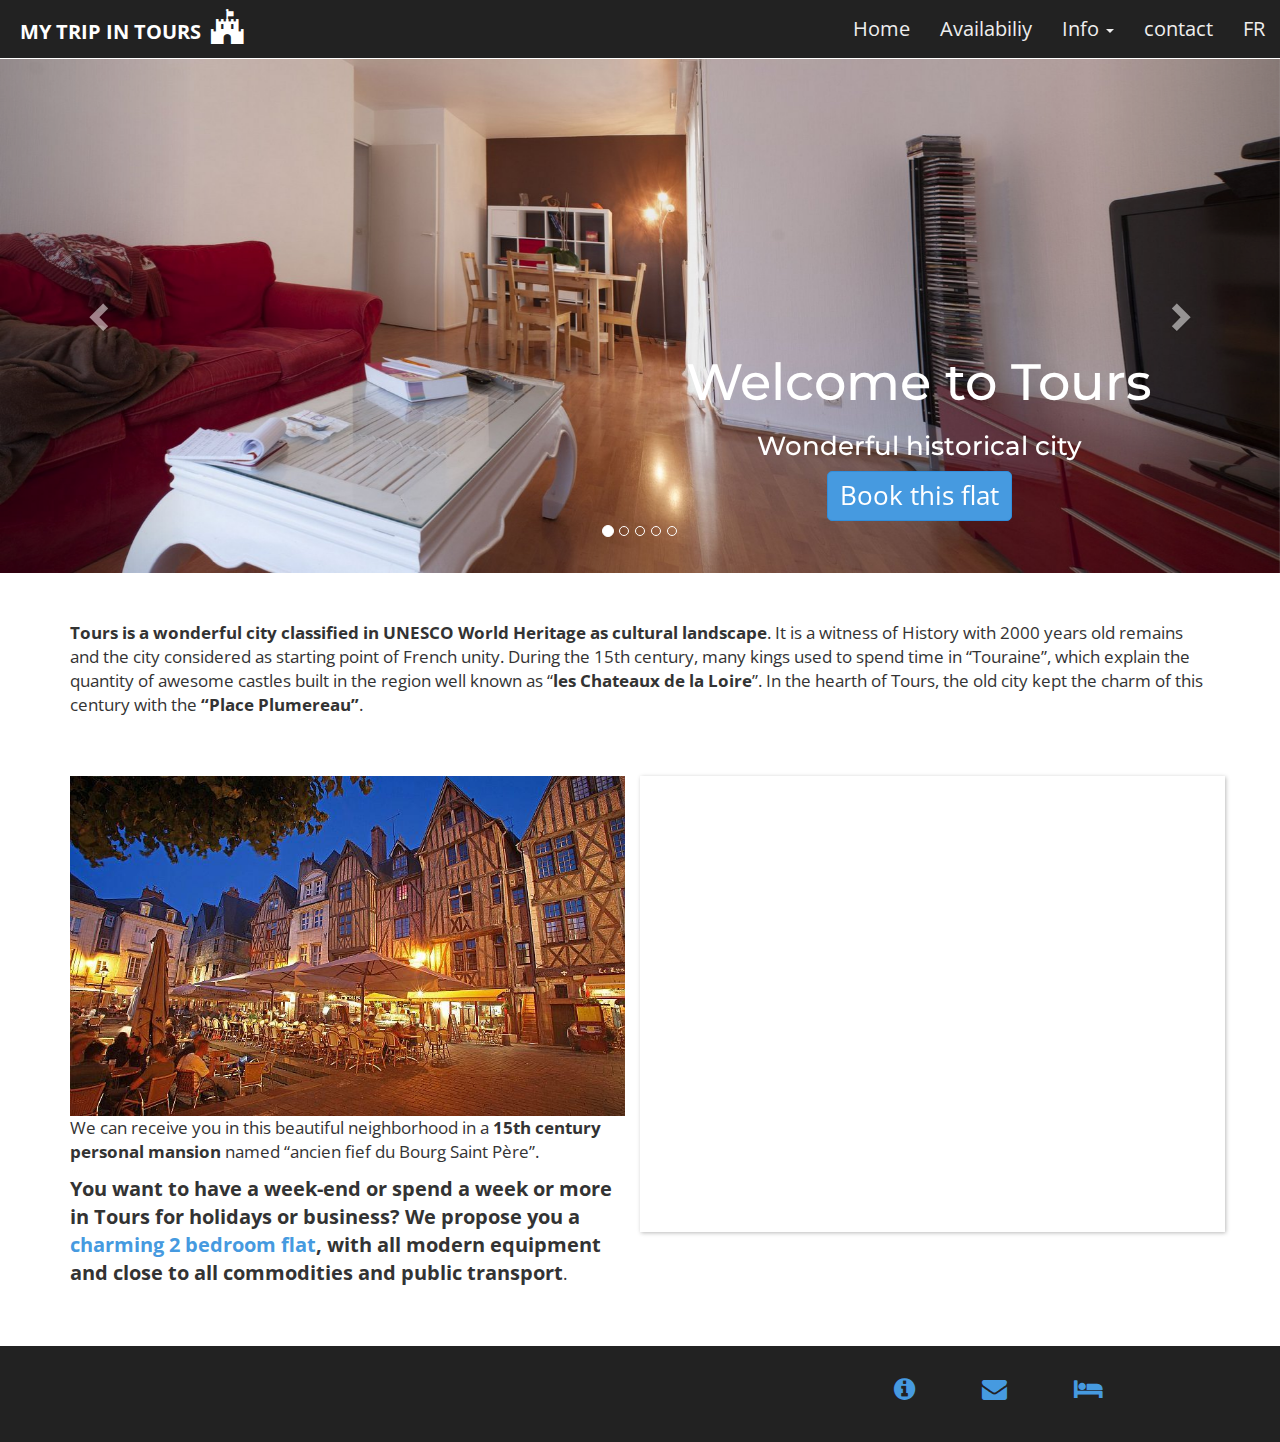
<file: index.html>
<!doctype html>
<html>
  <head>
    <meta charset="utf-8">

    <!-- Always force latest IE rendering engine or request Chrome Frame -->
    <meta content="IE=edge,chrome=1" http-equiv="X-UA-Compatible">
    
    <!-- For Bootstrap responsiveness -->
    <meta http-equiv="X-UA-Compatible" content="IE=edge">
    <meta name="viewport" content="width=device-width, initial-scale=1">

    <!-- Use title if it's in the page YAML frontmatter -->
    <title>Mytripintours</title>


    <link href="stylesheets/all.css" rel="stylesheet" />
    <script src="javascripts/all.js"></script>
    
    <!-- HTML5 Shim and Respond.js IE8 support of HTML5 elements and media queries -->
    <!-- Leave those next 4 lines if you care about users using IE8 -->
    <!--[if lt IE 9]>
      <script src="https://oss.maxcdn.com/html5shiv/3.7.2/html5shiv.min.js"></script>
      <script src="https://oss.maxcdn.com/respond/1.4.2/respond.min.js"></script>
    <![endif]-->
  </head>

  <body class="index">

    <nav class="navbar navbar-default navbar-fixed-top navbar-transparent">
      <div class="container-fluid">
        <!-- Brand and toggle get grouped for better mobile display -->
        <div class="navbar-header">
          <button type="button" class="navbar-toggle collapsed" data-toggle="collapse" data-target="#bs-example-navbar-collapse-1" aria-expanded="false">
            <span class="sr-only">Toggle navigation</span>
            <span class="icon-bar"></span>
            <span class="icon-bar"></span>
            <span class="icon-bar"></span>
          </button>
          
			<a class="navbar-brand list-inline no-padding hidden-xs" href="index.html">            
				<ul class="brand-padding no-margin">
			      <li class="logo">MY TRIP IN TOURS</li>
			      <li><i class="fa fa-fort-awesome castle"></i></li>
			    </ul>
			</a>
			<a class="navbar-brand list-inline no-padding hidden-sm hidden-md hidden-lg" href="index.html">            
				<ul class="brand-padding2 no-margin">
			      <li class="logo2">MY TRIP IN TOURS</li>
			      <li><i class="fa fa-fort-awesome castle2"></i></li>
			    </ul>
			</a>        
		</div>

        <!-- Collect the nav links, forms, and other content for toggling -->
        <div class="collapse navbar-collapse" id="bs-example-navbar-collapse-1">

          <ul class="nav navbar-nav navbar-right">            

            <li><a href="index.html">Home</a></li>
            <li><a href="availability.html">Availabiliy</a></li>
            <!--li class="dropdown">
              <a href="#" class="dropdown-toggle" data-toggle="dropdown" role="button" aria-haspopup="true" aria-expanded="false">Availabiliy <span class="caret"></span></a>
              <ul class="dropdown-menu">
                <li><a href="#">Romantic 1 beeroom flat</a></li>
                <li><a href="#">Modern 2 bedrooms flat</a></li>               
                <li role="separator" class="divider"></li>
                <li><a href="#">Testimonials</a></li>
              </ul>
            </li-->
            <li class="dropdown">
              <a href="#" class="dropdown-toggle" data-toggle="dropdown" role="button" aria-haspopup="true" aria-expanded="false">Info <span class="caret"></span></a>
              <ul class="dropdown-menu">
                <li><a href="getthere.html">How to get there?</a></li>
                <li><a href="whattodo.html">What to do in Tours?</a></li>              
              </ul>
            </li>
            <!--li class="dropdown">
              <a href="#" class="dropdown-toggle" data-toggle="dropdown" role="button" aria-haspopup="true" aria-expanded="false">EN <span class="caret"></span></a>
              <ul class="dropdown-menu">
                <li><a href="./">FR</a></li>            
              </ul>
            </li-->
            <li><a href="contact.html">contact</a></li>
            <li><a href="accueil.html">FR</a></li>  
          </ul>
        </div><!-- /.navbar-collapse -->
      </div><!-- /.container-fluid -->
    </nav>

    	<div class="spacer"></div>

		<div id="myCarousel" class="carousel slide hidden-xs" data-ride="carousel">
		  <!-- Indicators -->
		  <ol class="carousel-indicators">
		    <li data-target="#myCarousel" data-slide-to="0" class="active"></li>
		    <li data-target="#myCarousel" data-slide-to="1"></li>
		    <li data-target="#myCarousel" data-slide-to="2"></li> 
		    <li data-target="#myCarousel" data-slide-to="3"></li> 
		    <li data-target="#myCarousel" data-slide-to="4"></li>       
		  </ol>

		  <!-- Wrapper for slides -->
		  <div class="carousel-inner" role="listbox">
		    <div class="item active">
		      <img src="images/16_9_01.jpg" />
		    </div>

		    <div class="item">
		      <img src="images/16_9_02.jpg" />
		    </div>		  

		    <div class="item">
		      <img src="images/16_9_03.jpg" />
		    </div>		  

		    <div class="item">
		      <img src="images/16_9_04.jpg" />
		    </div>		  

		    <div class="item">
		      <img src="images/16_9_05.jpg" />
		    </div>		  

		    
		  </div>

		  <!-- Left and right controls -->
		  <a class="left carousel-control" href="#myCarousel" role="button" data-slide="prev">
		    <span class="glyphicon glyphicon-chevron-left" aria-hidden="true"></span>
		    <span class="sr-only">Previous</span>
		  </a>
		  <a class="right carousel-control" href="#myCarousel" role="button" data-slide="next">
		    <span class="glyphicon glyphicon-chevron-right" aria-hidden="true"></span>
		    <span class="sr-only">Next</span>
		  </a>
		
			<div id="wrapper">		
				<h1>Welcome to Tours</h1>
				<h2>Wonderful historical city</h2>
				<button type="button" class="btn btn-primary resa">Book this flat</button>
			</div>
		</div>

		<div id="myCarousel2" class="carousel slide hidden-sm hidden-md hidden-lg" data-ride="carousel">
		  <!-- Indicators -->
		  <ol class="carousel-indicators">
		    <li data-target="#myCarousel2" data-slide-to="0" class="active"></li>
		    <li data-target="#myCarousel2" data-slide-to="1"></li>
		    <li data-target="#myCarousel2" data-slide-to="2"></li> 
		    <li data-target="#myCarousel2" data-slide-to="3"></li> 
		    <li data-target="#myCarousel2" data-slide-to="4"></li>       
		  </ol>

		  <!-- Wrapper for slides -->
		  <div class="carousel-inner" role="listbox">
		    <div class="item active">
		      <img src="images/16_9_1.jpg" />
		    </div>

		    <div class="item">
		      <img src="images/16_9_2.jpg" />
		    </div>		  

		    <div class="item">
		      <img src="images/16_9_3.jpg" />
		    </div>		  

		    <div class="item">
		      <img src="images/16_9_4.jpg" />
		    </div>		  

		    <div class="item">
		      <img src="images/16_9_5.jpg" />
		    </div>		  

		    
		  </div>

		  <!-- Left and right controls -->
		  <a class="left carousel-control" href="#myCarousel2" role="button" data-slide="prev">
		    <span class="glyphicon glyphicon-chevron-left" aria-hidden="true"></span>
		    <span class="sr-only">Previous</span>
		  </a>
		  <a class="right carousel-control" href="#myCarousel2" role="button" data-slide="next">
		    <span class="glyphicon glyphicon-chevron-right" aria-hidden="true"></span>
		    <span class="sr-only">Next</span>
		  </a>
		
			<div id="wrapper2">		
				<h1>Welcome to Tours</h1>
				<button type="button" class="btn btn-primary resa2">Book this flat</button>
			</div>
		</div>

		<div>	
			<!--div class="container no-padding no-margin"-->
		<div class="spacer"></div>

		<div class="container">
			<div class="row">
			  <div class="col-sm-12 col-md-12 descrip">
			  	<p>
			  		<span style="font-weight: bold">Tours is a wonderful city classified in UNESCO World Heritage as cultural landscape</span>. It is a witness of History with 2000 years old remains and the city considered as starting point of French unity. During the 15th century, many kings used to spend time in “Touraine”, which explain the quantity of awesome castles built in the region well known as “<span style="font-weight: bold">les Chateaux de la Loire</span>”. In the hearth of Tours, the old city kept the charm of this century with the <span style="font-weight: bold">“Place Plumereau”</span>.
			  	</p>
			  </div>
			</div>
		</div>
		
		<div class="spacer"></div>

		<div class="container">
			<div class="row">

			   <div class="col-sm-12 col-md-6 descrip">
			  	 <img src="images/place_plumereau.jpg" alt="Vieux Tours" class="img-responsive">
			  	 <p>
			  	 We can receive you in this beautiful neighborhood in a <span style="font-weight: bold">15th century personal mansion</span> named “ancien fief du Bourg Saint Père”.
			  	 </p>
			  	 <p>
			  	 <span style="font-weight: bold; font-size: 20px">You want to have a week-end or spend a week or more in Tours for holidays or business? We propose you a <a href="availability.html">charming 2 bedroom flat</a>, with all modern equipment and close to all commodities and public transport</span>.
			  	 </p>

			   </div>


			   <div class="col-sm-12 col-md-6 descrip ombre no-padding">
			  	  <iframe src="https://www.google.com/maps/embed?pb=!1m18!1m12!1m3!1d2700.8762848255533!2d0.6787410156231786!3d47.39484667917121!2m3!1f0!2f0!3f0!3m2!1i1024!2i768!4f13.1!3m3!1m2!1s0x47fcd5bb97a571c9%3A0x4384332615873666!2s4+Rue+du+M%C3%BBrier%2C+37000+Tours!5e0!3m2!1sfr!2sfr!4v1458243309261" width="100%" height="450" frameborder="0" style="border:0" padding="15px" allowfullscreen></iframe>
			   </div>
			</div>
		</div>

		<div class="spacer"></div>

		<div class="footer list-inline">
			<div class="container">
				<div class="row">
				   <div class="col-md-7 hidden-xs">
				  
				   	</div>
				   	<div class="col-md-5 hidden-xs">
				   		<ul>
				   			<li style="padding-left: 30px; padding-right: 30px;"><a href="availability.html"><i class="fa fa-info-circle"></i></a></li>
				   			<li style="padding-left: 30px; padding-right: 30px;"><a href="contact.html"><i class="fa fa-envelope"></i></li>
				   			<li style="padding-left: 30px; padding-right: 30px;"><a href="#"><i class="fa fa-bed"></i></a></li>
				   		</ul>				   	
				   	</div>

					<div class="col-md-12 hidden-sm hidden-md hidden-lg">
						<ul>
							<li><a href="availability.html"><i class="fa fa-info-circle"></i></a></li>
							<li><a href="contact.html"><i class="fa fa-envelope"></i></li>
							<li><a href="#"><i class="fa fa-bed"></i></a></li>
						</ul>
					</div>
				</div>
			</div>	
		</div>
  	
  	<script>

    $('.carousel').carousel({
        interval: 4000 //changes the speed
    })
    </script>



  </body>
</html>
</file>
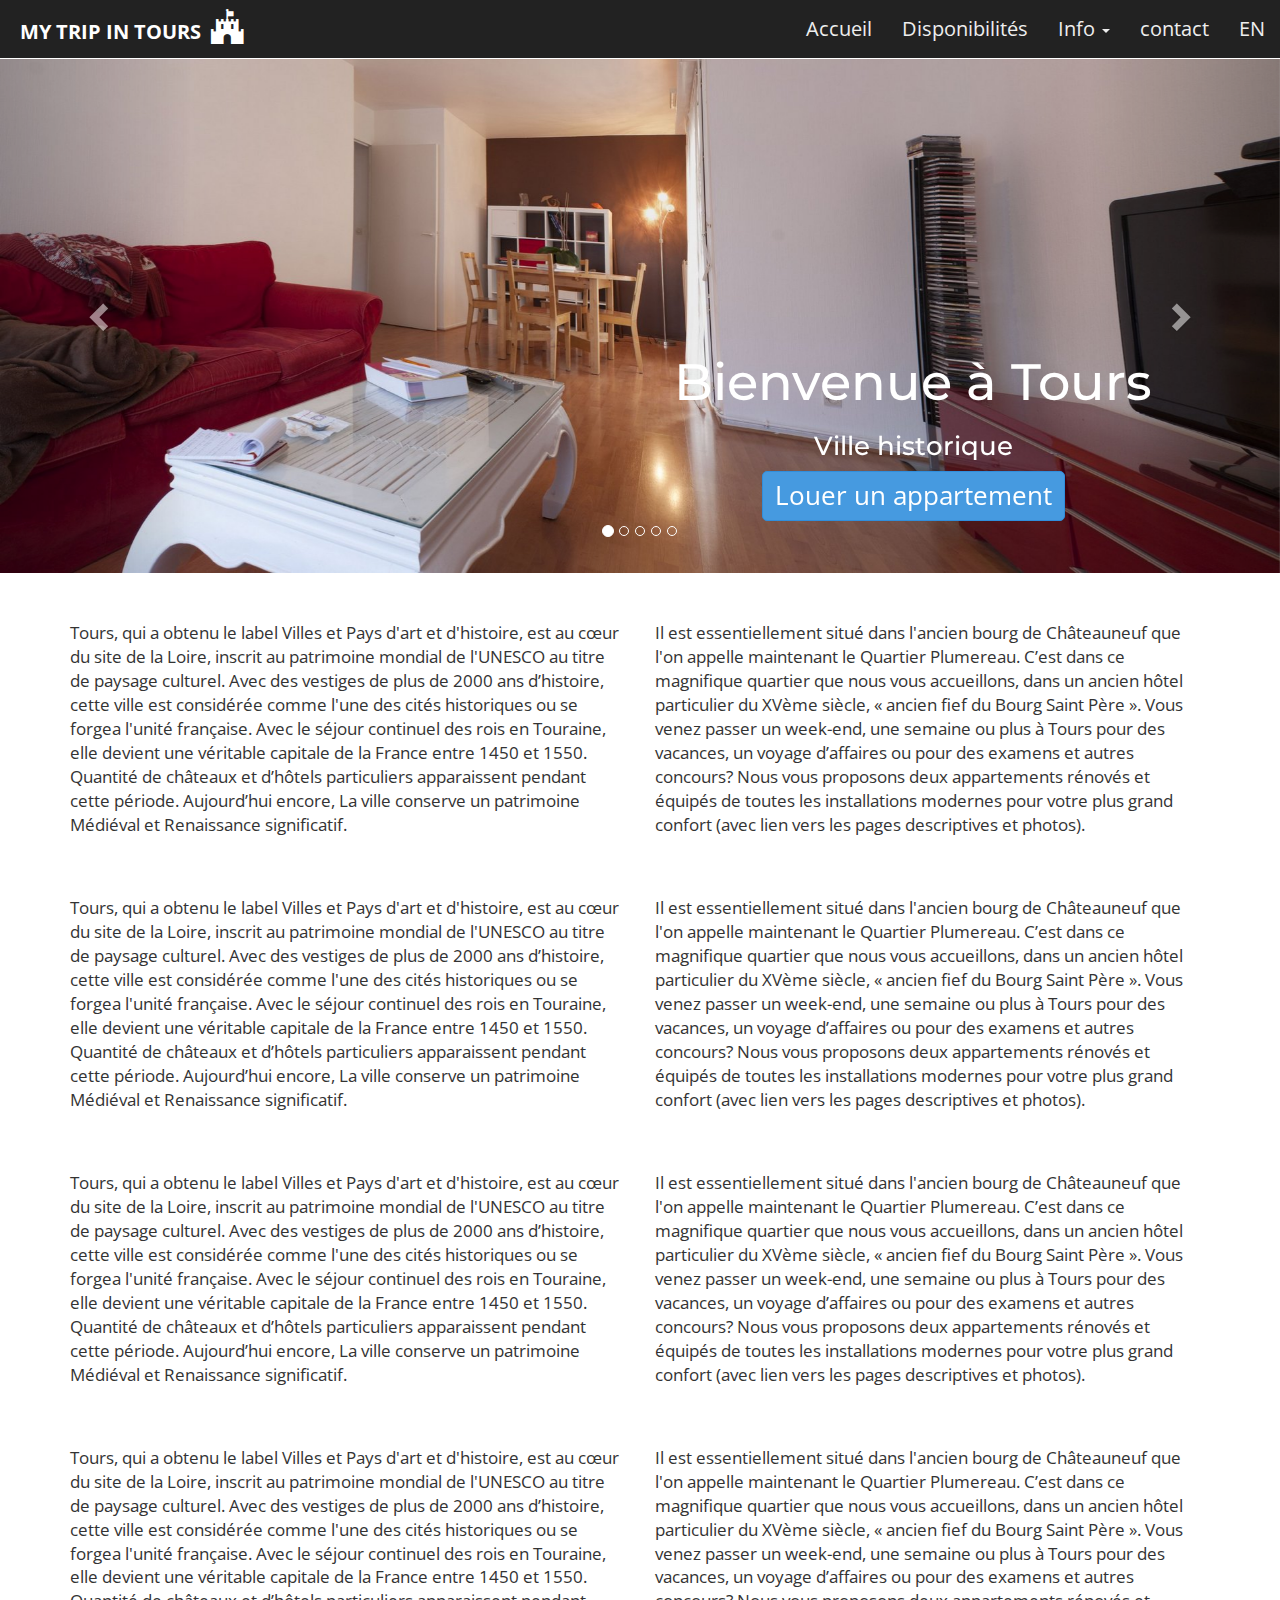
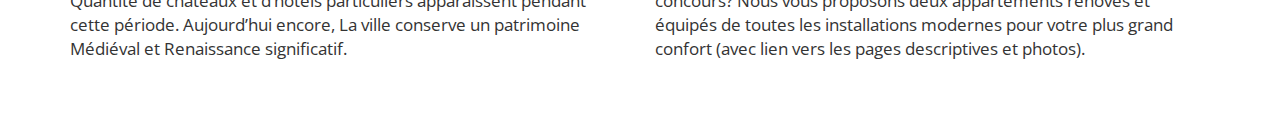
<file: accueil - Copie.html>
<!doctype html>
<html>
  <head>
    <meta charset="utf-8">

    <!-- Always force latest IE rendering engine or request Chrome Frame -->
    <meta content="IE=edge,chrome=1" http-equiv="X-UA-Compatible">
    
    <!-- For Bootstrap responsiveness -->
    <meta http-equiv="X-UA-Compatible" content="IE=edge">
    <meta name="viewport" content="width=device-width, initial-scale=1">

    <!-- Use title if it's in the page YAML frontmatter -->
    <title>Mytripintours</title>


    <link href="stylesheets/all.css" rel="stylesheet" />
    <script src="javascripts/all.js"></script>
    
    <!-- HTML5 Shim and Respond.js IE8 support of HTML5 elements and media queries -->
    <!-- Leave those next 4 lines if you care about users using IE8 -->
    <!--[if lt IE 9]>
      <script src="https://oss.maxcdn.com/html5shiv/3.7.2/html5shiv.min.js"></script>
      <script src="https://oss.maxcdn.com/respond/1.4.2/respond.min.js"></script>
    <![endif]-->
  </head>

  <body class="index">

    <nav class="navbar navbar-default navbar-fixed-top navbar-transparent">
      <div class="container-fluid">
        <!-- Brand and toggle get grouped for better mobile display -->
        <div class="navbar-header">
          <button type="button" class="navbar-toggle collapsed" data-toggle="collapse" data-target="#bs-example-navbar-collapse-1" aria-expanded="false">
            <span class="sr-only">Toggle navigation</span>
            <span class="icon-bar"></span>
            <span class="icon-bar"></span>
            <span class="icon-bar"></span>
          </button>
          
<a class="navbar-brand list-inline no-padding hidden-xs" href="index.html">            <ul class="brand-padding no-margin">
              <li class="logo">MY TRIP IN TOURS</li>
              <li><i class="fa fa-fort-awesome castle"></i></li>
            </ul>
</a>
<a class="navbar-brand list-inline no-padding hidden-sm hidden-md hidden-lg" href="index.html">            <ul class="brand-padding2 no-margin">
              <li class="logo2">MY TRIP IN TOURS</li>
              <li><i class="fa fa-fort-awesome castle2"></i></li>
            </ul>
</a>        </div>

        <!-- Collect the nav links, forms, and other content for toggling -->
        <div class="collapse navbar-collapse" id="bs-example-navbar-collapse-1">

          <ul class="nav navbar-nav navbar-right">            

            <li><a href="Accueil.html">Accueil</a></li>
            <li><a href="availability.html">Disponibilités</a></li>
            <!--li class="dropdown">
              <a href="#" class="dropdown-toggle" data-toggle="dropdown" role="button" aria-haspopup="true" aria-expanded="false">Availabiliy <span class="caret"></span></a>
              <ul class="dropdown-menu">
                <li><a href="#">Romantic 1 beeroom flat</a></li>
                <li><a href="#">Modern 2 bedrooms flat</a></li>               
                <li role="separator" class="divider"></li>
                <li><a href="#">Testimonials</a></li>
              </ul>
            </li-->
            <li class="dropdown">
              <a href="#" class="dropdown-toggle" data-toggle="dropdown" role="button" aria-haspopup="true" aria-expanded="false">Info <span class="caret"></span></a>
              <ul class="dropdown-menu">
                <li><a href="getthere.html">Comment y aller?</a></li>
                <li><a href="whattodo.html">Que faire à Tours?</a></li>              
              </ul>
            </li>
            <!--li class="dropdown">
              <a href="#" class="dropdown-toggle" data-toggle="dropdown" role="button" aria-haspopup="true" aria-expanded="false">EN <span class="caret"></span></a>
              <ul class="dropdown-menu">
                <li><a href="./">FR</a></li>            
              </ul>
            </li-->
            <li><a href="contact.html">contact</a></li>
            <li><a href="index.html">EN</a></li>
            <li class="dropdown">

          </ul>
        </div><!-- /.navbar-collapse -->
      </div><!-- /.container-fluid -->
    </nav>

    

    		<div class="spacer"></div>

		<div id="myCarousel" class="carousel slide hidden-xs" data-ride="carousel">
		  <!-- Indicators -->
		  <ol class="carousel-indicators">
		    <li data-target="#myCarousel" data-slide-to="0" class="active"></li>
		    <li data-target="#myCarousel" data-slide-to="1"></li>
		    <li data-target="#myCarousel" data-slide-to="2"></li> 
		    <li data-target="#myCarousel" data-slide-to="3"></li> 
		    <li data-target="#myCarousel" data-slide-to="4"></li>       
		  </ol>

		  <!-- Wrapper for slides -->
		  <div class="carousel-inner" role="listbox">
		    <div class="item active">
		      <img src="images/16_9_01.jpg" />
		    </div>

		    <div class="item">
		      <img src="images/16_9_02.jpg" />
		    </div>		  

		    <div class="item">
		      <img src="images/16_9_03.jpg" />
		    </div>		  

		    <div class="item">
		      <img src="images/16_9_04.jpg" />
		    </div>		  

		    <div class="item">
		      <img src="images/16_9_05.jpg" />
		    </div>		  

		    
		  </div>

		  <!-- Left and right controls -->
		  <a class="left carousel-control" href="#myCarousel" role="button" data-slide="prev">
		    <span class="glyphicon glyphicon-chevron-left" aria-hidden="true"></span>
		    <span class="sr-only">Previous</span>
		  </a>
		  <a class="right carousel-control" href="#myCarousel" role="button" data-slide="next">
		    <span class="glyphicon glyphicon-chevron-right" aria-hidden="true"></span>
		    <span class="sr-only">Next</span>
		  </a>
		
			<div id="wrapper">		
				<h1>Bienvenue à Tours</h1>
				<h2>Ville historique</h2>
				<button type="button" class="btn btn-primary resa">Louer un appartement</button>
			</div>
		</div>

		<div id="myCarousel" class="carousel slide hidden-sm hidden-md hidden-lg" data-ride="carousel">
		  <!-- Indicators -->
		  <ol class="carousel-indicators">
		    <li data-target="#myCarousel" data-slide-to="0" class="active"></li>
		    <li data-target="#myCarousel" data-slide-to="1"></li>
		    <li data-target="#myCarousel" data-slide-to="2"></li> 
		    <li data-target="#myCarousel" data-slide-to="3"></li> 
		    <li data-target="#myCarousel" data-slide-to="4"></li>       
		  </ol>

		  <!-- Wrapper for slides -->
		  <div class="carousel-inner" role="listbox">
		    <div class="item active">
		      <img src="images/16_9_1.jpg" />
		    </div>

		    <div class="item">
		      <img src="images/16_9_2.jpg" />
		    </div>		  

		    <div class="item">
		      <img src="images/16_9_3.jpg" />
		    </div>		  

		    <div class="item">
		      <img src="images/16_9_4.jpg" />
		    </div>		  

		    <div class="item">
		      <img src="images/16_9_5.jpg" />
		    </div>		  

		    
		  </div>

		  <!-- Left and right controls -->
		  <a class="left carousel-control" href="#myCarousel" role="button" data-slide="prev">
		    <span class="glyphicon glyphicon-chevron-left" aria-hidden="true"></span>
		    <span class="sr-only">Previous</span>
		  </a>
		  <a class="right carousel-control" href="#myCarousel" role="button" data-slide="next">
		    <span class="glyphicon glyphicon-chevron-right" aria-hidden="true"></span>
		    <span class="sr-only">Next</span>
		  </a>
		
			<div id="wrapper2">		
				<h1>Bienvenue à Tours</h1>
				<button type="button" class="btn btn-primary resa2">Louer un appartement</button>
			</div>
		</div>

		<div>	
			<!--div class="container no-padding no-margin"-->
		<div class="spacer"></div>

		<div class="container">
			<div class="row">
			  <div class="col-sm-12 col-md-6 descrip">
			  	<p>
			  		Tours, qui a obtenu le label Villes et Pays d'art et d'histoire, est au cœur du site de la Loire, inscrit au patrimoine mondial de l'UNESCO au titre de paysage culturel. Avec des vestiges de plus de 2000 ans d’histoire, cette ville est considérée comme l'une des cités historiques ou se forgea l'unité française. 
					Avec le séjour continuel des rois en Touraine, elle devient une véritable capitale de la France entre 1450 et 1550. Quantité de châteaux et d’hôtels particuliers apparaissent pendant cette période.
					Aujourd’hui encore, La ville conserve un patrimoine Médiéval et Renaissance significatif. 
			  	</p>
			  </div>
			    <div class="col-sm-12 col-md-6 descrip">
			    	<p>
			    	Il est essentiellement situé dans l'ancien bourg de Châteauneuf que l'on appelle maintenant le Quartier Plumereau. 
					C’est dans ce magnifique quartier que nous vous accueillons, dans un ancien hôtel particulier du XVème siècle, « ancien fief du Bourg Saint Père ».
			  		Vous venez passer un week-end, une semaine ou plus à Tours pour des vacances, un voyage d’affaires ou pour des examens et autres concours? Nous vous proposons deux appartements rénovés et équipés de toutes les installations modernes pour votre plus grand confort (avec lien vers les pages descriptives et photos).
			    	</p>
			    </div>
			</div>
		</div>

		<div class="spacer"></div>

				<div class="container">
			<div class="row">
			  <div class="col-sm-12 col-md-6 descrip">
			  	<p>
			  		Tours, qui a obtenu le label Villes et Pays d'art et d'histoire, est au cœur du site de la Loire, inscrit au patrimoine mondial de l'UNESCO au titre de paysage culturel. Avec des vestiges de plus de 2000 ans d’histoire, cette ville est considérée comme l'une des cités historiques ou se forgea l'unité française. 
					Avec le séjour continuel des rois en Touraine, elle devient une véritable capitale de la France entre 1450 et 1550. Quantité de châteaux et d’hôtels particuliers apparaissent pendant cette période.
					Aujourd’hui encore, La ville conserve un patrimoine Médiéval et Renaissance significatif. 
			  	</p>
			  </div>
			    <div class="col-sm-12 col-md-6 descrip">
			    	<p>
			    	Il est essentiellement situé dans l'ancien bourg de Châteauneuf que l'on appelle maintenant le Quartier Plumereau. 
					C’est dans ce magnifique quartier que nous vous accueillons, dans un ancien hôtel particulier du XVème siècle, « ancien fief du Bourg Saint Père ».
			  		Vous venez passer un week-end, une semaine ou plus à Tours pour des vacances, un voyage d’affaires ou pour des examens et autres concours? Nous vous proposons deux appartements rénovés et équipés de toutes les installations modernes pour votre plus grand confort (avec lien vers les pages descriptives et photos).
			    	</p>
			    </div>


			</div>
		</div>

		<div class="spacer"></div>

				<div class="container">
			<div class="row">
			  <div class="col-sm-12 col-md-6 descrip">
			  	<p>
			  		Tours, qui a obtenu le label Villes et Pays d'art et d'histoire, est au cœur du site de la Loire, inscrit au patrimoine mondial de l'UNESCO au titre de paysage culturel. Avec des vestiges de plus de 2000 ans d’histoire, cette ville est considérée comme l'une des cités historiques ou se forgea l'unité française. 
					Avec le séjour continuel des rois en Touraine, elle devient une véritable capitale de la France entre 1450 et 1550. Quantité de châteaux et d’hôtels particuliers apparaissent pendant cette période.
					Aujourd’hui encore, La ville conserve un patrimoine Médiéval et Renaissance significatif. 
			  	</p>
			  </div>
			    <div class="col-sm-12 col-md-6 descrip">
			    	<p>
			    	Il est essentiellement situé dans l'ancien bourg de Châteauneuf que l'on appelle maintenant le Quartier Plumereau. 
					C’est dans ce magnifique quartier que nous vous accueillons, dans un ancien hôtel particulier du XVème siècle, « ancien fief du Bourg Saint Père ».
			  		Vous venez passer un week-end, une semaine ou plus à Tours pour des vacances, un voyage d’affaires ou pour des examens et autres concours? Nous vous proposons deux appartements rénovés et équipés de toutes les installations modernes pour votre plus grand confort (avec lien vers les pages descriptives et photos).
			    	</p>
			    </div>


			</div>
		</div>

		<div class="spacer"></div>

				<div class="container">
			<div class="row">
			  <div class="col-sm-12 col-md-6 descrip">
			  	<p>
			  		Tours, qui a obtenu le label Villes et Pays d'art et d'histoire, est au cœur du site de la Loire, inscrit au patrimoine mondial de l'UNESCO au titre de paysage culturel. Avec des vestiges de plus de 2000 ans d’histoire, cette ville est considérée comme l'une des cités historiques ou se forgea l'unité française. 
					Avec le séjour continuel des rois en Touraine, elle devient une véritable capitale de la France entre 1450 et 1550. Quantité de châteaux et d’hôtels particuliers apparaissent pendant cette période.
					Aujourd’hui encore, La ville conserve un patrimoine Médiéval et Renaissance significatif. 
			  	</p>
			  </div>
			    <div class="col-sm-12 col-md-6 descrip">
			    	<p>
			    	Il est essentiellement situé dans l'ancien bourg de Châteauneuf que l'on appelle maintenant le Quartier Plumereau. 
					C’est dans ce magnifique quartier que nous vous accueillons, dans un ancien hôtel particulier du XVème siècle, « ancien fief du Bourg Saint Père ».
			  		Vous venez passer un week-end, une semaine ou plus à Tours pour des vacances, un voyage d’affaires ou pour des examens et autres concours? Nous vous proposons deux appartements rénovés et équipés de toutes les installations modernes pour votre plus grand confort (avec lien vers les pages descriptives et photos).
			    	</p>
			    </div>

			</div>
		</div>

		<div class="spacer"></div>

  	
  	<script>
    $('.carousel').carousel({
        interval: 4000 //changes the speed
    })
    </script>



  </body>
</html>
</file>
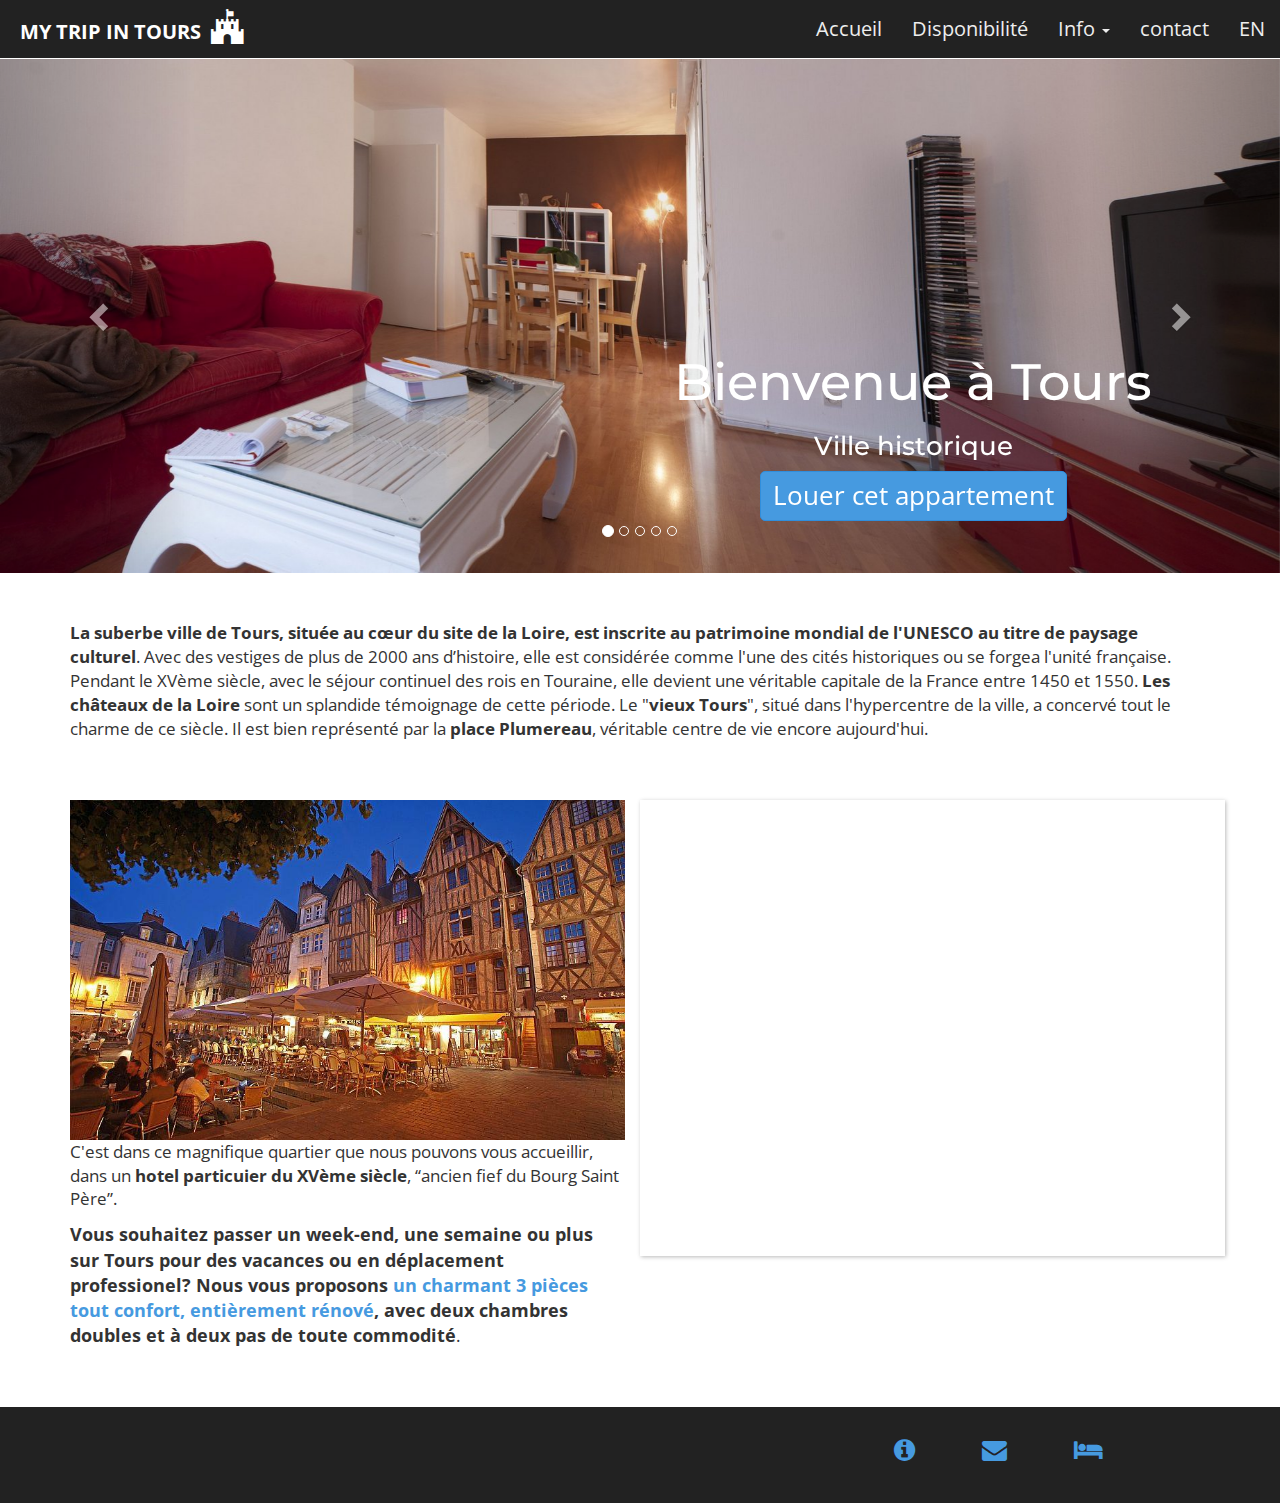
<file: accueil.html>
<!doctype html>
<html>
  <head>
    <meta charset="utf-8">

    <!-- Always force latest IE rendering engine or request Chrome Frame -->
    <meta content="IE=edge,chrome=1" http-equiv="X-UA-Compatible">
    
    <!-- For Bootstrap responsiveness -->
    <meta http-equiv="X-UA-Compatible" content="IE=edge">
    <meta name="viewport" content="width=device-width, initial-scale=1">

    <!-- Use title if it's in the page YAML frontmatter -->
    <title>Mytripintours</title>


    <link href="stylesheets/all.css" rel="stylesheet" />
    <script src="javascripts/all.js"></script>
    
    <!-- HTML5 Shim and Respond.js IE8 support of HTML5 elements and media queries -->
    <!-- Leave those next 4 lines if you care about users using IE8 -->
    <!--[if lt IE 9]>
      <script src="https://oss.maxcdn.com/html5shiv/3.7.2/html5shiv.min.js"></script>
      <script src="https://oss.maxcdn.com/respond/1.4.2/respond.min.js"></script>
    <![endif]-->
  </head>

  <body class="accueil">

    <nav class="navbar navbar-default navbar-fixed-top navbar-transparent">
      <div class="container-fluid">
        <!-- Brand and toggle get grouped for better mobile display -->
        <div class="navbar-header">
          <button type="button" class="navbar-toggle collapsed" data-toggle="collapse" data-target="#bs-example-navbar-collapse-1" aria-expanded="false">
            <span class="sr-only">Toggle navigation</span>
            <span class="icon-bar"></span>
            <span class="icon-bar"></span>
            <span class="icon-bar"></span>
          </button>
          
			<a class="navbar-brand list-inline no-padding hidden-xs" href="accueil.html">            
				<ul class="brand-padding no-margin">
			      <li class="logo">MY TRIP IN TOURS</li>
			      <li><i class="fa fa-fort-awesome castle"></i></li>
			    </ul>
			</a>
			<a class="navbar-brand list-inline no-padding hidden-sm hidden-md hidden-lg" href="accueil.html">            
				<ul class="brand-padding2 no-margin">
			      <li class="logo2">MY TRIP IN TOURS</li>
			      <li><i class="fa fa-fort-awesome castle2"></i></li>
			    </ul>
			</a>        
		</div>

        <!-- Collect the nav links, forms, and other content for toggling -->
        <div class="collapse navbar-collapse" id="bs-example-navbar-collapse-1">

        	<ul class="nav navbar-nav navbar-right">            
        	  <li><a href="accueil.html">Accueil</a></li>
        	  <li><a href="disponibilite.html">Disponibilité</a></li>
        	  <!--li class="dropdown">
        	    <a href="#" class="dropdown-toggle" data-toggle="dropdown" role="button" aria-haspopup="true" aria-expanded="false">Availabiliy <span class="caret"></span></a>
        	    <ul class="dropdown-menu">
        	      <li><a href="#">Romantic 1 beeroom flat</a></li>
        	      <li><a href="#">Modern 2 bedrooms flat</a></li>               
        	      <li role="separator" class="divider"></li>
        	      <li><a href="#">Testimonials</a></li>
        	    </ul>
        	  </li-->
        	  <li class="dropdown">
        	    <a href="#" class="dropdown-toggle" data-toggle="dropdown" role="button" aria-haspopup="true" aria-expanded="false">Info <span class="caret"></span></a>
        	    <ul class="dropdown-menu">
        	      <li><a href="syrendre.html">Comment s'y rendre?</a></li>
        	      <li><a href="quefaire.html">Que faire à Tours?</a></li>              
        	    </ul>
        	  </li>
        	  <!--li class="dropdown">
        	    <a href="#" class="dropdown-toggle" data-toggle="dropdown" role="button" aria-haspopup="true" aria-expanded="false">EN <span class="caret"></span></a>
        	    <ul class="dropdown-menu">
        	      <li><a href="./">FR</a></li>            
        	    </ul>
        	  </li-->
        	  <li><a href="contact_FR.html">contact</a></li>
        	  <li><a href="index.html">EN</a></li>  
        	</ul>
        </div><!-- /.navbar-collapse -->
      </div><!-- /.container-fluid -->
    </nav>

    	<div class="spacer"></div>

		<div id="myCarousel" class="carousel slide hidden-xs" data-ride="carousel">
		  <!-- Indicators -->
		  <ol class="carousel-indicators">
		    <li data-target="#myCarousel" data-slide-to="0" class="active"></li>
		    <li data-target="#myCarousel" data-slide-to="1"></li>
		    <li data-target="#myCarousel" data-slide-to="2"></li> 
		    <li data-target="#myCarousel" data-slide-to="3"></li> 
		    <li data-target="#myCarousel" data-slide-to="4"></li>       
		  </ol>

		  <!-- Wrapper for slides -->
		  <div class="carousel-inner" role="listbox">
		    <div class="item active">
		      <img src="images/16_9_01.jpg" />
		    </div>

		    <div class="item">
		      <img src="images/16_9_02.jpg" />
		    </div>		  

		    <div class="item">
		      <img src="images/16_9_03.jpg" />
		    </div>		  

		    <div class="item">
		      <img src="images/16_9_04.jpg" />
		    </div>		  

		    <div class="item">
		      <img src="images/16_9_05.jpg" />
		    </div>		  

		    
		  </div>

		  <!-- Left and right controls -->
		  <a class="left carousel-control" href="#myCarousel" role="button" data-slide="prev">
		    <span class="glyphicon glyphicon-chevron-left" aria-hidden="true"></span>
		    <span class="sr-only">Previous</span>
		  </a>
		  <a class="right carousel-control" href="#myCarousel" role="button" data-slide="next">
		    <span class="glyphicon glyphicon-chevron-right" aria-hidden="true"></span>
		    <span class="sr-only">Next</span>
		  </a>
		
			<div id="wrapper">		
				<h1>Bienvenue à Tours</h1>
				<h2>Ville historique</h2>
				<button type="button" class="btn btn-primary resa">Louer cet appartement</button>
			</div>
		</div>

		<div id="myCarousel2" class="carousel slide hidden-sm hidden-md hidden-lg" data-ride="carousel">
		  <!-- Indicators -->
		  <ol class="carousel-indicators">
		    <li data-target="#myCarousel2" data-slide-to="0" class="active"></li>
		    <li data-target="#myCarousel2" data-slide-to="1"></li>
		    <li data-target="#myCarousel2" data-slide-to="2"></li> 
		    <li data-target="#myCarousel2" data-slide-to="3"></li> 
		    <li data-target="#myCarousel2" data-slide-to="4"></li>       
		  </ol>

		  <!-- Wrapper for slides -->
		  <div class="carousel-inner" role="listbox">
		    <div class="item active">
		      <img src="images/16_9_1.jpg" />
		    </div>

		    <div class="item">
		      <img src="images/16_9_2.jpg" />
		    </div>		  

		    <div class="item">
		      <img src="images/16_9_3.jpg" />
		    </div>		  

		    <div class="item">
		      <img src="images/16_9_4.jpg" />
		    </div>		  

		    <div class="item">
		      <img src="images/16_9_5.jpg" />
		    </div>		  

		    
		  </div>

		  <!-- Left and right controls -->
		  <a class="left carousel-control" href="#myCarousel2" role="button" data-slide="prev">
		    <span class="glyphicon glyphicon-chevron-left" aria-hidden="true"></span>
		    <span class="sr-only">Previous</span>
		  </a>
		  <a class="right carousel-control" href="#myCarousel2" role="button" data-slide="next">
		    <span class="glyphicon glyphicon-chevron-right" aria-hidden="true"></span>
		    <span class="sr-only">Next</span>
		  </a>
		
			<div id="wrapper2">		
				<h1>Bienvenue à Tours</h1>
				<button type="button" class="btn btn-primary resa2">Louer cet appartement</button>
			</div>
		</div>

		<div>	
			<!--div class="container no-padding no-margin"-->
		<div class="spacer"></div>

		<div class="container">
			<div class="row">
			  <div class="col-sm-12 col-md-12 descrip">
			  	<p>
			  		<span style="font-weight: bold">La suberbe ville de Tours, située au cœur du site de la Loire, est inscrite au patrimoine mondial de l'UNESCO au titre de paysage culturel</span>. Avec des vestiges de plus de 2000 ans d’histoire, elle est considérée comme l'une des cités historiques ou se forgea l'unité française. Pendant le XVème siècle, avec le séjour continuel des rois en Touraine, elle devient une véritable capitale de la France entre 1450 et 1550. <span style="font-weight: bold">Les châteaux de la Loire</span> sont un splandide témoignage de cette période. 
			  		Le "<span style="font-weight: bold">vieux Tours</span>", situé dans l'hypercentre de la ville, a concervé tout le charme de ce siècle. Il est bien représenté par la <span style="font-weight: bold">place Plumereau</span>, véritable centre de vie encore aujourd'hui.
			  	</p>
			  </div>
			</div>
		</div>
		
		<div class="spacer"></div>

		<div class="container">
			<div class="row">

			   <div class="col-sm-12 col-md-6 descrip">
			  	 <img src="images/place_plumereau.jpg" alt="Vieux Tours" class="img-responsive">
			  	 <p>
			  	 C'est dans ce magnifique quartier que nous pouvons vous accueillir, dans un <span style="font-weight: bold"> hotel particuier du XVème siècle</span>, “ancien fief du Bourg Saint Père”.
			  	 </p>
			  	 <p>
			  	 <span style="font-weight: bold; font-size: 18px">Vous souhaitez passer un week-end, une semaine ou plus sur Tours pour des vacances ou en déplacement professionel? Nous vous proposons <a href="disponibilite.html"> un charmant 3 pièces tout confort, entièrement rénové</a>, avec deux chambres doubles et à deux pas de toute commodité</span>.
			  	 </p>

			   </div>


			   <div class="col-sm-12 col-md-6 descrip ombre no-padding">
			  	  <iframe src="https://www.google.com/maps/embed?pb=!1m18!1m12!1m3!1d2700.8762848255533!2d0.6787410156231786!3d47.39484667917121!2m3!1f0!2f0!3f0!3m2!1i1024!2i768!4f13.1!3m3!1m2!1s0x47fcd5bb97a571c9%3A0x4384332615873666!2s4+Rue+du+M%C3%BBrier%2C+37000+Tours!5e0!3m2!1sfr!2sfr!4v1458243309261" width="100%" height="450" frameborder="0" style="border:0" padding="15px" allowfullscreen></iframe>
			   </div>
			</div>
		</div>

		<div class="spacer"></div>

		<div class="footer list-inline">
			<div class="container">
				<div class="row">
				   <div class="col-md-7 hidden-xs">
				  
				   	</div>
				   	<div class="col-md-5 hidden-xs">
				   		<ul>
				   			<li style="padding-left: 30px; padding-right: 30px;"><a href="disponibilite.html"><i class="fa fa-info-circle"></i></a></li>
				   			<li style="padding-left: 30px; padding-right: 30px;"><a href="contact_FR.html"><i class="fa fa-envelope"></i></li>
				   			<li style="padding-left: 30px; padding-right: 30px;"><a href="#"><i class="fa fa-bed"></i></a></li>
				   		</ul>				   	
				   	</div>

					<div class="col-md-12 hidden-sm hidden-md hidden-lg">
						<ul>
							<li><a href="disponibilite.html"><i class="fa fa-info-circle"></i></a></li>
							<li><a href="contact_FR.html"><i class="fa fa-envelope"></i></li>
							<li><a href="#"><i class="fa fa-bed"></i></a></li>
						</ul>
					</div>
				</div>
			</div>	
		</div>
  	
  	<script>

    $('.carousel').carousel({
        interval: 4000 //changes the speed
    })
    </script>



  </body>
</html>
</file>
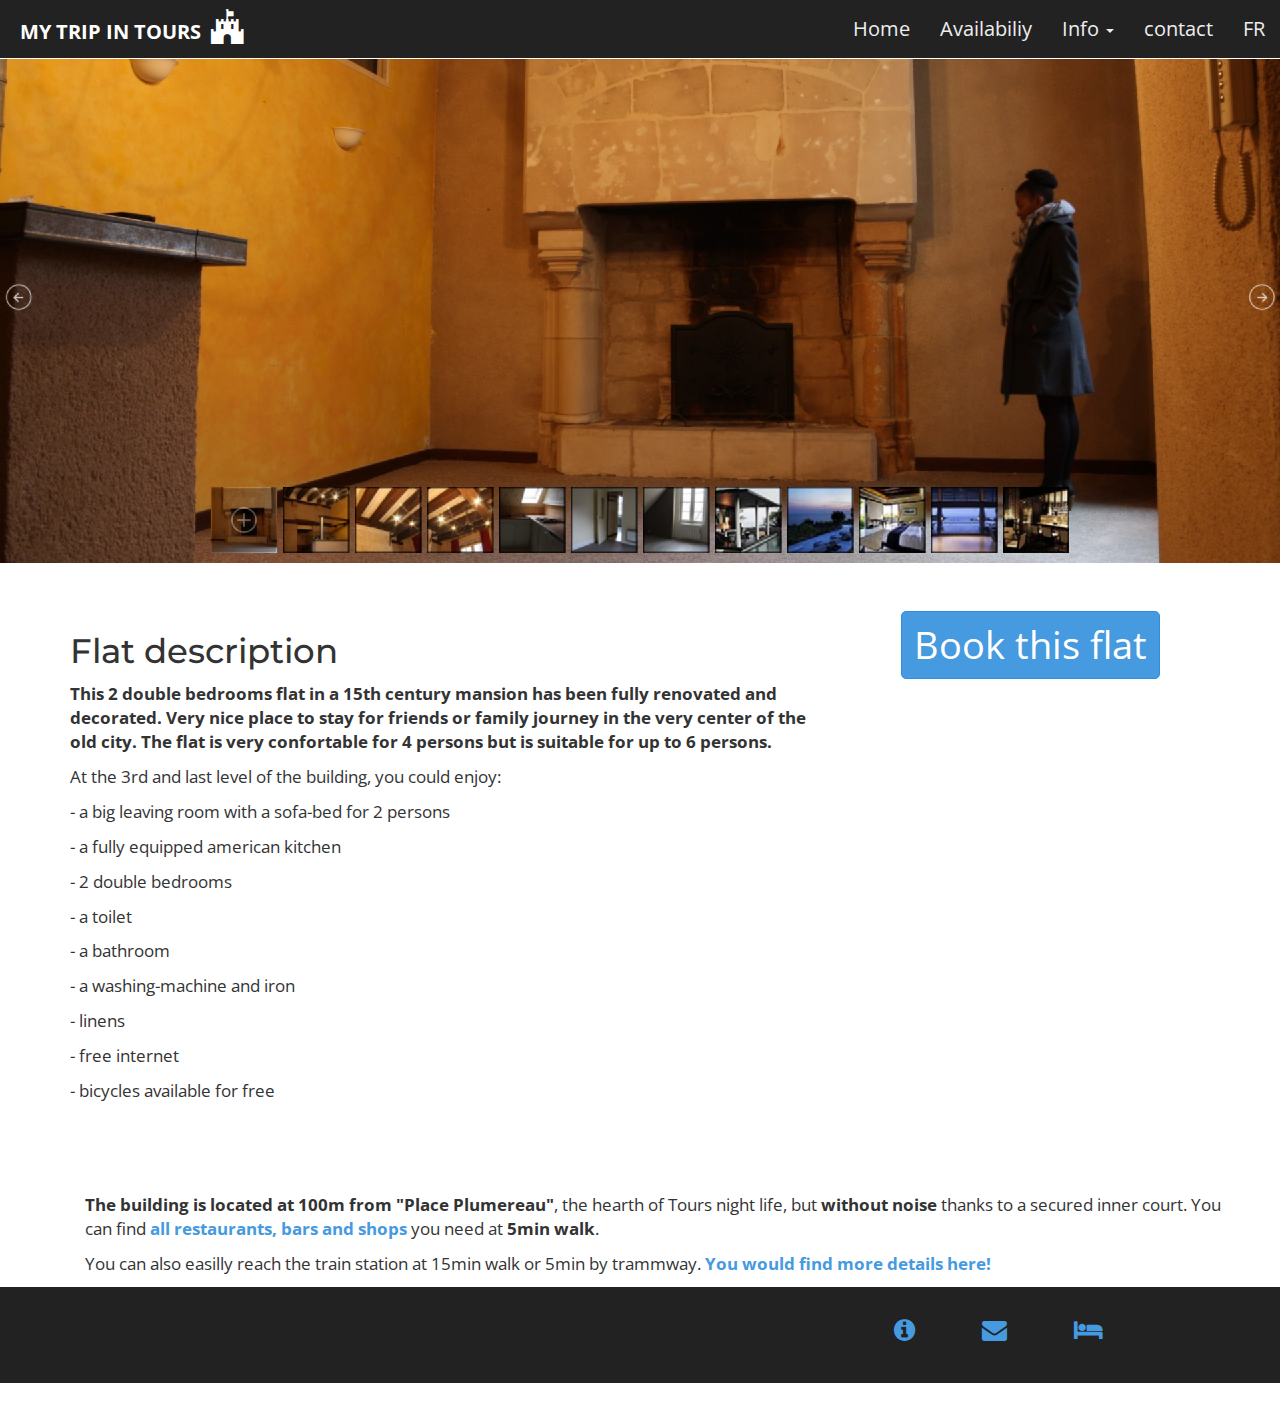
<file: availability - Copie.html>
<!doctype html>
<html>
  <head>
    <meta charset="utf-8">

    <!-- Always force latest IE rendering engine or request Chrome Frame -->
    <meta content="IE=edge,chrome=1" http-equiv="X-UA-Compatible">
    
    <!-- For Bootstrap responsiveness -->
    <meta http-equiv="X-UA-Compatible" content="IE=edge">
    <meta name="viewport" content="width=device-width, initial-scale=1">


    <!-- Use title if it's in the page YAML frontmatter -->
    <title>Availability</title>


    <link href="stylesheets/all.css" rel="stylesheet" />
    <script src="javascripts/all.js"></script>
    
    <!-- HTML5 Shim and Respond.js IE8 support of HTML5 elements and media queries -->
    <!-- Leave those next 4 lines if you care about users using IE8 -->
    <!--[if lt IE 9]>
      <script src="https://oss.maxcdn.com/html5shiv/3.7.2/html5shiv.min.js"></script>
      <script src="https://oss.maxcdn.com/respond/1.4.2/respond.min.js"></script>
    <![endif]-->
  </head>

  <body class="availability">

    <nav class="navbar navbar-default navbar-fixed-top navbar-transparent">
      <div class="container-fluid">
        <!-- Brand and toggle get grouped for better mobile display -->
        <div class="navbar-header">
          <button type="button" class="navbar-toggle collapsed" data-toggle="collapse" data-target="#bs-example-navbar-collapse-1" aria-expanded="false">
            <span class="sr-only">Toggle navigation</span>
            <span class="icon-bar"></span>
            <span class="icon-bar"></span>
            <span class="icon-bar"></span>
          </button>
          
      <a class="navbar-brand list-inline no-padding hidden-xs" href="index.html">            
        <ul class="brand-padding no-margin">
            <li class="logo">MY TRIP IN TOURS</li>
            <li><i class="fa fa-fort-awesome castle"></i></li>
          </ul>
      </a>
      <a class="navbar-brand list-inline no-padding hidden-sm hidden-md hidden-lg" href="index.html">            
        <ul class="brand-padding2 no-margin">
            <li class="logo2">MY TRIP IN TOURS</li>
            <li><i class="fa fa-fort-awesome castle2"></i></li>
          </ul>
      </a>        
    </div>

        <!-- Collect the nav links, forms, and other content for toggling -->
        <div class="collapse navbar-collapse" id="bs-example-navbar-collapse-1">

          <ul class="nav navbar-nav navbar-right">            

            <li><a href="index.html">Home</a></li>
            <li><a href="availability.html">Availabiliy</a></li>
            <!--li class="dropdown">
              <a href="#" class="dropdown-toggle" data-toggle="dropdown" role="button" aria-haspopup="true" aria-expanded="false">Availabiliy <span class="caret"></span></a>
              <ul class="dropdown-menu">
                <li><a href="#">Romantic 1 beeroom flat</a></li>
                <li><a href="#">Modern 2 bedrooms flat</a></li>               
                <li role="separator" class="divider"></li>
                <li><a href="#">Testimonials</a></li>
              </ul>
            </li-->
            <li class="dropdown">
              <a href="#" class="dropdown-toggle" data-toggle="dropdown" role="button" aria-haspopup="true" aria-expanded="false">Info <span class="caret"></span></a>
              <ul class="dropdown-menu">
                <li><a href="getthere.html">How to get there?</a></li>
                <li><a href="whattodo.html">What to do in Tours?</a></li>              
              </ul>
            </li>
            <!--li class="dropdown">
              <a href="#" class="dropdown-toggle" data-toggle="dropdown" role="button" aria-haspopup="true" aria-expanded="false">EN <span class="caret"></span></a>
              <ul class="dropdown-menu">
                <li><a href="./">FR</a></li>            
              </ul>
            </li-->
            <li><a href="contact.html">contact</a></li>
            <li><a href="accueil.html">FR</a></li>  
          </ul>
        </div><!-- /.navbar-collapse -->
      </div><!-- /.container-fluid -->
    </nav>

    

    <!--div class="spacer2"></div-->

	  <div class="album hidden-xs">

      <script>

      (function(g,h,c,j,e,l,k){/*! Jssor */
      new(function(){});var f={Bd:function(a){return-c.cos(a*c.PI)/2+.5},Jd:function(a){return a},Ce:function(a){return-a*(a-2)},De:function(a){return a*a*a},Ee:function(a){return(a-=1)*a*a+1}},d={l:f.Jd,m:f.De,Uc:f.Ee};var b=new function(){var d=this,Bb=/\S+/g,G=1,db=2,hb=3,gb=4,lb=5,H,r=0,i=0,s=0,W=0,z=0,J=navigator,pb=J.appName,o=J.userAgent,p=parseFloat;function zb(){if(!H){H={of:"ontouchstart"in g||"createTouch"in h};var a;if(J.pointerEnabled||(a=J.msPointerEnabled))H.qd=a?"msTouchAction":"touchAction"}return H}function v(j){if(!r){r=-1;if(pb=="Microsoft Internet Explorer"&&!!g.attachEvent&&!!g.ActiveXObject){var e=o.indexOf("MSIE");r=G;s=p(o.substring(e+5,o.indexOf(";",e)));/*@cc_on W=@_jscript_version@*/;i=h.documentMode||s}else if(pb=="Netscape"&&!!g.addEventListener){var d=o.indexOf("Firefox"),b=o.indexOf("Safari"),f=o.indexOf("Chrome"),c=o.indexOf("AppleWebKit");if(d>=0){r=db;i=p(o.substring(d+8))}else if(b>=0){var k=o.substring(0,b).lastIndexOf("/");r=f>=0?gb:hb;i=p(o.substring(k+1,b))}else{var a=/Trident\/.*rv:([0-9]{1,}[\.0-9]{0,})/i.exec(o);if(a){r=G;i=s=p(a[1])}}if(c>=0)z=p(o.substring(c+12))}else{var a=/(opera)(?:.*version|)[ \/]([\w.]+)/i.exec(o);if(a){r=lb;i=p(a[2])}}}return j==r}function q(){return v(G)}function R(){return q()&&(i<6||h.compatMode=="BackCompat")}function fb(){return v(hb)}function kb(){return v(lb)}function wb(){return fb()&&z>534&&z<535}function K(){v();return z>537||i>42||r==G&&i>=11}function P(){return q()&&i<9}function xb(a){var b,c;return function(f){if(!b){b=e;var d=a.substr(0,1).toUpperCase()+a.substr(1);n([a].concat(["WebKit","ms","Moz","O","webkit"]),function(g,e){var b=a;if(e)b=g+d;if(f.style[b]!=k)return c=b})}return c}}function vb(b){var a;return function(c){a=a||xb(b)(c)||b;return a}}var L=vb("transform");function ob(a){return{}.toString.call(a)}var F;function Hb(){if(!F){F={};n(["Boolean","Number","String","Function","Array","Date","RegExp","Object"],function(a){F["[object "+a+"]"]=a.toLowerCase()})}return F}function n(b,d){var a,c;if(ob(b)=="[object Array]"){for(a=0;a<b.length;a++)if(c=d(b[a],a,b))return c}else for(a in b)if(c=d(b[a],a,b))return c}function C(a){return a==j?String(a):Hb()[ob(a)]||"object"}function mb(a){for(var b in a)return e}function A(a){try{return C(a)=="object"&&!a.nodeType&&a!=a.window&&(!a.constructor||{}.hasOwnProperty.call(a.constructor.prototype,"isPrototypeOf"))}catch(b){}}function u(a,b){return{x:a,y:b}}function sb(b,a){setTimeout(b,a||0)}function I(b,d,c){var a=!b||b=="inherit"?"":b;n(d,function(c){var b=c.exec(a);if(b){var d=a.substr(0,b.index),e=a.substr(b.index+b[0].length+1,a.length-1);a=d+e}});a=c+(!a.indexOf(" ")?"":" ")+a;return a}function ub(b,a){if(i<9)b.style.filter=a}d.nf=zb;d.pd=q;d.tf=fb;d.nd=kb;d.xf=K;d.nb=P;xb("transform");d.Pc=function(){return i};d.wf=function(){v();return z};d.U=sb;function Z(a){a.constructor===Z.caller&&a.Fc&&a.Fc.apply(a,Z.caller.arguments)}d.Fc=Z;d.Ib=function(a){if(d.lf(a))a=h.getElementById(a);return a};function t(a){return a||g.event}d.Kc=t;d.mc=function(b){b=t(b);var a=b.target||b.srcElement||h;if(a.nodeType==3)a=d.Lc(a);return a};d.Oc=function(a){a=t(a);return{x:a.pageX||a.clientX||0,y:a.pageY||a.clientY||0}};function D(c,d,a){if(a!==k)c.style[d]=a==k?"":a;else{var b=c.currentStyle||c.style;a=b[d];if(a==""&&g.getComputedStyle){b=c.ownerDocument.defaultView.getComputedStyle(c,j);b&&(a=b.getPropertyValue(d)||b[d])}return a}}function bb(b,c,a,d){if(a!==k){if(a==j)a="";else d&&(a+="px");D(b,c,a)}else return p(D(b,c))}function m(c,a){var d=a?bb:D,b;if(a&4)b=vb(c);return function(e,f){return d(e,b?b(e):c,f,a&2)}}function Eb(b){if(q()&&s<9){var a=/opacity=([^)]*)/.exec(b.style.filter||"");return a?p(a[1])/100:1}else return p(b.style.opacity||"1")}function Gb(b,a,f){if(q()&&s<9){var h=b.style.filter||"",i=new RegExp(/[\s]*alpha\([^\)]*\)/g),e=c.round(100*a),d="";if(e<100||f)d="alpha(opacity="+e+") ";var g=I(h,[i],d);ub(b,g)}else b.style.opacity=a==1?"":c.round(a*100)/100}var M={S:["rotate"],hb:["rotateX"],fb:["rotateY"],Sb:["skewX"],Yb:["skewY"]};if(!K())M=B(M,{u:["scaleX",2],v:["scaleY",2],eb:["translateZ",1]});function N(d,a){var c="";if(a){if(q()&&i&&i<10){delete a.hb;delete a.fb;delete a.eb}b.j(a,function(d,b){var a=M[b];if(a){var e=a[1]||0;if(O[b]!=d)c+=" "+a[0]+"("+d+(["deg","px",""])[e]+")"}});if(K()){if(a.ob||a.qb||a.eb)c+=" translate3d("+(a.ob||0)+"px,"+(a.qb||0)+"px,"+(a.eb||0)+"px)";if(a.u==k)a.u=1;if(a.v==k)a.v=1;if(a.u!=1||a.v!=1)c+=" scale3d("+a.u+", "+a.v+", 1)"}}d.style[L(d)]=c}d.Ic=m("transformOrigin",4);d.Ve=m("backfaceVisibility",4);d.We=m("transformStyle",4);d.mf=m("perspective",6);d.ge=m("perspectiveOrigin",4);d.Xe=function(a,b){if(q()&&s<9||s<10&&R())a.style.zoom=b==1?"":b;else{var c=L(a),f="scale("+b+")",e=a.style[c],g=new RegExp(/[\s]*scale\(.*?\)/g),d=I(e,[g],f);a.style[c]=d}};d.hc=function(b,a){return function(c){c=t(c);var f=c.type,e=c.relatedTarget||(f=="mouseout"?c.toElement:c.fromElement);(!e||e!==a&&!d.Ze(a,e))&&b(c)}};d.g=function(a,e,b,c){a=d.Ib(a);if(a.addEventListener){e=="mousewheel"&&a.addEventListener("DOMMouseScroll",b,c);a.addEventListener(e,b,c)}else if(a.attachEvent){a.attachEvent("on"+e,b);c&&a.setCapture&&a.setCapture()}};d.Q=function(a,c,e,b){a=d.Ib(a);if(a.removeEventListener){c=="mousewheel"&&a.removeEventListener("DOMMouseScroll",e,b);a.removeEventListener(c,e,b)}else if(a.detachEvent){a.detachEvent("on"+c,e);b&&a.releaseCapture&&a.releaseCapture()}};d.Zb=function(a){a=t(a);a.preventDefault&&a.preventDefault();a.cancel=e;a.returnValue=l};d.bf=function(a){a=t(a);a.stopPropagation&&a.stopPropagation();a.cancelBubble=e};d.T=function(d,c){var a=[].slice.call(arguments,2),b=function(){var b=a.concat([].slice.call(arguments,0));return c.apply(d,b)};return b};d.ac=function(d,c){for(var b=[],a=d.firstChild;a;a=a.nextSibling)(c||a.nodeType==1)&&b.push(a);return b};function nb(a,c,e,b){b=b||"u";for(a=a?a.firstChild:j;a;a=a.nextSibling)if(a.nodeType==1){if(V(a,b)==c)return a;if(!e){var d=nb(a,c,e,b);if(d)return d}}}d.G=nb;function T(a,d,f,b){b=b||"u";var c=[];for(a=a?a.firstChild:j;a;a=a.nextSibling)if(a.nodeType==1){V(a,b)==d&&c.push(a);if(!f){var e=T(a,d,f,b);if(e.length)c=c.concat(e)}}return c}function ib(a,c,d){for(a=a?a.firstChild:j;a;a=a.nextSibling)if(a.nodeType==1){if(a.tagName==c)return a;if(!d){var b=ib(a,c,d);if(b)return b}}}d.df=ib;function yb(a,c,e){var b=[];for(a=a?a.firstChild:j;a;a=a.nextSibling)if(a.nodeType==1){(!c||a.tagName==c)&&b.push(a);if(!e){var d=yb(a,c,e);if(d.length)b=b.concat(d)}}return b}d.cf=yb;d.af=function(b,a){return b.getElementsByTagName(a)};function B(){var e=arguments,d,c,b,a,g=1&e[0],f=1+g;d=e[f-1]||{};for(;f<e.length;f++)if(c=e[f])for(b in c){a=c[b];if(a!==k){a=c[b];var h=d[b];d[b]=g&&(A(h)||A(a))?B(g,{},h,a):a}}return d}d.H=B;function ab(f,g){var d={},c,a,b;for(c in f){a=f[c];b=g[c];if(a!==b){var e;if(A(a)&&A(b)){a=ab(a,b);e=!mb(a)}!e&&(d[c]=a)}}return d}d.rd=function(a){return C(a)=="function"};d.lf=function(a){return C(a)=="string"};d.sd=function(a){return!isNaN(p(a))&&isFinite(a)};d.j=n;function S(a){return h.createElement(a)}d.tb=function(){return S("DIV")};d.jd=function(){};function X(b,c,a){if(a==k)return b.getAttribute(c);b.setAttribute(c,a)}function V(a,b){return X(a,b)||X(a,"data-"+b)}d.L=X;d.p=V;function x(b,a){if(a==k)return b.className;b.className=a}d.Qc=x;function rb(b){var a={};n(b,function(b){a[b]=b});return a}function tb(b,a){return b.match(a||Bb)}function Q(b,a){return rb(tb(b||"",a))}d.je=tb;function cb(b,c){var a="";n(c,function(c){a&&(a+=b);a+=c});return a}function E(a,c,b){x(a,cb(" ",B(ab(Q(x(a)),Q(c)),Q(b))))}d.Lc=function(a){return a.parentNode};d.P=function(a){d.ib(a,"none")};d.F=function(a,b){d.ib(a,b?"none":"")};d.Vd=function(b,a){b.removeAttribute(a)};d.Md=function(){return q()&&i<10};d.ee=function(d,a){if(a)d.style.clip="rect("+c.round(a.e)+"px "+c.round(a.A)+"px "+c.round(a.z)+"px "+c.round(a.f)+"px)";else if(a!==k){var g=d.style.cssText,f=[new RegExp(/[\s]*clip: rect\(.*?\)[;]?/i),new RegExp(/[\s]*cliptop: .*?[;]?/i),new RegExp(/[\s]*clipright: .*?[;]?/i),new RegExp(/[\s]*clipbottom: .*?[;]?/i),new RegExp(/[\s]*clipleft: .*?[;]?/i)],e=I(g,f,"");b.Tb(d,e)}};d.X=function(){return+new Date};d.K=function(b,a){b.appendChild(a)};d.Wb=function(b,a,c){(c||a.parentNode).insertBefore(b,a)};d.Mb=function(b,a){a=a||b.parentNode;a&&a.removeChild(b)};d.ce=function(a,b){n(a,function(a){d.Mb(a,b)})};d.Jc=function(a){d.ce(d.ac(a,e),a)};d.be=function(a,b){var c=d.Lc(a);b&1&&d.J(a,(d.q(c)-d.q(a))/2);b&2&&d.M(a,(d.s(c)-d.s(a))/2)};d.ae=function(b,a){return parseInt(b,a||10)};d.Zd=p;d.Ze=function(b,a){var c=h.body;while(a&&b!==a&&c!==a)try{a=a.parentNode}catch(d){return l}return b===a};function Y(e,c,b){var a=e.cloneNode(!c);!b&&d.Vd(a,"id");return a}d.cb=Y;d.Hb=function(f,g){var a=new Image;function b(f,e){d.Q(a,"load",b);d.Q(a,"abort",c);d.Q(a,"error",c);g&&g(a,e)}function c(a){b(a,e)}if(kb()&&i<11.6||!f)b(!f);else{d.g(a,"load",b);d.g(a,"abort",c);d.g(a,"error",c);a.src=f}};d.Yd=function(e,a,f){var c=e.length+1;function b(b){c--;if(a&&b&&b.src==a.src)a=b;!c&&f&&f(a)}n(e,function(a){d.Hb(a.src,b)});b()};d.Xd=function(a,g,i,h){if(h)a=Y(a);var c=T(a,g);if(!c.length)c=b.af(a,g);for(var f=c.length-1;f>-1;f--){var d=c[f],e=Y(i);x(e,x(d));b.Tb(e,d.style.cssText);b.Wb(e,d);b.Mb(d)}return a};function Ib(a){var l=this,p="",r=["av","pv","ds","dn"],f=[],q,j=0,g=0,e=0;function i(){E(a,q,f[e||j||g&2||g]);b.gb(a,"pointer-events",e?"none":"")}function c(){j=0;i();d.Q(h,"mouseup",c);d.Q(h,"touchend",c);d.Q(h,"touchcancel",c)}function o(a){if(e)d.Zb(a);else{j=4;i();d.g(h,"mouseup",c);d.g(h,"touchend",c);d.g(h,"touchcancel",c)}}l.fe=function(a){if(a===k)return g;g=a&2||a&1;i()};l.td=function(a){if(a===k)return!e;e=a?0:3;i()};l.jb=a=d.Ib(a);var m=b.je(x(a));if(m)p=m.shift();n(r,function(a){f.push(p+a)});q=cb(" ",f);f.unshift("");d.g(a,"mousedown",o);d.g(a,"touchstart",o)}d.uc=function(a){return new Ib(a)};d.gb=D;d.lb=m("overflow");d.M=m("top",2);d.J=m("left",2);d.q=m("width",2);d.s=m("height",2);d.Wd=m("marginLeft",2);d.Ld=m("marginTop",2);d.I=m("position");d.ib=m("display");d.O=m("zIndex",1);d.Db=function(b,a,c){if(a!=k)Gb(b,a,c);else return Eb(b)};d.Tb=function(a,b){if(b!=k)a.style.cssText=b;else return a.style.cssText};var U={a:d.Db,e:d.M,f:d.J,W:d.q,kb:d.s,xb:d.I,If:d.ib,R:d.O};function w(g,l){var f=P(),b=K(),e=wb(),h=L(g);function i(b,d,a){var e=b.mb(u(-d/2,-a/2)),f=b.mb(u(d/2,-a/2)),g=b.mb(u(d/2,a/2)),h=b.mb(u(-d/2,a/2));b.mb(u(300,300));return u(c.min(e.x,f.x,g.x,h.x)+d/2,c.min(e.y,f.y,g.y,h.y)+a/2)}function a(e,a){a=a||{};var g=a.eb||0,l=(a.hb||0)%360,m=(a.fb||0)%360,o=(a.S||0)%360,p=a.Hf;if(f){g=0;l=0;m=0;p=0}var c=new Db(a.ob,a.qb,g);c.hb(l);c.fb(m);c.Ud(o);c.Td(a.Sb,a.Yb);c.cc(a.u,a.v,p);if(b){c.rb(a.zb,a.Bb);e.style[h]=c.Sd()}else if(!W||W<9){var j="";if(o||a.u!=k&&a.u!=1||a.v!=k&&a.v!=1){var n=i(c,a.sb,a.pb);d.Ld(e,n.y);d.Wd(e,n.x);j=c.Rd()}var r=e.style.filter,s=new RegExp(/[\s]*progid:DXImageTransform\.Microsoft\.Matrix\([^\)]*\)/g),q=I(r,[s],j);ub(e,q)}}w=function(f,c){c=c||{};var h=c.zb,i=c.Bb,g;n(U,function(a,b){g=c[b];g!==k&&a(f,g)});d.ee(f,c.c);if(!b){h!=k&&d.J(f,c.ld+h);i!=k&&d.M(f,c.kd+i)}if(c.Qd)if(e)sb(d.T(j,N,f,c));else a(f,c)};d.Jb=N;if(e)d.Jb=w;if(f)d.Jb=a;else if(!b)a=N;d.N=w;w(g,l)}d.Jb=w;d.N=w;function Db(i,l,p){var d=this,b=[1,0,0,0,0,1,0,0,0,0,1,0,i||0,l||0,p||0,1],h=c.sin,g=c.cos,m=c.tan;function f(a){return a*c.PI/180}function o(a,b){return{x:a,y:b}}function n(c,e,l,m,o,r,t,u,w,z,A,C,E,b,f,k,a,g,i,n,p,q,s,v,x,y,B,D,F,d,h,j){return[c*a+e*p+l*x+m*F,c*g+e*q+l*y+m*d,c*i+e*s+l*B+m*h,c*n+e*v+l*D+m*j,o*a+r*p+t*x+u*F,o*g+r*q+t*y+u*d,o*i+r*s+t*B+u*h,o*n+r*v+t*D+u*j,w*a+z*p+A*x+C*F,w*g+z*q+A*y+C*d,w*i+z*s+A*B+C*h,w*n+z*v+A*D+C*j,E*a+b*p+f*x+k*F,E*g+b*q+f*y+k*d,E*i+b*s+f*B+k*h,E*n+b*v+f*D+k*j]}function e(c,a){return n.apply(j,(a||b).concat(c))}d.cc=function(a,c,d){if(a==k)a=1;if(c==k)c=1;if(d==k)d=1;if(a!=1||c!=1||d!=1)b=e([a,0,0,0,0,c,0,0,0,0,d,0,0,0,0,1])};d.rb=function(a,c,d){b[12]+=a||0;b[13]+=c||0;b[14]+=d||0};d.hb=function(c){if(c){a=f(c);var d=g(a),i=h(a);b=e([1,0,0,0,0,d,i,0,0,-i,d,0,0,0,0,1])}};d.fb=function(c){if(c){a=f(c);var d=g(a),i=h(a);b=e([d,0,-i,0,0,1,0,0,i,0,d,0,0,0,0,1])}};d.Ud=function(c){if(c){a=f(c);var d=g(a),i=h(a);b=e([d,i,0,0,-i,d,0,0,0,0,1,0,0,0,0,1])}};d.Td=function(a,c){if(a||c){i=f(a);l=f(c);b=e([1,m(l),0,0,m(i),1,0,0,0,0,1,0,0,0,0,1])}};d.mb=function(c){var a=e(b,[1,0,0,0,0,1,0,0,0,0,1,0,c.x,c.y,0,1]);return o(a[12],a[13])};d.Sd=function(){return"matrix3d("+b.join(",")+")"};d.Rd=function(){return"progid:DXImageTransform.Microsoft.Matrix(M11="+b[0]+", M12="+b[4]+", M21="+b[1]+", M22="+b[5]+", SizingMethod='auto expand')"}}new function(){var a=this;function b(d,g){for(var j=d[0].length,i=d.length,h=g[0].length,f=[],c=0;c<i;c++)for(var k=f[c]=[],b=0;b<h;b++){for(var e=0,a=0;a<j;a++)e+=d[c][a]*g[a][b];k[b]=e}return f}a.u=function(b,c){return a.Rc(b,c,0)};a.v=function(b,c){return a.Rc(b,0,c)};a.Rc=function(a,c,d){return b(a,[[c,0],[0,d]])};a.mb=function(d,c){var a=b(d,[[c.x],[c.y]]);return u(a[0][0],a[1][0])}};var O={ld:0,kd:0,zb:0,Bb:0,E:1,u:1,v:1,S:0,hb:0,fb:0,ob:0,qb:0,eb:0,Sb:0,Yb:0};d.Sc=function(a){var c=a||{};if(a)if(b.rd(a))c={fc:c};else if(b.rd(a.c))c.c={fc:a.c};return c};d.Tc=function(l,m,w,n,y,z,o){var a=m;if(l){a={};for(var g in m){var A=z[g]||1,v=y[g]||[0,1],d=(w-v[0])/v[1];d=c.min(c.max(d,0),1);d=d*A;var u=c.floor(d);if(d!=u)d-=u;var h=n.fc||f.Bd,i,B=l[g],q=m[g];if(b.sd(q)){h=n[g]||h;var x=h(d);i=B+q*x}else{i=b.H({Vb:{}},l[g]);b.j(q.Vb||q,function(e,a){if(n.c)h=n.c[a]||n.c.fc||h;var c=h(d),b=e*c;i.Vb[a]=b;i[a]+=b})}a[g]=i}var t=b.j(m,function(b,a){return O[a]!=k});t&&b.j(O,function(c,b){if(a[b]==k&&l[b]!==k)a[b]=l[b]});if(t){if(a.E)a.u=a.v=a.E;a.sb=o.sb;a.pb=o.pb;a.Qd=e}}if(m.c&&o.rb){var p=a.c.Vb,s=(p.e||0)+(p.z||0),r=(p.f||0)+(p.A||0);a.f=(a.f||0)+r;a.e=(a.e||0)+s;a.c.f-=r;a.c.A-=r;a.c.e-=s;a.c.z-=s}if(a.c&&b.Md()&&!a.c.e&&!a.c.f&&a.c.A==o.sb&&a.c.z==o.pb)a.c=j;return a}};function n(){var a=this,d=[];function i(a,b){d.push({lc:a,tc:b})}function h(a,c){b.j(d,function(b,e){b.lc==a&&b.tc===c&&d.splice(e,1)})}a.yb=a.addEventListener=i;a.removeEventListener=h;a.o=function(a){var c=[].slice.call(arguments,1);b.j(d,function(b){b.lc==a&&b.tc.apply(g,c)})}}var m=function(z,C,i,J,M,L){z=z||0;var a=this,q,n,o,u,A=0,G,H,F,B,y=0,h=0,m=0,D,k,f,d,p,w=[],x;function O(a){f+=a;d+=a;k+=a;h+=a;m+=a;y+=a}function t(o){var g=o;if(p&&(g>=d||g<=f))g=((g-f)%p+p)%p+f;if(!D||u||h!=g){var j=c.min(g,d);j=c.max(j,f);if(!D||u||j!=m){if(L){var l=(j-k)/(C||1);if(i.fd)l=1-l;var n=b.Tc(M,L,l,G,F,H,i);if(x)b.j(n,function(b,a){x[a]&&x[a](J,b)});else b.N(J,n)}a.kc(m-k,j-k);m=j;b.j(w,function(b,c){var a=o<h?w[w.length-c-1]:b;a.ab(m-y)});var r=h,q=m;h=g;D=e;a.Nb(r,q)}}}function E(a,b,e){b&&a.Pb(d);if(!e){f=c.min(f,a.gd()+y);d=c.max(d,a.ec()+y)}w.push(a)}var r=g.requestAnimationFrame||g.webkitRequestAnimationFrame||g.mozRequestAnimationFrame||g.msRequestAnimationFrame;if(b.tf()&&b.Pc()<7)r=j;r=r||function(a){b.U(a,i.Y)};function I(){if(q){var d=b.X(),e=c.min(d-A,i.hd),a=h+e*o;A=d;if(a*o>=n*o)a=n;t(a);if(!u&&a*o>=n*o)K(B);else r(I)}}function s(g,i,j){if(!q){q=e;u=j;B=i;g=c.max(g,f);g=c.min(g,d);n=g;o=n<h?-1:1;a.id();A=b.X();r(I)}}function K(b){if(q){u=q=B=l;a.xd();b&&b()}}a.Yc=function(a,b,c){s(a?h+a:d,b,c)};a.Xc=s;a.vb=K;a.Nd=function(a){s(a)};a.db=function(){return h};a.Gc=function(){return n};a.Gb=function(){return m};a.ab=t;a.rb=function(a){t(h+a)};a.Mc=function(){return q};a.Se=function(a){p=a};a.Pb=O;a.Ec=function(a,b){E(a,0,b)};a.ic=function(a){E(a,1)};a.gd=function(){return f};a.ec=function(){return d};a.Nb=a.id=a.xd=a.kc=b.jd;a.Bc=b.X();i=b.H({Y:16,hd:50},i);p=i.Vc;x=i.Od;f=k=z;d=z+C;H=i.dd||{};F=i.B||{};G=b.Sc(i.i)};var p=new function(){var h=this;function g(b,a,c){c.push(a);b[a]=b[a]||[];b[a].push(c)}h.de=function(d){for(var e=[],a,b=0;b<d.D;b++)for(a=0;a<d.n;a++)g(e,c.ceil(1e5*c.random())%13,[b,a]);return e}},s=function(k,s,q,t,y){var d=this,u,g,a,x=0,w=t.Kd,r,h=8;function i(g,d){var a={Y:d,k:1,U:0,n:1,D:1,a:0,E:0,c:0,rb:l,r:l,fd:l,he:p.de,C:{Z:0,bb:0},i:f.Bd,dd:{},bc:[],B:{}};b.H(a,g);a.i=b.Sc(a.i);a.pf=c.ceil(a.k/a.Y);a.kf=function(c,b){c/=a.n;b/=a.D;var f=c+"x"+b;if(!a.bc[f]){a.bc[f]={W:c,kb:b};for(var d=0;d<a.n;d++)for(var e=0;e<a.D;e++)a.bc[f][e+","+d]={e:e*b,A:d*c+c,z:e*b+b,f:d*c}}return a.bc[f]};if(a.nc){a.nc=i(a.nc,d);a.r=e}return a}function o(B,h,a,w,o,m){var z=this,u,v={},i={},n=[],f,d,s,q=a.C.Z||0,r=a.C.bb||0,g=a.kf(o,m),p=C(a),D=p.length-1,t=a.k+a.U*D,x=w+t,k=a.r,y;x+=50;function C(a){var b=a.he(a);return a.fd?b.reverse():b}z.od=x;z.Rb=function(d){d-=w;var e=d<t;if(e||y){y=e;if(!k)d=t-d;var f=c.ceil(d/a.Y);b.j(i,function(a,e){var d=c.max(f,a.ff);d=c.min(d,a.length-1);if(a.zd!=d){if(!a.zd&&!k)b.F(n[e]);else d==a.hf&&k&&b.P(n[e]);a.zd=d;b.N(n[e],a[d])}})}};h=b.cb(h);b.Jb(h,j);if(b.nb()){var E=!h["no-image"],A=b.cf(h);b.j(A,function(a){(E||a["jssor-slider"])&&b.Db(a,b.Db(a),e)})}b.j(p,function(h,j){b.j(h,function(G){var K=G[0],J=G[1],t=K+","+J,n=l,p=l,x=l;if(q&&J%2){if(q&3)n=!n;if(q&12)p=!p;if(q&16)x=!x}if(r&&K%2){if(r&3)n=!n;if(r&12)p=!p;if(r&16)x=!x}a.e=a.e||a.c&4;a.z=a.z||a.c&8;a.f=a.f||a.c&1;a.A=a.A||a.c&2;var E=p?a.z:a.e,B=p?a.e:a.z,D=n?a.A:a.f,C=n?a.f:a.A;a.c=E||B||D||C;s={};d={e:0,f:0,a:1,W:o,kb:m};f=b.H({},d);u=b.H({},g[t]);if(a.a)d.a=2-a.a;if(a.R){d.R=a.R;f.R=0}var I=a.n*a.D>1||a.c;if(a.E||a.S){var H=e;if(b.nb())if(a.n*a.D>1)H=l;else I=l;if(H){d.E=a.E?a.E-1:1;f.E=1;if(b.nb()||b.nd())d.E=c.min(d.E,2);var N=a.S||0;d.S=N*360*(x?-1:1);f.S=0}}if(I){var h=u.Vb={};if(a.c){var w=a.yf||1;if(E&&B){h.e=g.kb/2*w;h.z=-h.e}else if(E)h.z=-g.kb*w;else if(B)h.e=g.kb*w;if(D&&C){h.f=g.W/2*w;h.A=-h.f}else if(D)h.A=-g.W*w;else if(C)h.f=g.W*w}s.c=u;f.c=g[t]}var L=n?1:-1,M=p?1:-1;if(a.x)d.f+=o*a.x*L;if(a.y)d.e+=m*a.y*M;b.j(d,function(a,c){if(b.sd(a))if(a!=f[c])s[c]=a-f[c]});v[t]=k?f:d;var F=a.pf,A=c.round(j*a.U/a.Y);i[t]=new Array(A);i[t].ff=A;i[t].hf=A+F-1;for(var z=0;z<=F;z++){var y=b.Tc(f,s,z/F,a.i,a.B,a.dd,{rb:a.rb,sb:o,pb:m});y.R=y.R||1;i[t].push(y)}})});p.reverse();b.j(p,function(a){b.j(a,function(c){var f=c[0],e=c[1],d=f+","+e,a=h;if(e||f)a=b.cb(h);b.N(a,v[d]);b.lb(a,"hidden");b.I(a,"absolute");B.jf(a);n[d]=a;b.F(a,!k)})})}function v(){var b=this,c=0;m.call(b,0,u);b.Nb=function(d,b){if(b-c>h){c=b;a&&a.Rb(b);g&&g.Rb(b)}};b.Dc=r}d.ef=function(){var a=0,b=t.Cb,d=b.length;if(w)a=x++%d;else a=c.floor(c.random()*d);b[a]&&(b[a].ub=a);return b[a]};d.Ye=function(w,x,l,m,b){r=b;b=i(b,h);var j=m.Nc,f=l.Nc;j["no-image"]=!m.Lb;f["no-image"]=!l.Lb;var n=j,p=f,v=b,e=b.nc||i({},h);if(!b.r){n=f;p=j}var t=e.Pb||0;g=new o(k,p,e,c.max(t-e.Y,0),s,q);a=new o(k,n,v,c.max(e.Y-t,0),s,q);g.Rb(0);a.Rb(0);u=c.max(g.od,a.od);d.ub=w};d.Fb=function(){k.Fb();g=j;a=j};d.Ue=function(){var b=j;if(a)b=new v;return b};if(b.nb()||b.nd()||y&&b.wf()<537)h=16;n.call(d);m.call(d,-1e7,1e7)},i=function(p,fc){var d=this;function Bc(){var a=this;m.call(a,-1e8,2e8);a.vf=function(){var b=a.Gb(),d=c.floor(b),f=t(d),e=b-c.floor(b);return{ub:f,uf:d,xb:e}};a.Nb=function(b,a){var f=c.floor(a);if(f!=a&&a>b)f++;Ub(f,e);d.o(i.sf,t(a),t(b),a,b)}}function Ac(){var a=this;m.call(a,0,0,{Vc:q});b.j(C,function(b){D&1&&b.Se(q);a.ic(b);b.Pb(ib/bc)})}function zc(){var a=this,b=Tb.jb;m.call(a,-1,2,{i:f.Jd,Od:{xb:Zb},Vc:q},b,{xb:1},{xb:-2});a.Ob=b}function nc(o,n){var b=this,f,g,h,k,c;m.call(b,-1e8,2e8,{hd:100});b.id=function(){M=e;S=j;d.o(i.rf,t(w.db()),w.db())};b.xd=function(){M=l;k=l;var a=w.vf();d.o(i.qf,t(w.db()),w.db());!a.xb&&Dc(a.uf,s)};b.Nb=function(i,e){var b;if(k)b=c;else{b=g;if(h){var d=e/h;b=a.Te(d)*(g-f)+f}}w.ab(b)};b.Kb=function(a,d,c,e){f=a;g=d;h=c;w.ab(a);b.ab(0);b.Xc(c,e)};b.gf=function(a){k=e;c=a;b.Yc(a,j,e)};b.Re=function(a){c=a};w=new Bc;w.Ec(o);w.Ec(n)}function pc(){var c=this,a=Xb();b.O(a,0);b.gb(a,"pointerEvents","none");c.jb=a;c.jf=function(c){b.K(a,c);b.F(a)};c.Fb=function(){b.P(a);b.Jc(a)}}function xc(o,g){var f=this,r,L,v,k,y=[],x,B,W,G,Q,F,h,w,p;m.call(f,-u,u+1,{});function E(a){r&&r.ud();T(o,a,0);F=e;r=new I.V(o,I,b.Zd(b.p(o,"idle"))||lc);r.ab(0)}function Z(){r.Bc<I.Bc&&E()}function M(p,r,o){if(!G){G=e;if(k&&o){var h=o.width,c=o.height,n=h,m=c;if(h&&c&&a.Eb){if(a.Eb&3&&(!(a.Eb&4)||h>K||c>J)){var j=l,q=K/J*c/h;if(a.Eb&1)j=q>1;else if(a.Eb&2)j=q<1;n=j?h*J/c:K;m=j?J:c*K/h}b.q(k,n);b.s(k,m);b.M(k,(J-m)/2);b.J(k,(K-n)/2)}b.I(k,"absolute");d.o(i.ye,g)}}b.P(r);p&&p(f)}function Y(b,c,d,e){if(e==S&&s==g&&N)if(!Cc){var a=t(b);A.Ye(a,g,c,f,d);c.we();U.Pb(a-U.gd()-1);U.ab(a);z.Kb(b,b,0)}}function cb(b){if(b==S&&s==g){if(!h){var a=j;if(A)if(A.ub==g)a=A.Ue();else A.Fb();Z();h=new vc(o,g,a,r);h.vd(p)}!h.Mc()&&h.wc()}}function R(d,e,l){if(d==g){if(d!=e)C[e]&&C[e].ve();else!l&&h&&h.ue();p&&p.td();var m=S=b.X();f.Hb(b.T(j,cb,m))}else{var k=c.min(g,d),i=c.max(g,d),o=c.min(i-k,k+q-i),n=u+a.te-1;(!Q||o<=n)&&f.Hb()}}function db(){if(s==g&&h){h.vb();p&&p.se();p&&p.re();h.wd()}}function eb(){s==g&&h&&h.vb()}function ab(a){!P&&d.o(i.qe,g,a)}function O(){p=w.pInstance;h&&h.vd(p)}f.Hb=function(c,a){a=a||v;if(y.length&&!G){b.F(a);if(!W){W=e;d.o(i.pe,g);b.j(y,function(a){if(!b.L(a,"src")){a.src=b.p(a,"src2");b.ib(a,a["display-origin"])}})}b.Yd(y,k,b.T(j,M,c,a))}else M(c,a)};f.oe=function(){var h=g;if(a.md<0)h-=q;var d=h+a.md*tc;if(D&2)d=t(d);if(!(D&1))d=c.max(0,c.min(d,q-u));if(d!=g){if(A){var e=A.ef(q);if(e){var i=S=b.X(),f=C[t(d)];return f.Hb(b.T(j,Y,d,f,e,i),v)}}bb(d)}};f.pc=function(){R(g,g,e)};f.ve=function(){p&&p.se();p&&p.re();f.yd();h&&h.ne();h=j;E()};f.we=function(){b.P(o)};f.yd=function(){b.F(o)};f.me=function(){p&&p.td()};function T(a,c,d){if(b.L(a,"jssor-slider"))return;if(!F){if(a.tagName=="IMG"){y.push(a);if(!b.L(a,"src")){Q=e;a["display-origin"]=b.ib(a);b.P(a)}}b.nb()&&b.O(a,(b.O(a)||0)+1)}var f=b.ac(a);b.j(f,function(f){var h=f.tagName,i=b.p(f,"u");if(i=="player"&&!w){w=f;if(w.pInstance)O();else b.g(w,"dataavailable",O)}if(i=="caption"){if(c){b.Ic(f,b.p(f,"to"));b.Ve(f,b.p(f,"bf"));b.p(f,"3d")&&b.We(f,"preserve-3d")}else if(!b.pd()){var g=b.cb(f,l,e);b.Wb(g,f,a);b.Mb(f,a);f=g;c=e}}else if(!F&&!d&&!k){if(h=="A"){if(b.p(f,"u")=="image")k=b.df(f,"IMG");else k=b.G(f,"image",e);if(k){x=f;b.ib(x,"block");b.N(x,V);B=b.cb(x,e);b.I(x,"relative");b.Db(B,0);b.gb(B,"backgroundColor","#000")}}else if(h=="IMG"&&b.p(f,"u")=="image")k=f;if(k){k.border=0;b.N(k,V)}}T(f,c,d+1)})}f.kc=function(c,b){var a=u-b;Zb(L,a)};f.ub=g;n.call(f);b.mf(o,b.p(o,"p"));b.ge(o,b.p(o,"po"));var H=b.G(o,"thumb",e);if(H){f.le=b.cb(H);b.P(H)}b.F(o);v=b.cb(fb);b.O(v,1e3);b.g(o,"click",ab);E(e);f.Lb=k;f.Ad=B;f.Nc=o;f.Ob=L=o;b.K(L,v);d.yb(203,R);d.yb(28,eb);d.yb(24,db)}function vc(y,g,p,q){var a=this,n=0,u=0,h,j,f,c,k,t,r,o=C[g];m.call(a,0,0);function v(){b.Jc(L);cc&&k&&o.Ad&&b.K(L,o.Ad);b.F(L,!k&&o.Lb)}function w(){a.wc()}function x(b){r=b;a.vb();a.wc()}a.wc=function(){var b=a.Gb();if(!B&&!M&&!r&&s==g){if(!b){if(h&&!k){k=e;a.wd(e);d.o(i.ke,g,n,u,h,c)}v()}var l,p=i.Cd;if(b!=c)if(b==f)l=c;else if(b==j)l=f;else if(!b)l=j;else l=a.Gc();d.o(p,g,b,n,j,f,c);var m=N&&(!E||F);if(b==c)(f!=c&&!(E&12)||m)&&o.oe();else(m||b!=f)&&a.Xc(l,w)}};a.ue=function(){f==c&&f==a.Gb()&&a.ab(j)};a.ne=function(){A&&A.ub==g&&A.Fb();var b=a.Gb();b<c&&d.o(i.Cd,g,-b-1,n,j,f,c)};a.wd=function(a){p&&b.lb(jb,a&&p.Dc.Gf?"":"hidden")};a.kc=function(b,a){if(k&&a>=h){k=l;v();o.yd();A.Fb();d.o(i.ie,g,n,u,h,c)}d.o(i.xe,g,a,n,j,f,c)};a.vd=function(a){if(a&&!t){t=a;a.yb($JssorPlayer$.Pd,x)}};p&&a.ic(p);h=a.ec();a.ic(q);j=h+q.Dd;f=h+q.Ed;c=a.ec()}function Kb(a,c,d){b.J(a,c);b.M(a,d)}function Zb(c,b){var a=x>0?x:eb,d=zb*b*(a&1),e=Ab*b*(a>>1&1);Kb(c,d,e)}function Pb(){pb=M;Ib=z.Gc();G=w.db()}function gc(){Pb();if(B||!F&&E&12){z.vb();d.o(i.ze)}}function ec(f){if(!B&&(F||!(E&12))&&!z.Mc()){var d=w.db(),b=c.ceil(G);if(f&&c.abs(H)>=a.Fd){b=c.ceil(d);b+=hb}if(!(D&1))b=c.min(q-u,c.max(b,0));var e=c.abs(b-d);e=1-c.pow(1-e,5);if(!P&&pb)z.Nd(Ib);else if(d==b){sb.me();sb.pc()}else z.Kb(d,b,e*Vb)}}function Hb(a){!b.p(b.mc(a),"nodrag")&&b.Zb(a)}function rc(a){Yb(a,1)}function Yb(a,c){a=b.Kc(a);var k=b.mc(a);if(!O&&!b.p(k,"nodrag")&&sc()&&(!c||a.touches.length==1)){B=e;yb=l;S=j;b.g(h,c?"touchmove":"mousemove",Bb);b.X();P=0;gc();if(!pb)x=0;if(c){var g=a.touches[0];ub=g.clientX;vb=g.clientY}else{var f=b.Oc(a);ub=f.x;vb=f.y}H=0;gb=0;hb=0;d.o(i.Qe,t(G),G,a)}}function Bb(d){if(B){d=b.Kc(d);var f;if(d.type!="mousemove"){var l=d.touches[0];f={x:l.clientX,y:l.clientY}}else f=b.Oc(d);if(f){var j=f.x-ub,k=f.y-vb;if(c.floor(G)!=G)x=x||eb&O;if((j||k)&&!x){if(O==3)if(c.abs(k)>c.abs(j))x=2;else x=1;else x=O;if(mb&&x==1&&c.abs(k)-c.abs(j)>3)yb=e}if(x){var a=k,i=Ab;if(x==1){a=j;i=zb}if(!(D&1)){if(a>0){var g=i*s,h=a-g;if(h>0)a=g+c.sqrt(h)*5}if(a<0){var g=i*(q-u-s),h=-a-g;if(h>0)a=-g-c.sqrt(h)*5}}if(H-gb<-2)hb=0;else if(H-gb>2)hb=-1;gb=H;H=a;rb=G-H/i/(Y||1);if(H&&x&&!yb){b.Zb(d);if(!M)z.gf(rb);else z.Re(rb)}}}}}function ab(){qc();if(B){B=l;b.X();b.Q(h,"mousemove",Bb);b.Q(h,"touchmove",Bb);P=H;z.vb();var a=w.db();d.o(i.Ae,t(a),a,t(G),G);E&12&&Pb();ec(e)}}function jc(c){if(P){b.bf(c);var a=b.mc(c);while(a&&v!==a){a.tagName=="A"&&b.Zb(c);try{a=a.parentNode}catch(d){break}}}}function Jb(a){C[s];s=t(a);sb=C[s];Ub(a);return s}function Dc(a,b){x=0;Jb(a);d.o(i.Pe,t(a),b)}function Ub(a,c){wb=a;b.j(T,function(b){b.vc(t(a),a,c)})}function sc(){var b=i.Hd||0,a=X;if(mb)a&1&&(a&=1);i.Hd|=a;return O=a&~b}function qc(){if(O){i.Hd&=~X;O=0}}function Xb(){var a=b.tb();b.N(a,V);b.I(a,"absolute");return a}function t(a){return(a%q+q)%q}function kc(b,d){if(d)if(!D){b=c.min(c.max(b+wb,0),q-u);d=l}else if(D&2){b=t(b+wb);d=l}bb(b,a.qc,d)}function xb(){b.j(T,function(a){a.oc(a.Xb.Ff<=F)})}function hc(){if(!F){F=1;xb();if(!B){E&12&&ec();E&3&&C[s].pc()}}}function Ec(){if(F){F=0;xb();B||!(E&12)||gc()}}function ic(){V={W:K,kb:J,e:0,f:0};b.j(Q,function(a){b.N(a,V);b.I(a,"absolute");b.lb(a,"hidden");b.P(a)});b.N(fb,V)}function ob(b,a){bb(b,a,e)}function bb(g,f,j){if(Rb&&(!B&&(F||!(E&12))||a.Id)){M=e;B=l;z.vb();if(f==k)f=Vb;var d=Cb.Gb(),b=g;if(j){b=d+g;if(g>0)b=c.ceil(b);else b=c.floor(b)}if(D&2)b=t(b);if(!(D&1))b=c.max(0,c.min(b,q-u));var i=(b-d)%q;b=d+i;var h=d==b?0:f*c.abs(i);h=c.min(h,f*u*1.5);z.Kb(d,b,h||1)}}d.Oe=bb;d.Yc=function(){if(!N){N=e;C[s]&&C[s].pc()}};d.Me=function(){return P};function W(){return b.q(y||p)}function lb(){return b.s(y||p)}d.sb=W;d.pb=lb;function Eb(c,d){if(c==k)return b.q(p);if(!y){var a=b.tb(h);b.Qc(a,b.Qc(p));b.Tb(a,b.Tb(p));b.ib(a,"block");b.I(a,"relative");b.M(a,0);b.J(a,0);b.lb(a,"visible");y=b.tb(h);b.I(y,"absolute");b.M(y,0);b.J(y,0);b.q(y,b.q(p));b.s(y,b.s(p));b.Ic(y,"0 0");b.K(y,a);var g=b.ac(p);b.K(p,y);b.gb(p,"backgroundImage","");b.j(g,function(c){b.K(b.p(c,"noscale")?p:a,c);b.p(c,"autocenter")&&Mb.push(c)})}Y=c/(d?b.s:b.q)(y);b.Xe(y,Y);var f=d?Y*W():c,e=d?c:Y*lb();b.q(p,f);b.s(p,e);b.j(Mb,function(a){var c=b.ae(b.p(a,"autocenter"));b.be(a,c)})}d.Wc=Eb;d.Zc=function(a){var d=c.ceil(t(ib/bc)),b=t(a-s+d);if(b>u){if(a-s>q/2)a-=q;else if(a-s<=-q/2)a+=q}else a=s+b-d;return a};n.call(d);d.jb=p=b.Ib(p);var a=b.H({Eb:0,te:1,jc:1,Ac:0,yc:l,Qb:1,wb:e,Id:e,md:1,ad:3e3,bd:1,qc:500,Te:f.Ce,Fd:20,cd:0,n:1,zc:0,Le:1,sc:1,ed:1},fc);a.wb=a.wb&&b.xf();if(a.Ke!=k)a.ad=a.Ke;if(a.Je!=k)a.zc=a.Je;var eb=a.sc&3,tc=(a.sc&4)/-4||1,kb=a.Ne,I=b.H({V:r,wb:a.wb},a.Cf);I.Cb=I.Cb||I.Af;var Fb=a.Df,Z=a.Ie,db=a.He,R=!a.Le,y,v=b.G(p,"slides",R),fb=b.G(p,"loading",R)||b.tb(h),Nb=b.G(p,"navigator",R),dc=b.G(p,"arrowleft",R),ac=b.G(p,"arrowright",R),Lb=b.G(p,"thumbnavigator",R),oc=b.q(v),mc=b.s(v),V,Q=[],uc=b.ac(v);b.j(uc,function(a){if(a.tagName=="DIV"&&!b.p(a,"u"))Q.push(a);else b.nb()&&b.O(a,(b.O(a)||0)+1)});var s=-1,wb,sb,q=Q.length,K=a.Ge||oc,J=a.Fe||mc,Wb=a.cd,zb=K+Wb,Ab=J+Wb,bc=eb&1?zb:Ab,u=c.min(a.n,q),jb,x,O,yb,T=[],Qb,Sb,Ob,cc,Cc,N,E=a.bd,lc=a.ad,Vb=a.qc,qb,tb,ib,Rb=u<q,D=Rb?a.Qb:0,X,P,F=1,M,B,S,ub=0,vb=0,H,gb,hb,Cb,w,U,z,Tb=new pc,Y,Mb=[];if(a.wb)Kb=function(a,c,d){b.Jb(a,{ob:c,qb:d})};N=a.yc;d.Xb=fc;ic();b.L(p,"jssor-slider",e);b.O(v,b.O(v)||0);b.I(v,"absolute");jb=b.cb(v,e);b.Wb(jb,v);if(kb){cc=kb.Ef;qb=kb.V;tb=u==1&&q>1&&qb&&(!b.pd()||b.Pc()>=8)}ib=tb||u>=q||!(D&1)?0:a.zc;X=(u>1||ib?eb:-1)&a.ed;var Gb=v,C=[],A,L,Db=b.nf(),mb=Db.of,G,pb,Ib,rb;Db.qd&&b.gb(Gb,Db.qd,([j,"pan-y","pan-x","none"])[X]||"");U=new zc;if(tb)A=new qb(Tb,K,J,kb,mb);b.K(jb,U.Ob);b.lb(v,"hidden");L=Xb();b.gb(L,"backgroundColor","#000");b.Db(L,0);b.Wb(L,Gb.firstChild,Gb);for(var cb=0;cb<Q.length;cb++){var wc=Q[cb],yc=new xc(wc,cb);C.push(yc)}b.P(fb);Cb=new Ac;z=new nc(Cb,U);if(X){b.g(v,"mousedown",Yb);b.g(v,"touchstart",rc);b.g(v,"dragstart",Hb);b.g(v,"selectstart",Hb);b.g(h,"mouseup",ab);b.g(h,"touchend",ab);b.g(h,"touchcancel",ab);b.g(g,"blur",ab)}E&=mb?10:5;if(Nb&&Fb){Qb=new Fb.V(Nb,Fb,W(),lb());T.push(Qb)}if(Z&&dc&&ac){Z.Qb=D;Z.n=u;Sb=new Z.V(dc,ac,Z,W(),lb());T.push(Sb)}if(Lb&&db){db.Ac=a.Ac;Ob=new db.V(Lb,db);T.push(Ob)}b.j(T,function(a){a.Cc(q,C,fb);a.yb(o.rc,kc)});b.gb(p,"visibility","visible");Eb(W());b.g(v,"click",jc,e);b.g(p,"mouseout",b.hc(hc,p));b.g(p,"mouseover",b.hc(Ec,p));xb();a.jc&&b.g(h,"keydown",function(b){if(b.keyCode==37)ob(-a.jc);else b.keyCode==39&&ob(a.jc)});var nb=a.Ac;if(!(D&1))nb=c.max(0,c.min(nb,q-u));z.Kb(nb,nb,0)};i.qe=21;i.Qe=22;i.Ae=23;i.rf=24;i.qf=25;i.pe=26;i.ye=27;i.ze=28;i.sf=202;i.Pe=203;i.ke=206;i.ie=207;i.xe=208;i.Cd=209;var o={rc:1};var t=function(a,g,h){var c=this;n.call(c);var r,q,d,f,i;b.q(a);b.s(a);function k(a){c.o(o.rc,a,e)}function p(c){b.F(a,c||!h.Qb&&d==0);b.F(g,c||!h.Qb&&d>=q-h.n);r=c}c.vc=function(b,a,c){if(c)d=a;else{d=b;p(r)}};c.oc=p;var m;c.Cc=function(c){q=c;d=0;if(!m){b.g(a,"click",b.T(j,k,-i));b.g(g,"click",b.T(j,k,i));b.uc(a);b.uc(g);m=e}};c.Xb=f=b.H({Be:1},h);i=f.Be;if(f.cc==l){b.L(a,"noscale",e);b.L(g,"noscale",e)}if(f.Ab){b.L(a,"autocenter",f.Ab);b.L(g,"autocenter",f.Ab)}},q=function(g,B){var h=this,z,p,a,v=[],x,w,d,q,r,u,t,m,s,f,k;n.call(h);g=b.Ib(g);function A(n,f){var g=this,c,m,l;function q(){m.fe(p==f)}function i(e){if(e||!s.Me()){var a=d-f%d,b=s.Zc((f+a)/d-1),c=b*d+d-a;h.o(o.rc,c)}}g.ub=f;g.Hc=q;l=n.le||n.Lb||b.tb();g.Ob=c=b.Xd(k,"thumbnailtemplate",l,e);m=b.uc(c);a.xc&1&&b.g(c,"click",b.T(j,i,0));a.xc&2&&b.g(c,"mouseover",b.hc(b.T(j,i,1),c))}h.vc=function(b,e,f){var a=p;p=b;a!=-1&&v[a].Hc();v[b].Hc();!f&&s.Oe(s.Zc(c.floor(e/d)))};h.oc=function(a){b.F(g,a)};var y;h.Cc=function(D,C){if(!y){z=D;c.ceil(z/d);p=-1;m=c.min(m,C.length);var h=a.Ub&1,n=u+(u+q)*(d-1)*(1-h),k=t+(t+r)*(d-1)*h,B=n+(n+q)*(m-1)*h,o=k+(k+r)*(m-1)*(1-h);b.I(f,"absolute");b.lb(f,"hidden");a.Ab&1&&b.J(f,(x-B)/2);a.Ab&2&&b.M(f,(w-o)/2);b.q(f,B);b.s(f,o);var j=[];b.j(C,function(l,g){var i=new A(l,g),e=i.Ob,a=c.floor(g/d),k=g%d;b.J(e,(u+q)*k*(1-h));b.M(e,(t+r)*k*h);if(!j[a]){j[a]=b.tb();b.K(f,j[a])}b.K(j[a],e);v.push(i)});var E=b.H({yc:l,Id:l,Ge:n,Fe:k,cd:q*h+r*(1-h),Fd:12,qc:200,bd:1,sc:a.Ub,ed:a.Bf||a.zf?0:a.Ub},a);s=new i(g,E);y=e}};h.Xb=a=b.H({gc:0,dc:0,n:1,Ub:1,Ab:3,xc:1},B);x=b.q(g);w=b.s(g);f=b.G(g,"slides",e);k=b.G(f,"prototype");u=b.q(k);t=b.s(k);b.Mb(k,f);d=a.D||1;q=a.gc;r=a.dc;m=a.n;a.cc==l&&b.L(g,"noscale",e)};function r(e,d,c){var a=this;m.call(a,0,c);a.ud=b.jd;a.Dd=0;a.Ed=c}jssor_1_slider_init=function(){var h=[{k:1200,x:.3,B:{f:[.3,.7]},i:{f:d.m,a:d.l},a:2},{k:1200,x:-.3,r:e,i:{f:d.m,a:d.l},a:2},{k:1200,x:-.3,B:{f:[.3,.7]},i:{f:d.m,a:d.l},a:2},{k:1200,x:.3,r:e,i:{f:d.m,a:d.l},a:2},{k:1200,y:.3,B:{e:[.3,.7]},i:{e:d.m,a:d.l},a:2},{k:1200,y:-.3,r:e,i:{e:d.m,a:d.l},a:2},{k:1200,y:-.3,B:{e:[.3,.7]},i:{e:d.m,a:d.l},a:2},{k:1200,y:.3,r:e,i:{e:d.m,a:d.l},a:2},{k:1200,x:.3,n:2,B:{f:[.3,.7]},C:{Z:3},i:{f:d.m,a:d.l},a:2},{k:1200,x:.3,n:2,r:e,C:{Z:3},i:{f:d.m,a:d.l},a:2},{k:1200,y:.3,D:2,B:{e:[.3,.7]},C:{bb:12},i:{e:d.m,a:d.l},a:2},{k:1200,y:.3,D:2,r:e,C:{bb:12},i:{e:d.m,a:d.l},a:2},{k:1200,y:.3,n:2,B:{e:[.3,.7]},C:{Z:12},i:{e:d.m,a:d.l},a:2},{k:1200,y:-.3,n:2,r:e,C:{Z:12},i:{e:d.m,a:d.l},a:2},{k:1200,x:.3,D:2,B:{f:[.3,.7]},C:{bb:3},i:{f:d.m,a:d.l},a:2},{k:1200,x:-.3,D:2,r:e,C:{bb:3},i:{f:d.m,a:d.l},a:2},{k:1200,x:.3,y:.3,n:2,D:2,B:{f:[.3,.7],e:[.3,.7]},C:{Z:3,bb:12},i:{f:d.m,e:d.m,a:d.l},a:2},{k:1200,x:.3,y:.3,n:2,D:2,B:{f:[.3,.7],e:[.3,.7]},r:e,C:{Z:3,bb:12},i:{f:d.m,e:d.m,a:d.l},a:2},{k:1200,U:20,c:3,i:{c:d.m,a:d.l},a:2},{k:1200,U:20,c:3,r:e,i:{c:d.Uc,a:d.l},a:2},{k:1200,U:20,c:12,i:{c:d.m,a:d.l},a:2},{k:1200,U:20,c:12,r:e,i:{c:d.Uc,a:d.l},a:2}],j={yc:e,Ne:{V:s,Cb:h,Kd:1},Ie:{V:t},He:{V:q,n:17,gc:8,dc:8,zc:864}},f=new i("jssor_1",j);function a(){var b=f.jb.parentNode.clientWidth;if(b){b=c.min(b,1920);f.Wc(b)}else g.setTimeout(a,30)}a();b.g(g,"load",a);b.g(g,"resize",a);b.g(g,"orientationchange",a);function a(){var b=f.jb.parentNode.clientWidth;if(b){b=c.min(b,1920);f.Wc(b)}else g.setTimeout(a,30)}a();b.g(g,"load",a);b.g(g,"resize",a);b.g(g,"orientationchange",a)}})(window,document,Math,null,true,false)

      </script>

      <style>

      .jssora05l,.jssora05r{display:block;position:absolute;width:40px;height:40px;cursor:pointer;background:url('images/a17.png') no-repeat;overflow:hidden}.jssora05l{background-position:-10px -40px}.jssora05r{background-position:-70px -40px}.jssora05l:hover{background-position:-130px -40px}.jssora05r:hover{background-position:-190px -40px}.jssora05l.jssora05ldn{background-position:-250px -40px}.jssora05r.jssora05rdn{background-position:-310px -40px}.jssort01-100-100 .p{position:absolute;top:0;left:0;width:100px;height:100px}.jssort01-100-100 .t{position:absolute;top:0;left:0;width:100%;height:100%;border:none}.jssort01-100-100 .w{position:absolute;top:0;left:0;width:100%;height:100%}.jssort01-100-100 .c{position:absolute;top:0;left:0;width:96px;height:96px;border:#000 2px solid;box-sizing:content-box;background:url('images/t01.png') -800px -800px no-repeat;_background:none}.jssort01-100-100 .pav .c{top:2px;_top:0;left:2px;_left:0;width:96px;height:96px;border:#000 0 solid;_border:#fff 2px solid;background-position:50% 50%}.jssort01-100-100 .p:hover .c{top:0;left:0;width:98px;height:98px;border:#fff 1px solid;background-position:50% 50%}.jssort01-100-100 .p.pdn .c{background-position:50% 50%;width:96px;height:96px;border:#000 2px solid}* html .jssort01-100-100 .c,* html .jssort01-100-100 .pdn .c,* html .jssort01-100-100 .pav .c{width:100px;height:100px}

      </style>


      <div id="jssor_1" style="position: relative; margin: 0 auto; top: 0px; left: 0px; width: 1920px; height: 800px; overflow: hidden; visibility: hidden; background-color: rgba(36,38,46,0);">
      <!-- Loading Screen -->
      <div data-u="loading" style="position: absolute; top: 0px; left: 0px;">
      <div style="filter: alpha(opacity=70); opacity: 0.7; position: absolute; display: block; top: 0px; left: 0px; width: 100%; height: 100%;"></div>
      <div style="position:absolute;display:block;background:url('images/loading.gif') no-repeat center center;top:0px;left:0px;width:100%;height:100%;"></div>
      </div>
      <div data-u="slides" style="cursor: default; position: relative; top: 0px; left: 0px; width: 1920px; height: 800px; overflow: hidden;">
      <div data-p="340.00" style="display: none;">
      <img data-u="image" src="images/01.jpg" />
      <img data-u="thumb" src="images/thumb-01.jpg" />
      </div>
      <div data-p="340.00" style="display: none;">
      <img data-u="image" src="images/02.jpg" />
      <img data-u="thumb" src="images/thumb-02.jpg" />
      </div>
      <div data-p="340.00" style="display: none;">
      <img data-u="image" src="images/03.jpg" />
      <img data-u="thumb" src="images/thumb-03.jpg" />
      </div>
      <div data-p="340.00" style="display: none;">
      <img data-u="image" src="images/04.jpg" />
      <img data-u="thumb" src="images/thumb-04.jpg" />
      </div>
      <div data-p="340.00" style="display: none;">
      <img data-u="image" src="images/05.jpg" />
      <img data-u="thumb" src="images/thumb-05.jpg" />
      </div>
      <div data-p="340.00" style="display: none;">
      <img data-u="image" src="images/06.jpg" />
      <img data-u="thumb" src="images/thumb-06.jpg" />
      </div>
      <div data-p="340.00" style="display: none;">
      <img data-u="image" src="images/07.jpg" />
      <img data-u="thumb" src="images/thumb-07.jpg" />
      </div>
      <div data-p="340.00" style="display: none;">
      <img data-u="image" src="images/08.jpg" />
      <img data-u="thumb" src="images/thumb-08.jpg" />
      </div>
      <div data-p="340.00" style="display: none;">
      <img data-u="image" src="images/09.jpg" />
      <img data-u="thumb" src="images/thumb-09.jpg" />
      </div>
      <div data-p="340.00" style="display: none;">
      <img data-u="image" src="images/10.jpg" />
      <img data-u="thumb" src="images/thumb-10.jpg" />
      </div>
      <div data-p="340.00" style="display: none;">
      <img data-u="image" src="images/11.jpg" />
      <img data-u="thumb" src="images/thumb-11.jpg" />
      </div>
      <div data-p="340.00" style="display: none;">
      <img data-u="image" src="images/12.jpg" />
      <img data-u="thumb" src="images/thumb-12.jpg" />
      </div>
      </div>
      <!-- Thumbnail Navigator -->
      <div data-u="thumbnavigator" class="jssort01-100-100" style="position:absolute;left:0px;bottom:0px;width:1920px;height:130px;" data-autocenter="1">
      <!-- Thumbnail Item Skin Begin -->
      <div data-u="slides" style="cursor: default;">
      <div data-u="prototype" class="p">
      <div class="w">
      <div data-u="thumbnailtemplate" class="t"></div>
      </div>
      <div class="c"></div>
      </div>
      </div>
      <!-- Thumbnail Item Skin End -->
      </div>
      <!-- Arrow Navigator -->
      <span data-u="arrowleft" class="jssora05l" style="top:158px;left:8px;width:40px;height:40px;" data-autocenter="2"></span>
      <span data-u="arrowright" class="jssora05r" style="top:158px;right:8px;width:40px;height:40px;" data-autocenter="2"></span>
      <a href="http://www.jssor.com" style="display:none">Slideshow Maker</a>
      </div>
      <script>
      jssor_1_slider_init();
      </script>
    </div>

    <div class="album2">
      <div id="myCarousel" class="carousel slide hidden-sm hidden-md hidden-lg" data-ride="carousel">
      <!-- Indicators -->
      <ol class="carousel-indicators">
        <li data-target="#myCarousel" data-slide-to="0" class="active"></li>
        <li data-target="#myCarousel" data-slide-to="1"></li>
        <li data-target="#myCarousel" data-slide-to="2"></li> 
        <li data-target="#myCarousel" data-slide-to="3"></li> 
        <li data-target="#myCarousel" data-slide-to="4"></li>       
      </ol>

      <!-- Wrapper for slides -->
      <div class="carousel-inner" role="listbox">
        <div class="item active">
          <img src="images/01.jpg" />
        </div>

        <div class="item">
          <img src="images/02.jpg" />
        </div>      

        <div class="item">
          <img src="images/03.jpg" />
        </div>      

        <div class="item">
          <img src="images/04.jpg" />
        </div>      

        <div class="item">
          <img src="images/05.jpg" />
        </div>             
      </div>

      <!-- Left and right controls -->
      <a class="left carousel-control" href="#myCarousel" role="button" data-slide="prev">
        <span class="arrowleft" aria-hidden="true"></span>
        <span class="sr-only">Previous</span>
      </a>
      <a class="right carousel-control" href="#myCarousel" role="button" data-slide="next">
        <span class="glyphicon glyphicon-chevron-right" aria-hidden="true"></span>
        <span class="sr-only">Next</span>
      </a>
    </div>

<div class="container">
  <div class="row">
    <!--div class="spacer"></div-->
	      <div class="col-sm-12 col-md-8 descrip">
	      	<h2 class="no-padding">Flat description</h2>
          <p><span style="font-weight: bold">This 2 double bedrooms flat in a 15th century mansion has been fully renovated and decorated. Very nice place to stay for friends or family journey in the very center of the old city. The flat is very confortable for 4 persons but is suitable for up to 6 persons.</span></p>
            <p>At the 3rd and last level of the building, you could enjoy:</p>
            <p>- a big leaving room with a sofa-bed for 2 persons</p>
            <p>- a fully equipped american kitchen</p>
            <p>- 2 double bedrooms</p>
            <p>- a toilet</p> 
            <p>- a bathroom</p>   
            <p>- a washing-machine and iron</p>  
            <p>- linens</p> 
            <p>- free internet</p>  
            <p>- bicycles available for free</p> 
	      </div>

	  <div class="col-sm-12 col-md-4 text-center">
      <button type="button" class="btn btn-primary resa2">Book this flat</button>
      <p> </p>
      <iframe src="https://calendar.google.com/calendar/embed?src=fr.french%23holiday%40group.v.calendar.google.com&ctz=Europe/Paris" style="border: 0" width="100%" height="450" frameborder="0" scrolling="no"></iframe>
	  </div>
	</div>

  <div class="spacer"></div>

  <div class="container descrip">
    <div class="row">
      <div class="col-sm-12 col-md-12">
        <p><span style="font-weight: bold">The building is located at 100m from "Place Plumereau"</span>, the hearth of Tours night life, but <span style="font-weight: bold">without noise</span> thanks to a secured inner court. You can find <span style="font-weight: bold"><a href="whattodo.html">all restaurants, bars and shops</a></span> you need at <span style="font-weight: bold">5min walk</span>.</p>
        <p>You can also easilly reach the train station at 15min walk or 5min by trammway. <span style="font-weight: bold"><a href="getthere.html">You would find more details here!</a></span></p> 

      </div>
    </div>
  </div>
</div>

    <div class="footer list-inline">
      <div class="container">
        <div class="row">
           <div class="col-md-7 hidden-xs">
          
            </div>
            <div class="col-md-5 hidden-xs">
              <ul>
                <li style="padding-left: 30px; padding-right: 30px;"><a href="availability.html"><i class="fa fa-info-circle"></i></a></li>
                <li style="padding-left: 30px; padding-right: 30px;"><a href="contact.html"><i class="fa fa-envelope"></i></li>
                <li style="padding-left: 30px; padding-right: 30px;"><a href="#"><i class="fa fa-bed"></i></a></li>
              </ul>           
            </div>

          <div class="col-md-12 hidden-sm hidden-md hidden-lg">
            <ul>
              <li><a href="availability.html"><i class="fa fa-info-circle"></i></a></li>
              <li><a href="contact.html"><i class="fa fa-envelope"></i></li>
              <li><a href="#"><i class="fa fa-bed"></i></a></li>
            </ul>
          </div>
        </div>
      </div>  
    </div>

</body>
</html>
</file>
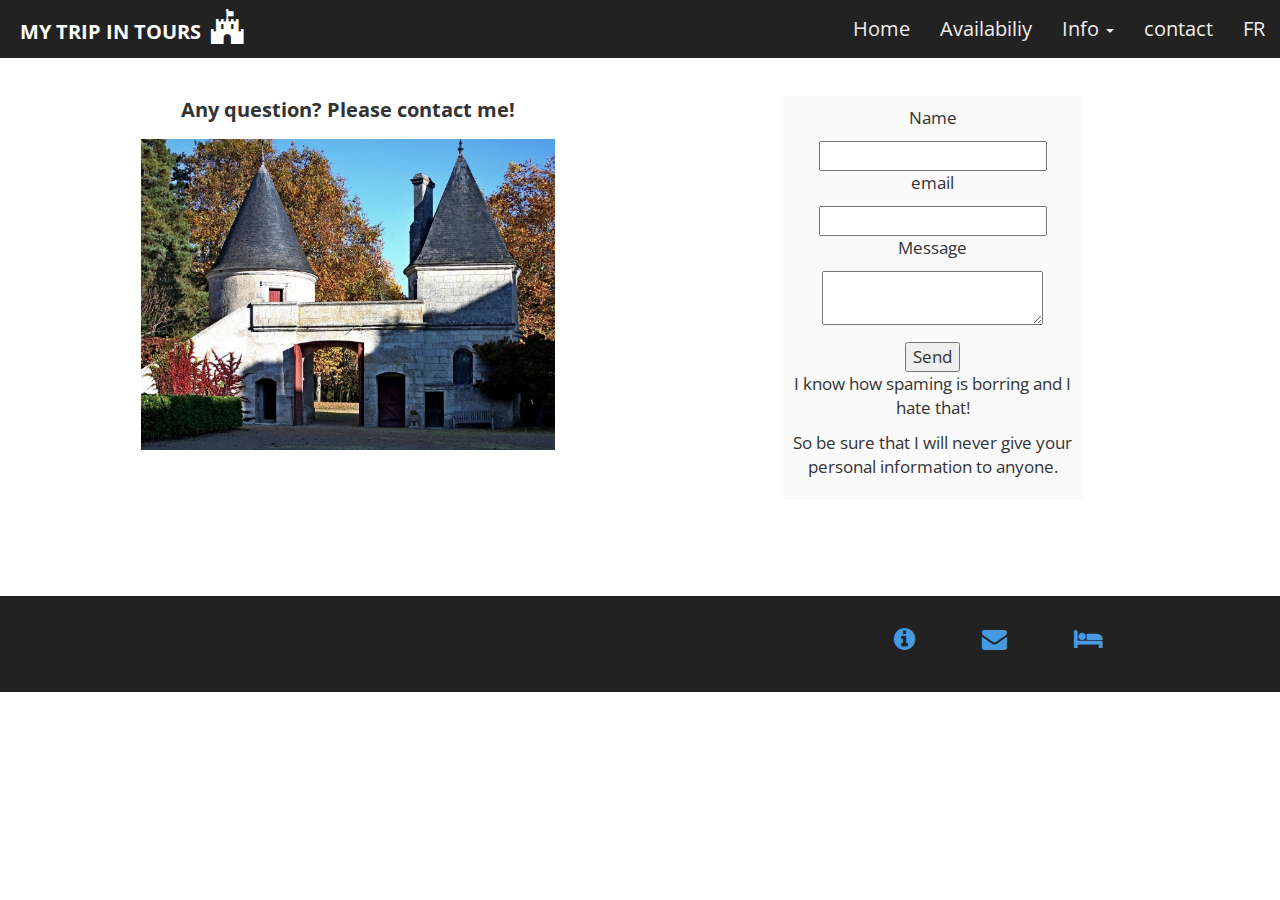
<file: contact.html>
<!doctype html>
<html>
  <head>
    <meta charset="utf-8">

    <!-- Always force latest IE rendering engine or request Chrome Frame -->
    <meta content="IE=edge,chrome=1" http-equiv="X-UA-Compatible">
    
    <!-- For Bootstrap responsiveness -->
    <meta http-equiv="X-UA-Compatible" content="IE=edge">
    <meta name="viewport" content="width=device-width, initial-scale=1">

    <!-- Use title if it's in the page YAML frontmatter -->
    <title>Contact</title>


    
    <link href="stylesheets/all.css" rel="stylesheet" />

    <script src="javascripts/all.js"></script>
    
    <!-- HTML5 Shim and Respond.js IE8 support of HTML5 elements and media queries -->
    <!-- Leave those next 4 lines if you care about users using IE8 -->
    <!--[if lt IE 9]>
      <script src="https://oss.maxcdn.com/html5shiv/3.7.2/html5shiv.min.js"></script>
      <script src="https://oss.maxcdn.com/respond/1.4.2/respond.min.js"></script>
    <![endif]-->
  </head>

  <body class="contact">

    <nav class="navbar navbar-default navbar-fixed-top navbar-transparent">
      <div class="container-fluid">
        <!-- Brand and toggle get grouped for better mobile display -->
        <div class="navbar-header">
          <button type="button" class="navbar-toggle collapsed" data-toggle="collapse" data-target="#bs-example-navbar-collapse-1" aria-expanded="false">
            <span class="sr-only">Toggle navigation</span>
            <span class="icon-bar"></span>
            <span class="icon-bar"></span>
            <span class="icon-bar"></span>
          </button>          
      <a class="navbar-brand list-inline no-padding hidden-xs" href="index.html">            
        <ul class="brand-padding no-margin">
            <li class="logo">MY TRIP IN TOURS</li>
            <li><i class="fa fa-fort-awesome castle"></i></li>
          </ul>
      </a>
      <a class="navbar-brand list-inline no-padding hidden-sm hidden-md hidden-lg" href="index.html">
        <ul class="brand-padding2 no-margin">
            <li class="logo2">MY TRIP IN TOURS</li>
            <li><i class="fa fa-fort-awesome castle2"></i></li>
          </ul>
      </a>        
    </div>
        <!-- Collect the nav links, forms, and other content for toggling -->
        <div class="collapse navbar-collapse" id="bs-example-navbar-collapse-1">
          <ul class="nav navbar-nav navbar-right">            
            <li><a href="index.html">Home</a></li>
            <li><a href="availability.html">Availabiliy</a></li>
            <!--li class="dropdown">
              <a href="#" class="dropdown-toggle" data-toggle="dropdown" role="button" aria-haspopup="true" aria-expanded="false">Availabiliy <span class="caret"></span></a>
              <ul class="dropdown-menu">
                <li><a href="#">Romantic 1 beeroom flat</a></li>
                <li><a href="#">Modern 2 bedrooms flat</a></li>               
                <li role="separator" class="divider"></li>
                <li><a href="#">Testimonials</a></li>
              </ul>
            </li-->
            <li class="dropdown">
              <a href="#" class="dropdown-toggle" data-toggle="dropdown" role="button" aria-haspopup="true" aria-expanded="false">Info <span class="caret"></span></a>
              <ul class="dropdown-menu">
                <li><a href="getthere.html">How to get there?</a></li>
                <li><a href="whattodo.html">What to do in Tours?</a></li>              
              </ul>
            </li>
            <!--li class="dropdown">
              <a href="#" class="dropdown-toggle" data-toggle="dropdown" role="button" aria-haspopup="true" aria-expanded="false">EN <span class="caret"></span></a>
              <ul class="dropdown-menu">
                <li><a href="./">FR</a></li>            
              </ul>
            </li-->
            <li><a href="contact.html">contact</a></li>
            <li><a href="contact_FR.html">FR</a></li>  
          </ul>
        </div><!-- /.navbar-collapse -->
      </div><!-- /.container-fluid -->
    </nav>

    <div class="spacer2"></div>

    <div class="container">
      <div class="row">

        <div class="hidden-xs hidden-sm col-md-6 descrip text-center">
          <p><span style="font-weight: bold ; font-size: 20px">Any question? Please contact me!</span>
          <img class="resized" src="images/16_9_5.jpg" />
        </div>

        <div align="center" class="col-sm-12 col-md-6 descrip">
          
          <form action="https://formspree.io/fanfanvolny@gmail.com"
                method="POST">
              <p>Name</p>
              <input type="text" name="name">
              <p>email</p>
              <input type="email" name="_replyto">
              <p>Message</p>
              <textarea name="body"></textarea>
              <p></p>
              <input type="submit" value="Send">
              <p>I know how spaming is borring and I hate that!</p> 
              <p>So be sure that I will never give your personal information to anyone.</p>
          </form>

     
        </div>

    </div>
    </div>
    
    <div class="spacer2"></div> 
    
    <div class="footer list-inline">
      <div class="container">
        <div class="row">
           <div class="col-md-7 hidden-xs">
          
            </div>
            <div class="col-md-5 hidden-xs">
              <ul>
                <li style="padding-left: 30px; padding-right: 30px;"><a href="availability.html"><i class="fa fa-info-circle"></i></a></li>
                <li style="padding-left: 30px; padding-right: 30px;"><a href="contact.html"><i class="fa fa-envelope"></i></li>
                <li style="padding-left: 30px; padding-right: 30px;"><a href="#"><i class="fa fa-bed"></i></a></li>
              </ul>           
            </div>

          <div class="col-md-12 hidden-sm hidden-md hidden-lg">
            <ul>
              <li><a href="availability.html"><i class="fa fa-info-circle"></i></a></li>
              <li><a href="contact.html"><i class="fa fa-envelope"></i></li>
              <li><a href="#"><i class="fa fa-bed"></i></a></li>
            </ul>
          </div>
        </div>
      </div>  
    </div>

  </body>
</html>
</file>
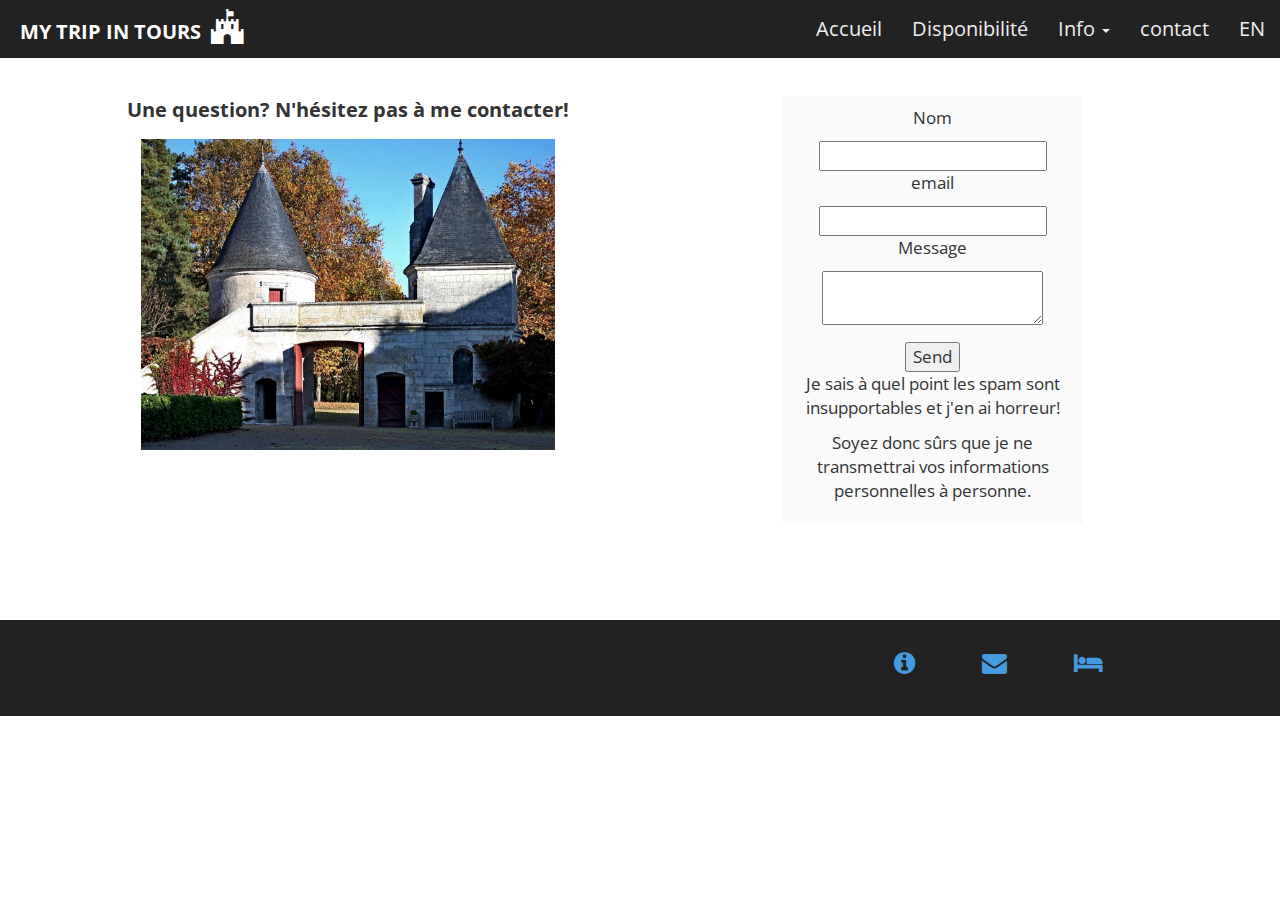
<file: contact_FR.html>
<!doctype html>
<html>
  <head>
    <meta charset="utf-8">

    <!-- Always force latest IE rendering engine or request Chrome Frame -->
    <meta content="IE=edge,chrome=1" http-equiv="X-UA-Compatible">
    
    <!-- For Bootstrap responsiveness -->
    <meta http-equiv="X-UA-Compatible" content="IE=edge">
    <meta name="viewport" content="width=device-width, initial-scale=1">

    <!-- Use title if it's in the page YAML frontmatter -->
    <title>Contact</title>


    
    <link href="stylesheets/all.css" rel="stylesheet" />

    <script src="javascripts/all.js"></script>
    
    <!-- HTML5 Shim and Respond.js IE8 support of HTML5 elements and media queries -->
    <!-- Leave those next 4 lines if you care about users using IE8 -->
    <!--[if lt IE 9]>
      <script src="https://oss.maxcdn.com/html5shiv/3.7.2/html5shiv.min.js"></script>
      <script src="https://oss.maxcdn.com/respond/1.4.2/respond.min.js"></script>
    <![endif]-->
  </head>

  <body class="contact">

    <nav class="navbar navbar-default navbar-fixed-top navbar-transparent">
      <div class="container-fluid">
        <!-- Brand and toggle get grouped for better mobile display -->
        <div class="navbar-header">
          <button type="button" class="navbar-toggle collapsed" data-toggle="collapse" data-target="#bs-example-navbar-collapse-1" aria-expanded="false">
            <span class="sr-only">Toggle navigation</span>
            <span class="icon-bar"></span>
            <span class="icon-bar"></span>
            <span class="icon-bar"></span>
          </button>          
      <a class="navbar-brand list-inline no-padding hidden-xs" href="accueil.html">            
        <ul class="brand-padding no-margin">
            <li class="logo">MY TRIP IN TOURS</li>
            <li><i class="fa fa-fort-awesome castle"></i></li>
          </ul>
      </a>
      <a class="navbar-brand list-inline no-padding hidden-sm hidden-md hidden-lg" href="accueil.html">
        <ul class="brand-padding2 no-margin">
            <li class="logo2">MY TRIP IN TOURS</li>
            <li><i class="fa fa-fort-awesome castle2"></i></li>
          </ul>
      </a>        
    </div>
        <!-- Collect the nav links, forms, and other content for toggling -->
        <div class="collapse navbar-collapse" id="bs-example-navbar-collapse-1">
          <ul class="nav navbar-nav navbar-right">            
            <li><a href="accueil.html">Accueil</a></li>
            <li><a href="disponibilite.html">Disponibilité</a></li>
            <!--li class="dropdown">
              <a href="#" class="dropdown-toggle" data-toggle="dropdown" role="button" aria-haspopup="true" aria-expanded="false">Availabiliy <span class="caret"></span></a>
              <ul class="dropdown-menu">
                <li><a href="#">Romantic 1 beeroom flat</a></li>
                <li><a href="#">Modern 2 bedrooms flat</a></li>               
                <li role="separator" class="divider"></li>
                <li><a href="#">Testimonials</a></li>
              </ul>
            </li-->
            <li class="dropdown">
              <a href="#" class="dropdown-toggle" data-toggle="dropdown" role="button" aria-haspopup="true" aria-expanded="false">Info <span class="caret"></span></a>
              <ul class="dropdown-menu">
                <li><a href="syrendre.html">Comment s'y rendre?</a></li>
                <li><a href="quefaire.html">Que faire à Tours?</a></li>              
              </ul>
            </li>
            <!--li class="dropdown">
              <a href="#" class="dropdown-toggle" data-toggle="dropdown" role="button" aria-haspopup="true" aria-expanded="false">EN <span class="caret"></span></a>
              <ul class="dropdown-menu">
                <li><a href="./">FR</a></li>            
              </ul>
            </li-->
            <li><a href="contact_FR.html">contact</a></li>
            <li><a href="contact.html">EN</a></li>  
          </ul>
        </div><!-- /.navbar-collapse -->
      </div><!-- /.container-fluid -->
    </nav>

    <div class="spacer2"></div>

    <div class="container">
      <div class="row">

        <div class="hidden-xs hidden-sm col-md-6 descrip text-center">
          <p><span style="font-weight: bold ; font-size: 20px">Une question? N'hésitez pas à me contacter!</span>
          <img class="resized" src="images/16_9_5.jpg" />
        </div>

        <div align="center" class="col-sm-12 col-md-6 descrip">
          
          <form action="https://formspree.io/fanfanvolny@gmail.com"
                method="POST">
              <p>Nom</p>
              <input type="text" name="name">
              <p>email</p>
              <input type="email" name="_replyto">
              <p>Message</p>
              <textarea name="body"></textarea>
              <p></p>
              <input type="submit" value="Send">
              <p>Je sais à quel point les spam sont insupportables et j'en ai horreur!</p> 
              <p>Soyez donc sûrs que je ne transmettrai vos informations personnelles à personne.</p>
          </form>

     
        </div>

    </div>
    </div>
    
    <div class="spacer2"></div> 
    
    <div class="footer list-inline">
      <div class="container">
        <div class="row">
           <div class="col-md-7 hidden-xs">
          
            </div>
            <div class="col-md-5 hidden-xs">
              <ul>
                <li style="padding-left: 30px; padding-right: 30px;"><a href="disponibilite.html"><i class="fa fa-info-circle"></i></a></li>
                <li style="padding-left: 30px; padding-right: 30px;"><a href="contact_FR.html"><i class="fa fa-envelope"></i></li>
                <li style="padding-left: 30px; padding-right: 30px;"><a href="#"><i class="fa fa-bed"></i></a></li>
              </ul>           
            </div>

          <div class="col-md-12 hidden-sm hidden-md hidden-lg">
            <ul>
              <li><a href="disponibilite.html"><i class="fa fa-info-circle"></i></a></li>
              <li><a href="contact_FR.html"><i class="fa fa-envelope"></i></li>
              <li><a href="#"><i class="fa fa-bed"></i></a></li>
            </ul>
          </div>
        </div>
      </div>  
    </div>

  </body>
</html>
</file>
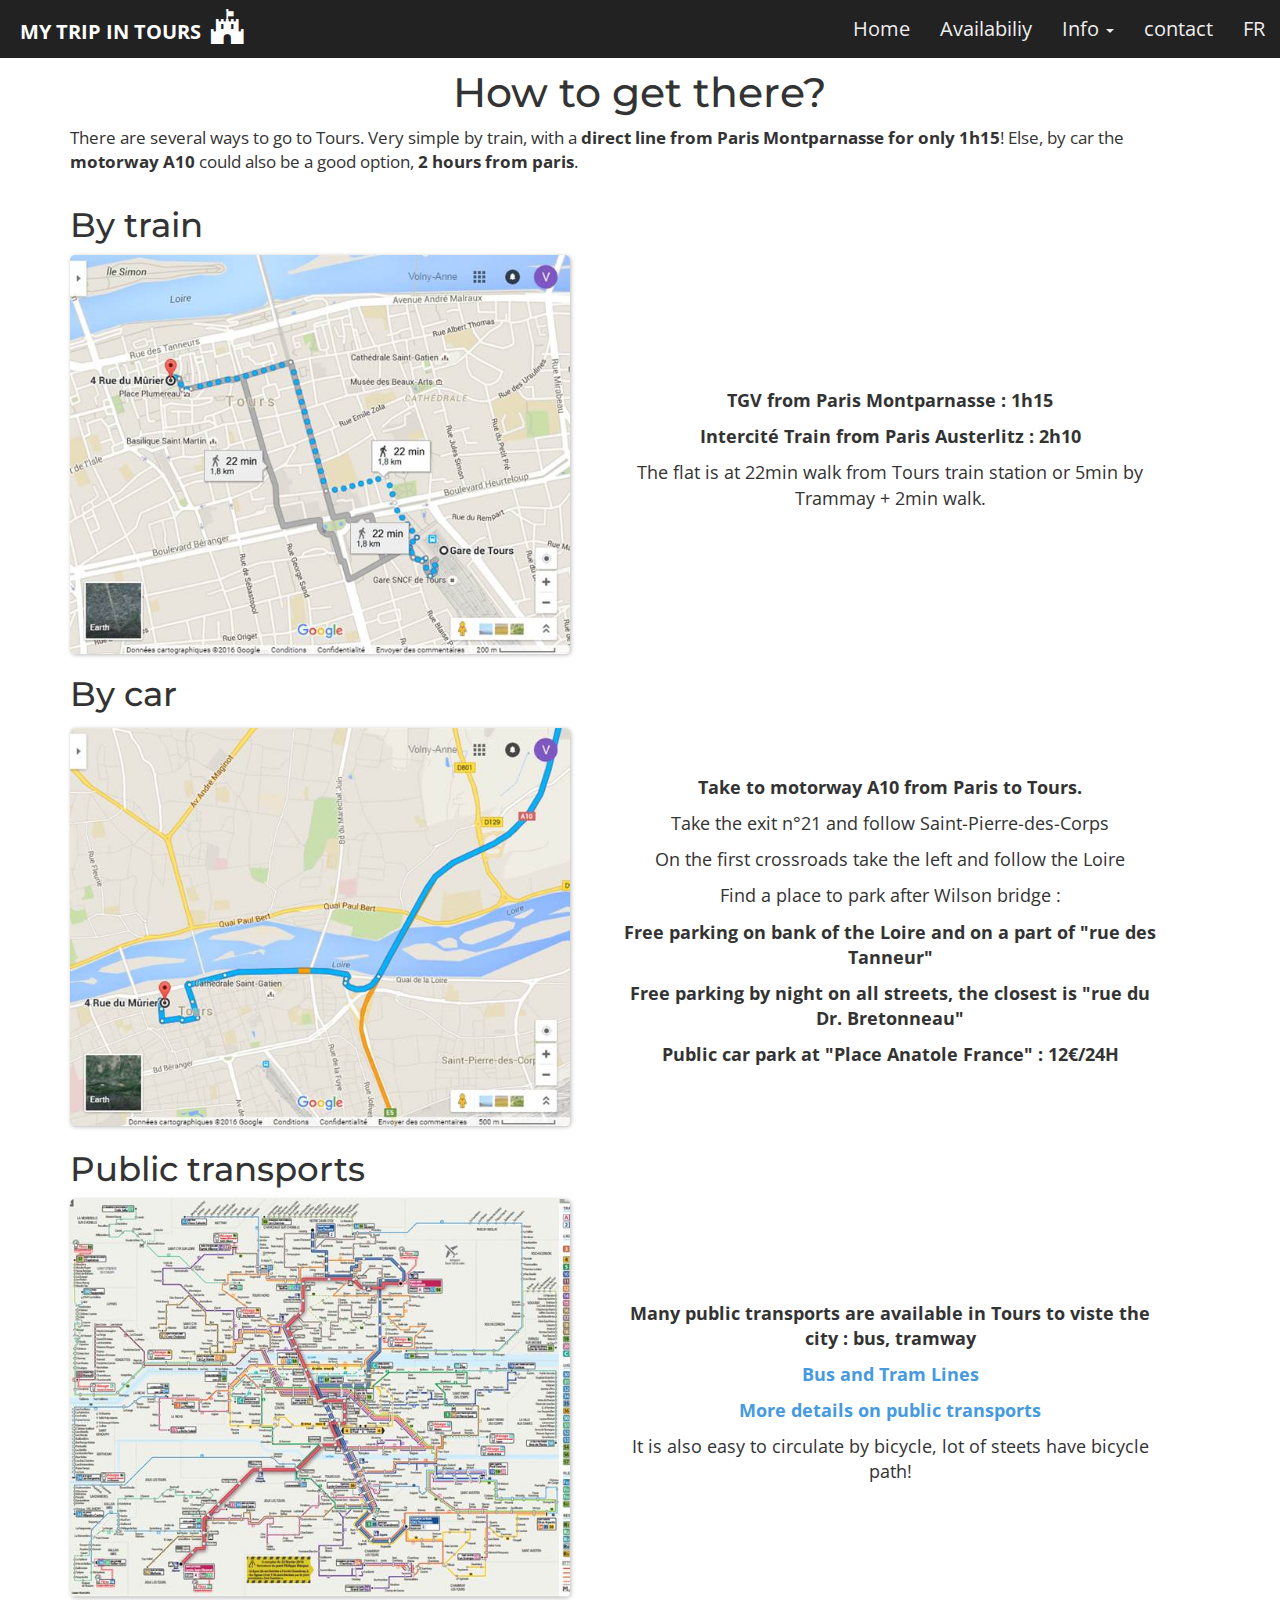
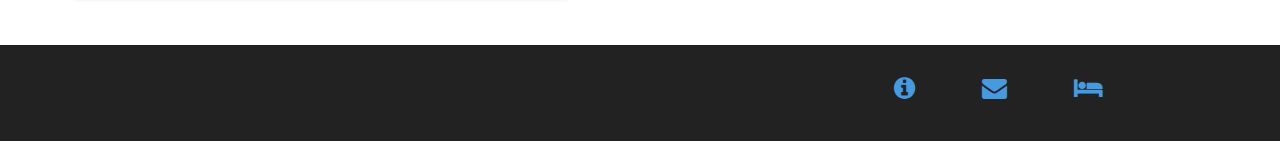
<file: getthere.html>
<!doctype html>
<html>
  <head>
    <meta charset="utf-8">

    <!-- Always force latest IE rendering engine or request Chrome Frame -->
    <meta content="IE=edge,chrome=1" http-equiv="X-UA-Compatible">
    
    <!-- For Bootstrap responsiveness -->
    <meta http-equiv="X-UA-Compatible" content="IE=edge">
    <meta name="viewport" content="width=device-width, initial-scale=1">

    <!-- Use title if it's in the page YAML frontmatter -->
    <title>Get there</title>


    <link href="stylesheets/all.css" rel="stylesheet" />
    <script src="javascripts/all.js"></script>

    
    <!-- HTML5 Shim and Respond.js IE8 support of HTML5 elements and media queries -->
    <!-- Leave those next 4 lines if you care about users using IE8 -->
    <!--[if lt IE 9]>
      <script src="https://oss.maxcdn.com/html5shiv/3.7.2/html5shiv.min.js"></script>
      <script src="https://oss.maxcdn.com/respond/1.4.2/respond.min.js"></script>
    <![endif]-->
  </head>

  <body class="getthere">

    <nav class="navbar navbar-default navbar-fixed-top navbar-transparent">
      <div class="container-fluid">
        <!-- Brand and toggle get grouped for better mobile display -->
        <div class="navbar-header">
          <button type="button" class="navbar-toggle collapsed" data-toggle="collapse" data-target="#bs-example-navbar-collapse-1" aria-expanded="false">
            <span class="sr-only">Toggle navigation</span>
            <span class="icon-bar"></span>
            <span class="icon-bar"></span>
            <span class="icon-bar"></span>
          </button>
          
      <a class="navbar-brand list-inline no-padding hidden-xs" href="index.html">            
        <ul class="brand-padding no-margin">
            <li class="logo">MY TRIP IN TOURS</li>
            <li><i class="fa fa-fort-awesome castle"></i></li>
          </ul>
      </a>
      <a class="navbar-brand list-inline no-padding hidden-sm hidden-md hidden-lg" href="index.html">            
        <ul class="brand-padding2 no-margin">
            <li class="logo2">MY TRIP IN TOURS</li>
            <li><i class="fa fa-fort-awesome castle2"></i></li>
          </ul>
      </a>        
    </div>

        <!-- Collect the nav links, forms, and other content for toggling -->
        <div class="collapse navbar-collapse" id="bs-example-navbar-collapse-1">

          <ul class="nav navbar-nav navbar-right">            

            <li><a href="index.html">Home</a></li>
            <li><a href="availability.html">Availabiliy</a></li>
            <!--li class="dropdown">
              <a href="#" class="dropdown-toggle" data-toggle="dropdown" role="button" aria-haspopup="true" aria-expanded="false">Availabiliy <span class="caret"></span></a>
              <ul class="dropdown-menu">
                <li><a href="#">Romantic 1 beeroom flat</a></li>
                <li><a href="#">Modern 2 bedrooms flat</a></li>               
                <li role="separator" class="divider"></li>
                <li><a href="#">Testimonials</a></li>
              </ul>
            </li-->
            <li class="dropdown">
              <a href="#" class="dropdown-toggle" data-toggle="dropdown" role="button" aria-haspopup="true" aria-expanded="false">Info <span class="caret"></span></a>
              <ul class="dropdown-menu">
                <li><a href="getthere.html">How to get there?</a></li>
                <li><a href="whattodo.html">What to do in Tours?</a></li>              
              </ul>
            </li>
            <!--li class="dropdown">
              <a href="#" class="dropdown-toggle" data-toggle="dropdown" role="button" aria-haspopup="true" aria-expanded="false">EN <span class="caret"></span></a>
              <ul class="dropdown-menu">
                <li><a href="./">FR</a></li>            
              </ul>
            </li-->
            <li><a href="contact.html">contact</a></li>
            <li><a href="syrendre.html">FR</a></li>  
          </ul>
        </div><!-- /.navbar-collapse -->
      </div><!-- /.container-fluid -->
    </nav>

    <div class="spacer"></div>

  <div class="container descrip">
    <div class="row">
      <div class="col-sm-12 col-md-12">
        <h1 class="text-center">How to get there?</h1>
        <p>There are several ways to go to Tours. Very simple by train, with a <span style="font-weight: bold">direct line from Paris Montparnasse for only 1h15</span>! Else, by car the <span style="font-weight: bold">motorway A10</span> could also be a good option, <span style="font-weight: bold">2 hours from paris</span>.</p>
      </div>
   <!--div class="col-sm-12 col-md-12 spacer"></div-->

   <div class="col-sm-12 col-md-12 descrip">
     <h2>By train</h2>
   </div>    
   <div class="col-sm-12 col-md-12 descrip hidden-xs hidden-sm">
     <table>
       <tbody>
         <tr>
           <td><a href="https://goo.gl/maps/AEQyXikjZeJ2" target="_blank"><img src="images/carte-bytrain.jpg" style="width: 500px" class="map-border ombre" /></a>
           <td class="text-center" style="font-size: 18px; padding:50px">
             <p><span style="font-weight: bold">TGV from Paris Montparnasse : 1h15</span></p> 
             <p><span style="font-weight: bold">Intercité Train from Paris Austerlitz : 2h10</span></p>
             <p>The flat is at 22min walk from Tours train station or 5min by Trammay + 2min walk.</p>
           </td>
         </tr>
       </tbody>
     </table>
   </div>
   <div class="col-sm-12 descrip  hidden-md hidden-lg">  
     <a href="https://goo.gl/maps/AEQyXikjZeJ2" target="_blank"><img src="images/carte-bytrain.jpg" style="width: 500px" class="img-responsive map-border ombre" /></a>
   </div>
   <div class="col-sm-12 descrip hidden-md hidden-lg" style="font-size: 15px;">
         <p><span style="font-weight: bold">TGV from Paris Montparnasse : 1h15</span></p> 
         <p><span style="font-weight: bold">Intercité Train from Paris Austerlitz : 2h10</span></p>
         <p>The flat is at 22min walk from Tours train station or 5min by Trammay + 2min walk.</p>
   </div>

    <div class="col-sm-12 col-md-12 descrip">
    	<h2>By car</h2>
    </div>
    <div class="col-sm-12 col-md-12 descrip hidden-xs hidden-sm">
      <table>
        <tbody>
          <tr>
            <td><a href="https://goo.gl/maps/qk57Hqwa2ME2" target="_blank"><img src="images/carte-bycar.jpg" style="width: 500px" class="map-border ombre" /></a></td>
            <td class="text-center" style="font-size: 18px; padding:50px">
              <p><span style="font-weight: bold">Take to motorway A10 from Paris to Tours.</span></p> 
              <p>Take the exit n°21 and follow Saint-Pierre-des-Corps</p>
              <p>On the first crossroads take the left and follow the Loire</p>
              <p>Find a place to park after Wilson bridge :</p>
              <p><span style="font-weight: bold">Free parking on bank of the Loire and on a part of "rue des Tanneur"</span></p>
              <p><span style="font-weight: bold">Free parking by night on all streets, the closest is "rue du Dr. Bretonneau"</span></p>
              <p><span style="font-weight: bold">Public car park at "Place Anatole France" : 12€/24H</span></p>
            </td>
          </tr>
        </tbody>
      </table>
    </div>
    <div class="col-sm-12 col-md-5 descrip hidden-md hidden-lg">  
      <a href="https://goo.gl/maps/qk57Hqwa2ME2" target="_blank"><img src="images/carte-bycar.jpg" style="width: 500px" class="img-responsive map-border ombre" /></a>
    </div>
    <div class="col-sm-12 descrip list-inline hidden-md hidden-lg" style="font-size: 15px;">
      <p><span style="font-weight: bold">Take to motorway A10 from Paris to Tours.</span></p> 
      <p>Take the exit n°21 and follow Saint-Pierre-des-Corps</p>
      <p>On the first crossroads take the left and follow the Loire</p>
      <p>Find a place to park after Wilson bridge :</p>
      <p><span style="font-weight: bold">Free parking on bank of the Loire and on a part of "rue des Tanneur"</span></p>
      <p><span style="font-weight: bold">Free parking by night on streets, the closest is "rue du Dr. Bretonneau"</span></p>
      <p><span style="font-weight: bold">Public car park at "Place Anatole France" : 12€/24H</span></p>
    </div>

    <div class="col-sm-12 col-md-12 descrip">
      <h2>Public transports</h2>
    </div>    
    <div class="col-sm-12 col-md-12 descrip hidden-xs hidden-sm">
      <table>
        <tbody>
          <tr>
            <td><a href="https://www.filbleu.fr/images/infosvoyageurs/plans/2016-fevrier/Plan_sch%C3%A9matique_2016-01.pdf" target="_blank"><img src="images/carte-public.jpg" style="width: 500px" class="map-border ombre" /></a>
            <td class="text-center" style="font-size: 18px; padding:50px">
              <p><span style="font-weight: bold">Many public transports are available in Tours to viste the city : bus, tramway</span></p>
              <p><span style="font-weight: bold"><a href="https://www.filbleu.fr/images/infosvoyageurs/plans/2016-fevrier/Plan_sch%C3%A9matique_2016-01.pdf" target="_blank">Bus and Tram Lines</a></span></p>
              <p><span style="font-weight: bold"><a href="https://www.filbleu.fr/" target="_blank">More details on public transports</a></span></p>
              <p>It is also easy to circulate by bicycle, lot of steets have bicycle path!</p>
            </td>
          </tr>
        </tbody>
      </table>
    </div>
    <div class="col-sm-12 descrip hidden-md hidden-lg">  
      <a href="https://www.filbleu.fr/images/infosvoyageurs/plans/2016-fevrier/Plan_sch%C3%A9matique_2016-01.pdf" target="_blank"><img src="images/carte-public.jpg" style="width: 500px" class="img-responsive map-border ombre" /></a>
    </div>
    <div class="col-sm-12 descrip hidden-md hidden-lg" style="font-size: 15px;">           
          <p><span style="font-weight: bold"><span style="font-weight: bold">Many public transports are available in Tours to viste the city : bus, tramway</span></p>
          <p><span style="font-weight: bold"><a href="https://www.filbleu.fr/images/infosvoyageurs/plans/2016-fevrier/Plan_sch%C3%A9matique_2016-01.pdf" target="_blank">Bus and Tram Lines</a></span></p>
          <p><span style="font-weight: bold"><a href="https://www.filbleu.fr/" target="_blank">More details on public transports</a></span></p>
          <p>It is also easy to circulate by bicycle, lot of steets have bicycle path!</p>
    </div>


    </div>
	</div>
</div>

    <div class="spacer"></div>

    <div class="footer list-inline">
      <div class="container">
        <div class="row">
           <div class="col-md-7 hidden-xs">
          
            </div>
            <div class="col-md-5 hidden-xs">
              <ul>
                <li style="padding-left: 30px; padding-right: 30px;"><a href="availability.html"><i class="fa fa-info-circle"></i></a></li>
                <li style="padding-left: 30px; padding-right: 30px;"><a href="contact.html"><i class="fa fa-envelope"></i></li>
                <li style="padding-left: 30px; padding-right: 30px;"><a href="#"><i class="fa fa-bed"></i></a></li>
              </ul>           
            </div>

          <div class="col-md-12 hidden-sm hidden-md hidden-lg">
            <ul>
              <li><a href="availability.html"><i class="fa fa-info-circle"></i></a></li>
              <li><a href="contact.html"><i class="fa fa-envelope"></i></li>
              <li><a href="#"><i class="fa fa-bed"></i></a></li>
            </ul>
          </div>
        </div>
      </div>  
    </div>
  

</body>
</html>
</file>
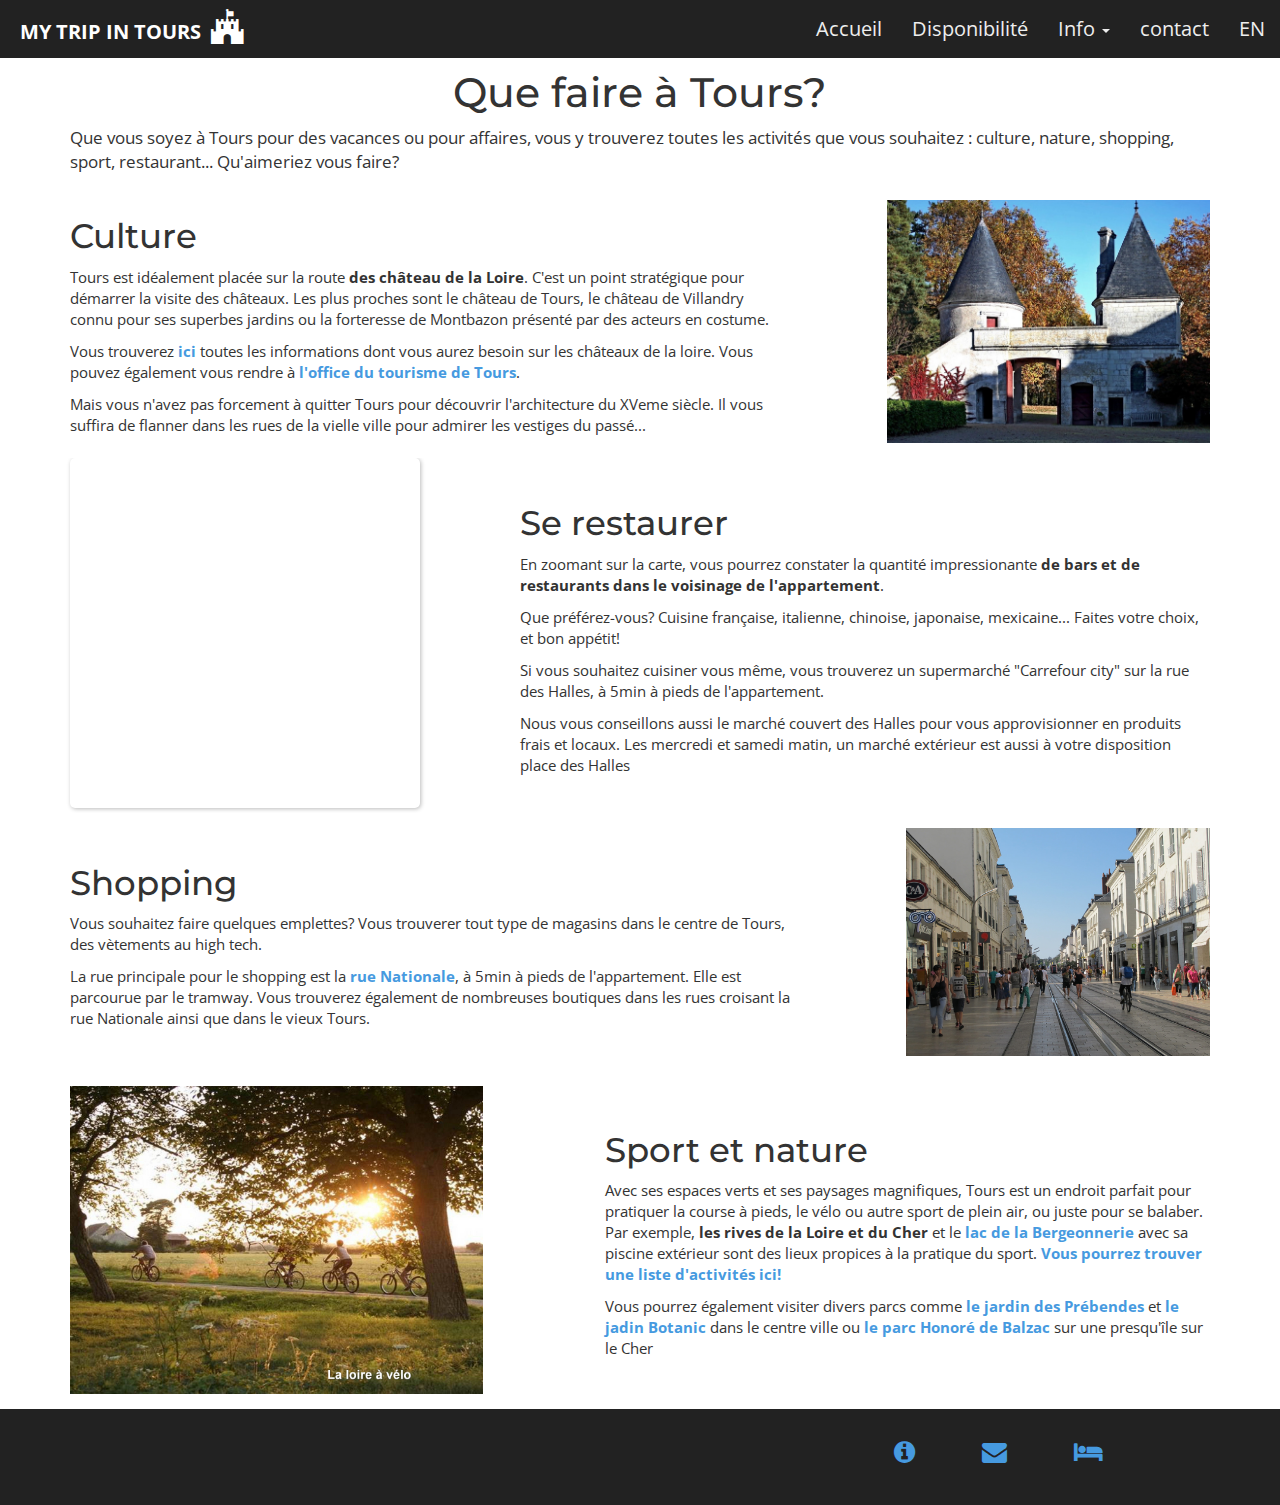
<file: quefaire.html>
<!doctype html>
<html>
  <head>
    <meta charset="utf-8">

    <!-- Always force latest IE rendering engine or request Chrome Frame -->
    <meta content="IE=edge,chrome=1" http-equiv="X-UA-Compatible">
    
    <!-- For Bootstrap responsiveness -->
    <meta http-equiv="X-UA-Compatible" content="IE=edge">
    <meta name="viewport" content="width=device-width, initial-scale=1">

    <!-- Use title if it's in the page YAML frontmatter -->
    <title>Que faire</title>


    <link href="stylesheets/all.css" rel="stylesheet" />
    <script src="javascripts/all.js"></script>
    
    <!-- HTML5 Shim and Respond.js IE8 support of HTML5 elements and media queries -->
    <!-- Leave those next 4 lines if you care about users using IE8 -->
    <!--[if lt IE 9]>
      <script src="https://oss.maxcdn.com/html5shiv/3.7.2/html5shiv.min.js"></script>
      <script src="https://oss.maxcdn.com/respond/1.4.2/respond.min.js"></script>
    <![endif]-->
  </head>

  <body class="whattodo">

    <nav class="navbar navbar-default navbar-fixed-top navbar-transparent">
      <div class="container-fluid">
        <!-- Brand and toggle get grouped for better mobile display -->
        <div class="navbar-header">
          <button type="button" class="navbar-toggle collapsed" data-toggle="collapse" data-target="#bs-example-navbar-collapse-1" aria-expanded="false">
            <span class="sr-only">Toggle navigation</span>
            <span class="icon-bar"></span>
            <span class="icon-bar"></span>
            <span class="icon-bar"></span>
          </button>
          
      <a class="navbar-brand list-inline no-padding hidden-xs" href="accueil.html">            
        <ul class="brand-padding no-margin">
            <li class="logo">MY TRIP IN TOURS</li>
            <li><i class="fa fa-fort-awesome castle"></i></li>
          </ul>
      </a>
      <a class="navbar-brand list-inline no-padding hidden-sm hidden-md hidden-lg" href="accueil.html">            
        <ul class="brand-padding2 no-margin">
            <li class="logo2">MY TRIP IN TOURS</li>
            <li><i class="fa fa-fort-awesome castle2"></i></li>
          </ul>
      </a>        
    </div>

        <!-- Collect the nav links, forms, and other content for toggling -->
        <div class="collapse navbar-collapse" id="bs-example-navbar-collapse-1">

          <ul class="nav navbar-nav navbar-right">            
            <li><a href="accueil.html">Accueil</a></li>
            <li><a href="disponibilite.html">Disponibilité</a></li>
            <!--li class="dropdown">
              <a href="#" class="dropdown-toggle" data-toggle="dropdown" role="button" aria-haspopup="true" aria-expanded="false">Availabiliy <span class="caret"></span></a>
              <ul class="dropdown-menu">
                <li><a href="#">Romantic 1 beeroom flat</a></li>
                <li><a href="#">Modern 2 bedrooms flat</a></li>               
                <li role="separator" class="divider"></li>
                <li><a href="#">Testimonials</a></li>
              </ul>
            </li-->
            <li class="dropdown">
              <a href="#" class="dropdown-toggle" data-toggle="dropdown" role="button" aria-haspopup="true" aria-expanded="false">Info <span class="caret"></span></a>
              <ul class="dropdown-menu">
                <li><a href="syrendre.html">Comment s'y rendre?</a></li>
                <li><a href="quefaire.html">Que faire à Tours?</a></li>              
              </ul>
            </li>
            <!--li class="dropdown">
              <a href="#" class="dropdown-toggle" data-toggle="dropdown" role="button" aria-haspopup="true" aria-expanded="false">EN <span class="caret"></span></a>
              <ul class="dropdown-menu">
                <li><a href="./">FR</a></li>            
              </ul>
            </li-->
            <li><a href="contact_FR.html">contact</a></li>
            <li><a href="whattodo.html">EN</a></li>  
          </ul>
        </div><!-- /.navbar-collapse -->
      </div><!-- /.container-fluid -->
    </nav>

        <div class="spacer"></div>

    <div class="container descrip">
      <div class="row">
        <div class="col-sm-12 col-md-12">
          <h1 class="text-center">Que faire à Tours?</h1>
          <p>Que vous soyez à Tours pour des vacances ou pour affaires, vous y trouverez toutes les activités que vous souhaitez : culture, nature, shopping, sport, restaurant... Qu'aimeriez vous faire?</p>
        </div>
     

        <div class="col-sm-12 col-md-12 descrip hidden-xs table-responsive" style="font-size: 15px">
          <table>
            <tbody>
              <tr>
                <td>
                  <h2>Culture</h2>
                  <p>Tours est idéalement placée sur la route <span style="font-weight: bold"> des château de la Loire</span>. C'est un point stratégique pour démarrer la visite des châteaux. Les plus proches sont le château de Tours, le château de Villandry connu pour ses superbes jardins ou la forteresse de Montbazon présenté par des acteurs en costume.</p> 
                  <p>Vous trouverez <a href="http://loire-chateaux.org/fr/" target="_blank"><span style="font-weight: bold">ici</span></a> toutes les informations dont vous aurez besoin sur les châteaux de la loire. Vous pouvez également vous rendre à <a href="http://www.tours-tourisme.fr/" target="_blank"><span style="font-weight: bold">l'office du tourisme de Tours</span></a>.</p>
                  <p>Mais vous n'avez pas forcement à quitter Tours pour découvrir l'architecture du XVeme siècle. Il vous suffira de flanner dans les rues de la vielle ville pour admirer les vestiges du passé...</p>
                <td class="text-right">
                  <img class="resized" style="padding-right: 0px" src="images/16_9_5.jpg" />
                </td>
              </tr>
            </tbody>
          </table>
        </div>
        <div class="col-sm-12 descrip hidden-sm hidden-md hidden-lg" style="font-size: 15px">  
          <h2>Culture</h2>
          <p>Tours is very well located on <span style="font-weight: bold">"château de la Loire" road</span>. It is a strategic starting point if you plan to visite castles. Some of the closest are "le château de Tours", "le château de Villandry" with its wonderful garden or the Montbazon fortress presented by actors</p> 
          <p>You can find <a href="http://loire-chateaux.co.uk/en-gb/" target="_blank"><span style="font-weight: bold">here</span></a> all information you need on "les châteaux de la loire", or you can go to the <a href="http://www.tours-tourism.co.uk/" target="_blank"><span style="font-weight: bold">Tours tourist office</span></a> for more details</p>
          <p>But you dont have to leave Tours to observe 15th century architecture. You can just walk into the old city streets and discover the vestiges of the past...</p>
        </div>
        <div class="col-sm-12 descrip hidden-sm hidden-md hidden-lg text-center" style="font-size: 15px">
              <img class="resized" src="images/16_9_5.jpg" />
        </div>


        <div class="col-sm-12 col-md-12 descrip hidden-xs table-responsive" style="font-size: 15px">
          <table>
            <tbody>
              <tr>
                <td>
                  <iframe src="https://www.google.com/maps/embed?pb=!1m18!1m12!1m3!1d2700.8762848255533!2d0.6787410156231786!3d47.39484667917121!2m3!1f0!2f0!3f0!3m2!1i1024!2i768!4f13.1!3m3!1m2!1s0x47fcd5bb97a571c9%3A0x4384332615873666!2s4+Rue+du+M%C3%BBrier%2C+37000+Tours!5e0!3m2!1sfr!2sfr!4v1458243309261" width="350px" height="350px" frameborder="0" style="border:0" padding="5px" class="map-border ombre" allowfullscreen ></iframe>
                <td style="padding-left:100px">
                  <h2>Se restaurer</h2>
                  <p>En zoomant sur la carte, vous pourrez constater la quantité impressionante <span style="font-weight: bold">de bars et de restaurants dans le voisinage de l'appartement</span>.</p> 
                  <p>Que préférez-vous? Cuisine française, italienne, chinoise, japonaise, mexicaine... Faites votre choix, et bon appétit!</p>
                  <p>Si vous souhaitez cuisiner vous même, vous trouverez un supermarché "Carrefour city" sur la rue des Halles, à 5min à pieds de l'appartement.</p> 
                  <p>Nous vous conseillons aussi le marché couvert des Halles pour vous approvisionner en produits frais et locaux. Les mercredi et samedi matin, un marché extérieur est aussi à votre disposition place des Halles</p>
                </td>
              </tr>
            </tbody>
          </table>
        </div>
        <div class="col-sm-12 descrip hidden-sm hidden-md hidden-lg" style="font-size: 15px">  
          <h2>Se restaurer</h2>
          <p>En zoomant sur la carte, vous pourrez constater la quantité impressionante <span style="font-weight: bold">de bars et de restaurants dans le voisinage de l'appartement</span></p> 
          <p>Que préférez-vous? Cuisine française, italienne, chinoise, japonaise, mexicaine... Faites votre choix, et bon appétit!</p>
          <p>Si vous souhaitez cuisiner vous même, vous trouverez un supermarché "Carrefour city" sur la rue des Halles, à 5min à pieds de l'appartement.</p> 
          <p>Nous vous conseillons aussi le marché couvert des Halles pour vous approvisionner en produits frais et locaux. Les mercredi et samedi matin, un marché extérieur est aussi à votre disposition place des Halles</p>
        </div>
        <div class="col-sm-12 descrip hidden-sm hidden-md hidden-lg" style="font-size: 15px">
              <iframe src="https://www.google.com/maps/embed?pb=!1m18!1m12!1m3!1d2700.8762848255533!2d0.6787410156231786!3d47.39484667917121!2m3!1f0!2f0!3f0!3m2!1i1024!2i768!4f13.1!3m3!1m2!1s0x47fcd5bb97a571c9%3A0x4384332615873666!2s4+Rue+du+M%C3%BBrier%2C+37000+Tours!5e0!3m2!1sfr!2sfr!4v1458243309261" width="100%" height="350px" frameborder="0" style="border:0" padding="5px" class="map-border ombre" allowfullscreen ></iframe>
        </div>



        <div class="col-sm-12 col-md-12 descrip hidden-xs" style="font-size: 15px">
          <table>
            <tbody>
              <tr>
                           
                <td>
                  <h2>Shopping</h2>
                  <p>Vous souhaitez faire quelques emplettes? Vous trouverer tout type de magasins dans le centre de Tours, des vètements au high tech.</p> 
                  <p>La rue principale pour le shopping est la <a href="https://www.google.fr/maps/dir/4+Rue+du+M%C3%BBrier,+Tours/47.3954451,0.6868199/@47.3947916,0.6838473,17.75z/data=!4m9!4m8!1m5!1m1!1s0x47fcd5bb97a571c9:0x4384332615873666!2m2!1d0.6809297!2d47.3948467!1m0!3e2" target="_blank"><span style="font-weight: bold">rue Nationale</span></a>, à 5min à pieds de l'appartement. Elle est parcourue par le tramway. Vous trouverez également de nombreuses boutiques dans les rues croisant la rue Nationale ainsi que dans le vieux Tours.</p>
                <td class="text-right"><img class="resized" style="padding-right: 0px" src="images/rue_nat.jpg" /> 
                </td>
              </tr>
            </tbody>
          </table>
        </div>
        <div class="col-sm-12 descrip hidden-sm hidden-md hidden-lg" style="font-size: 15px">  
          <h2>Shopping</h2>
          <p>Vous souhaitez faire quelques emplettes? Vous trouverer tout type de magasins dans le centre de Tours, des vètements au high tech.</p> 
          <p>La rue principale pour le shopping est la <a href="https://www.google.fr/maps/dir/4+Rue+du+M%C3%BBrier,+Tours/47.3954451,0.6868199/@47.3947916,0.6838473,17.75z/data=!4m9!4m8!1m5!1m1!1s0x47fcd5bb97a571c9:0x4384332615873666!2m2!1d0.6809297!2d47.3948467!1m0!3e2" target="_blank"><span style="font-weight: bold">rue Nationale</span></a>, à 5min à pieds de l'appartement. Elle est parcourue par le tramway. Vous trouverez également de nombreuses boutiques dans les rues croisant la rue Nationale ainsi que dans le vieux Tours.</p>
        </div>
        <div class="col-sm-12 descrip hidden-sm hidden-md hidden-lg text-center" style="font-size: 15px">
              <img class="resized" src="images/rue_nat.jpg" /> 
        </div>


        <div class="col-sm-12 col-md-12 descrip hidden-xs table-responsive" style="font-size: 15px">
          <table>
            <tbody>
              <tr>
                <td>
                  <img class="resized" style="padding-left: 0px" src="images/072t.jpg" />
                <td>
                  <h2>Sport et nature</h2>
                  <p>Avec ses espaces verts et ses paysages magnifiques, Tours est un endroit parfait pour pratiquer la course à pieds, le vélo ou autre sport de plein air, ou juste pour se balaber. Par exemple, <span style="font-weight: bold">les rives de la Loire et du Cher</span> et le <a href="https://www.google.fr/maps/place/Centre+Aquatique+du+Lac/@47.3675099,0.6900788,17z/data=!4m5!3m4!1s0x47fcd681cdf23a25:0x87ba7187cfe91d31!8m2!3d47.3677606!4d0.6971598" target="_blank"><span style="font-weight: bold">lac de la Bergeonnerie</span></a> avec sa piscine extérieur sont des lieux propices à la pratique du sport. <a href="https://www.tours.fr/96-le-programme-d-activites-du-mois.htm" target="_blank"><span style="font-weight: bold">Vous pourrez trouver une liste d'activités ici!</span></a>
                  <p>Vous pourrez également visiter divers parcs comme <a href="https://www.google.fr/maps/place/Jardin+des+Pr%C3%A9bendes+d'O%C3%A9/@47.3851776,0.6820753,17z/data=!3m1!4b1!4m5!3m4!1s0x47fcd5c7d2bacbbd:0x2897adfc23aedc25!8m2!3d47.385174!4d0.684264" target="_blank"><span style="font-weight: bold">le jardin des Prébendes</span></a> et <a href="https://www.google.fr/maps/place/Jardin+Botanique/@47.3861666,0.6648213,17z/data=!3m1!4b1!4m5!3m4!1s0x47fcd5ecde96de8d:0x69588d8b8e27b493!8m2!3d47.386163!4d0.66701" target="_blank"><span style="font-weight: bold">le jadin Botanic</span></a> dans le centre ville ou <a href="https://www.google.fr/maps/place/Parc+Honor%C3%A9+de+Balzac/@47.3706874,0.696536,15.29z/data=!4m13!1m7!3m6!1s0x47fcd5b4366f0677:0x34e2abfccde28e33!2sParc+Honor%C3%A9+de+Balzac!3b1!8m2!3d47.390967!4d0.691158!3m4!1s0x0000000000000000:0x8bf4bef0ceae8679!8m2!3d47.371559!4d0.7043213" target="_blank"><span style="font-weight: bold">le parc Honoré de Balzac</span></a> sur une presqu'île sur le Cher</p>
                </td>
              </tr>
            </tbody>
          </table>
        </div>
        <div class="col-sm-12 descrip hidden-sm hidden-md hidden-lg" style="font-size: 15px">  
          <h2>Sport et nature</h2>
          <p>Avec ses espaces verts et ses paysages magnifiques, Tours est un endroit parfait pour pratiquer la course à pieds, le vélo ou autre sport de plein air, ou juste pour se balaber. Par exemple, <span style="font-weight: bold">les rives de la Loire et du Cher</span> et le <a href="https://www.google.fr/maps/place/Centre+Aquatique+du+Lac/@47.3675099,0.6900788,17z/data=!4m5!3m4!1s0x47fcd681cdf23a25:0x87ba7187cfe91d31!8m2!3d47.3677606!4d0.6971598" target="_blank"><span style="font-weight: bold">lac de la Bergeonnerie</span></a> avec sa piscine extérieur sont des lieux propices à la pratique du sport. <a href="https://www.tours.fr/96-le-programme-d-activites-du-mois.htm" target="_blank"><span style="font-weight: bold">Vous pourrez trouver une liste d'activités ici!</span></a>
          <p>Vous pourrez également visiter divers parcs comme <a href="https://www.google.fr/maps/place/Jardin+des+Pr%C3%A9bendes+d'O%C3%A9/@47.3851776,0.6820753,17z/data=!3m1!4b1!4m5!3m4!1s0x47fcd5c7d2bacbbd:0x2897adfc23aedc25!8m2!3d47.385174!4d0.684264" target="_blank"><span style="font-weight: bold">le jardin des Prébendes</span></a> et <a href="https://www.google.fr/maps/place/Jardin+Botanique/@47.3861666,0.6648213,17z/data=!3m1!4b1!4m5!3m4!1s0x47fcd5ecde96de8d:0x69588d8b8e27b493!8m2!3d47.386163!4d0.66701" target="_blank"><span style="font-weight: bold">le jadin Botanic</span></a> dans le centre ville ou <a href="https://www.google.fr/maps/place/Parc+Honor%C3%A9+de+Balzac/@47.3706874,0.696536,15.29z/data=!4m13!1m7!3m6!1s0x47fcd5b4366f0677:0x34e2abfccde28e33!2sParc+Honor%C3%A9+de+Balzac!3b1!8m2!3d47.390967!4d0.691158!3m4!1s0x0000000000000000:0x8bf4bef0ceae8679!8m2!3d47.371559!4d0.7043213" target="_blank"><span style="font-weight: bold">le parc Honoré de Balzac</span></a> sur une presqu'île sur le Cher</p>
        </div>
        <div class="col-sm-12 descrip hidden-sm hidden-md hidden-lg text-center" style="font-size: 15px">
              <img class="resized" src="images/072t.jpg" />
        </div>



      </div>
    </div>

        <div class="footer list-inline">
          <div class="container">
            <div class="row">
               <div class="col-md-7 hidden-xs">
              
                </div>
                <div class="col-md-5 hidden-xs">
                  <ul>
                    <li style="padding-left: 30px; padding-right: 30px;"><a href="disponibilite.html"><i class="fa fa-info-circle"></i></a></li>
                    <li style="padding-left: 30px; padding-right: 30px;"><a href="contact_FR.html"><i class="fa fa-envelope"></i></li>
                    <li style="padding-left: 30px; padding-right: 30px;"><a href="#"><i class="fa fa-bed"></i></a></li>
                  </ul>           
                </div>

              <div class="col-md-12 hidden-sm hidden-md hidden-lg">
                <ul>
                  <li><a href="disponibilite.html"><i class="fa fa-info-circle"></i></a></li>
                  <li><a href="contact_FR.html"><i class="fa fa-envelope"></i></li>
                  <li><a href="#"><i class="fa fa-bed"></i></a></li>
                </ul>
              </div>
            </div>
          </div>  
        </div>


</body>
</html>
</file>
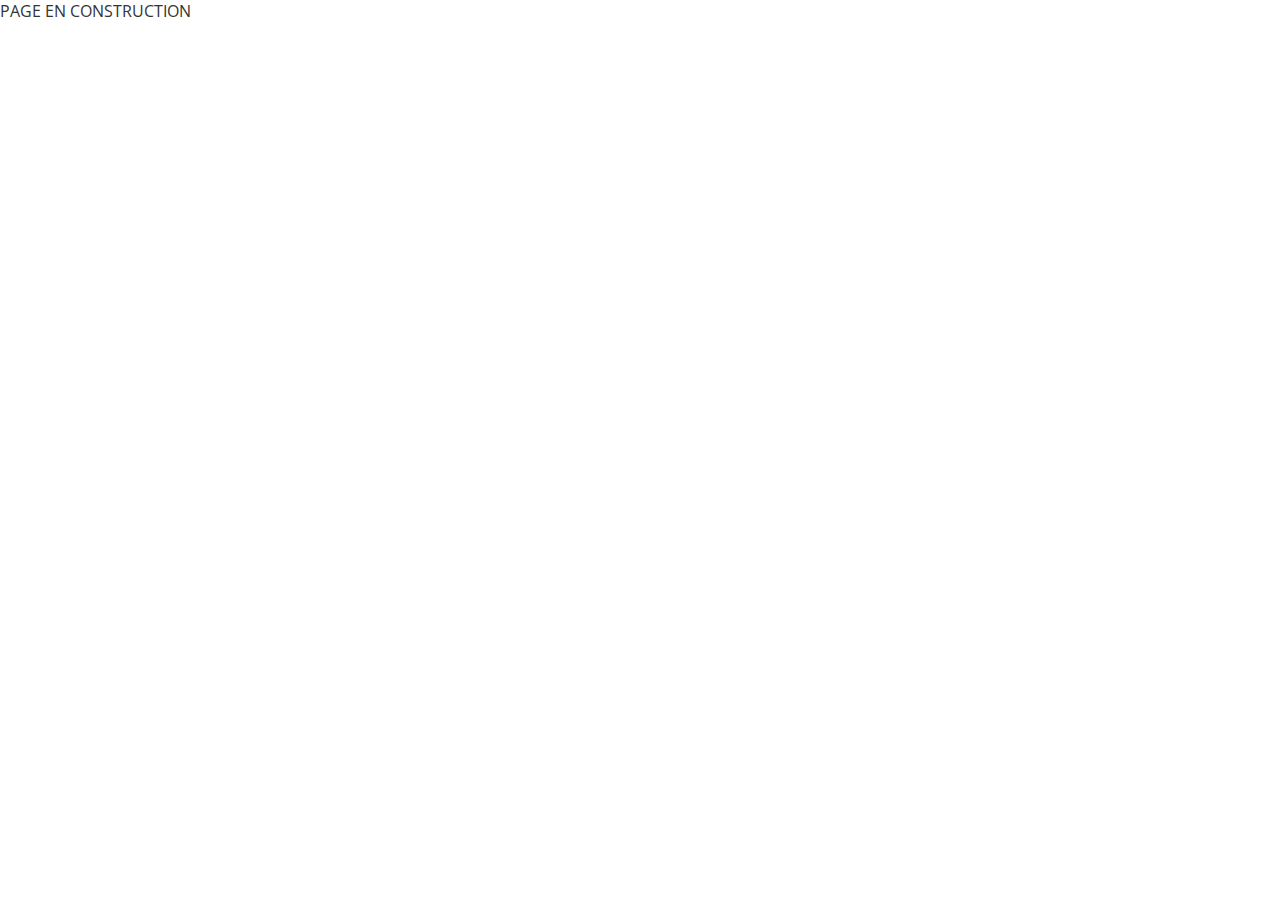
<file: quoifaire.html>
<!doctype html>
<html>
  <head>
    <meta charset="utf-8">

    <!-- Always force latest IE rendering engine or request Chrome Frame -->
    <meta content="IE=edge,chrome=1" http-equiv="X-UA-Compatible">
    
    <!-- For Bootstrap responsiveness -->
    <meta http-equiv="X-UA-Compatible" content="IE=edge">
    <meta name="viewport" content="width=device-width, initial-scale=1">

    <!-- Use title if it's in the page YAML frontmatter -->
    <title>What to do</title>


    <link href="stylesheets/all.css" rel="stylesheet" />
    <script src="javascripts/all.js"></script>
    
    <!-- HTML5 Shim and Respond.js IE8 support of HTML5 elements and media queries -->
    <!-- Leave those next 4 lines if you care about users using IE8 -->
    <!--[if lt IE 9]>
      <script src="https://oss.maxcdn.com/html5shiv/3.7.2/html5shiv.min.js"></script>
      <script src="https://oss.maxcdn.com/respond/1.4.2/respond.min.js"></script>
    <![endif]-->
  </head>

  <body class="whattodo">

  <p>PAGE EN CONSTRUCTION</p>

</body>
</html>
</file>
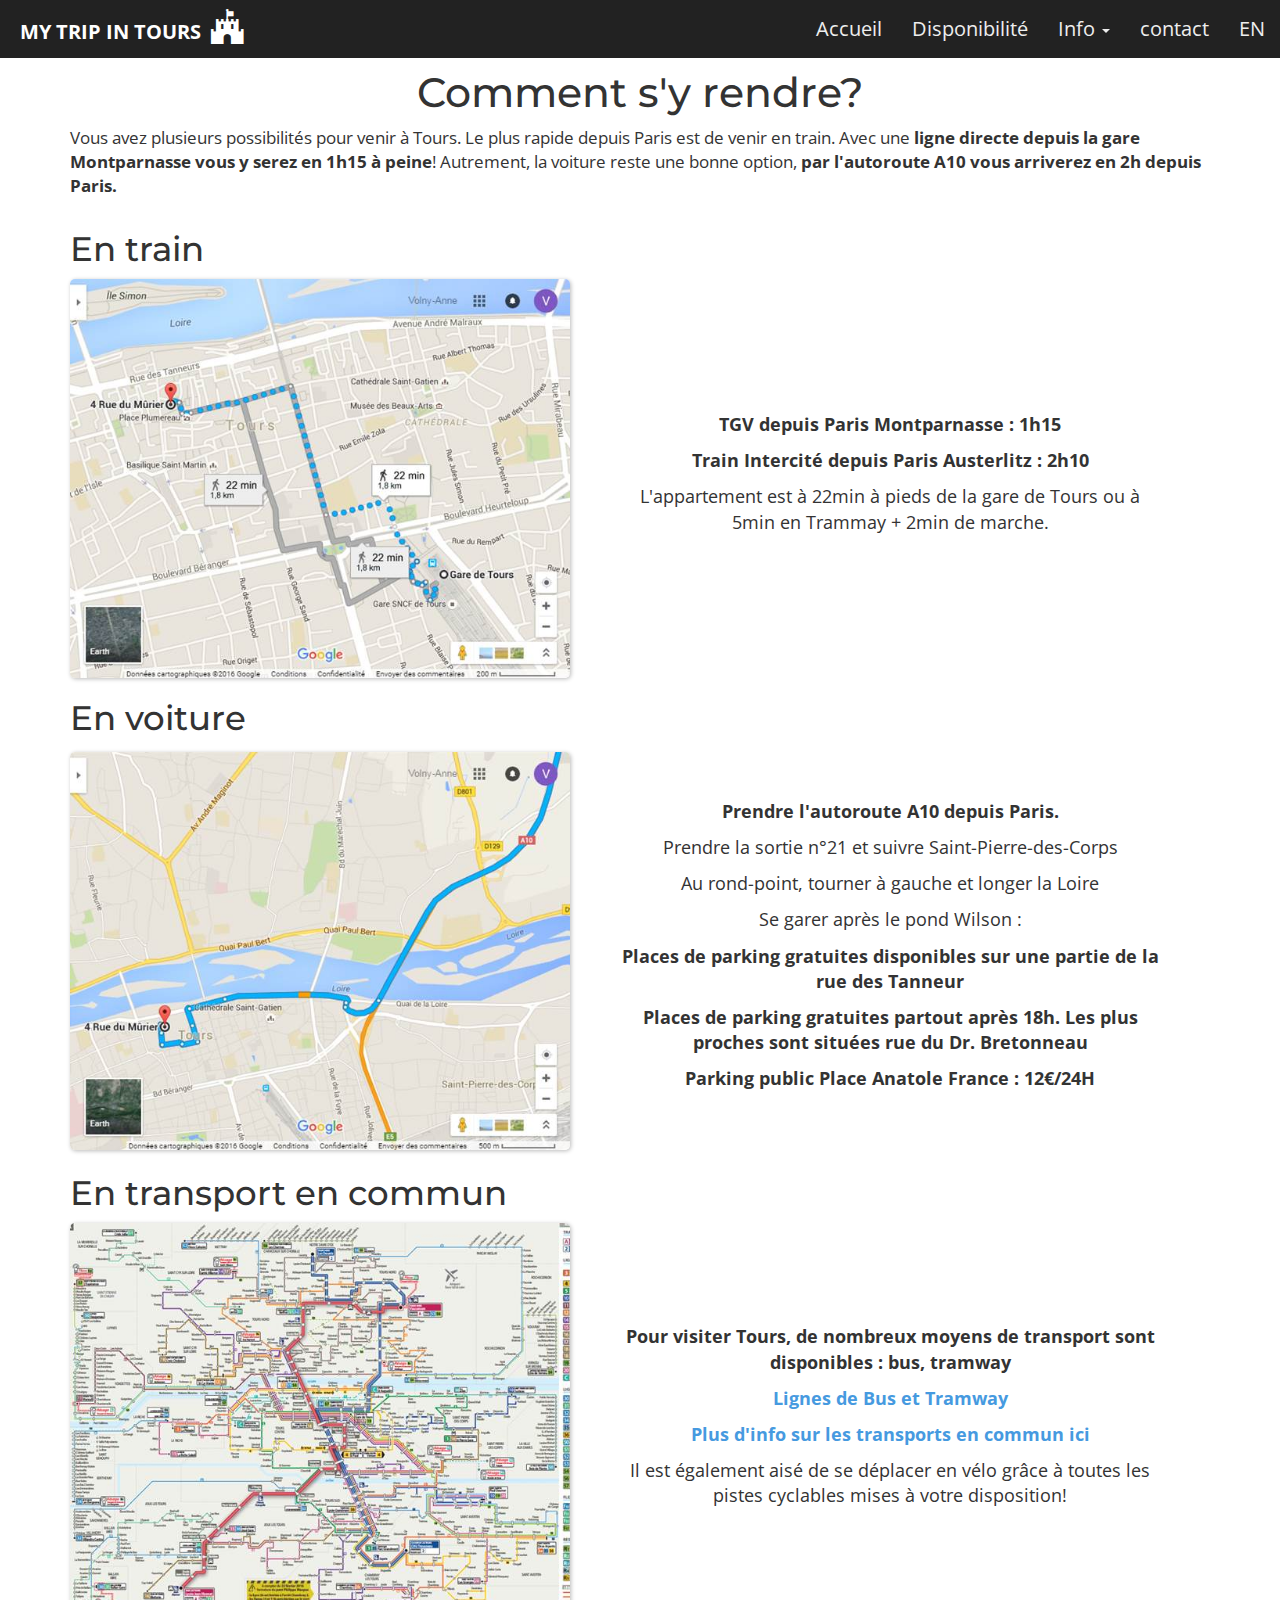
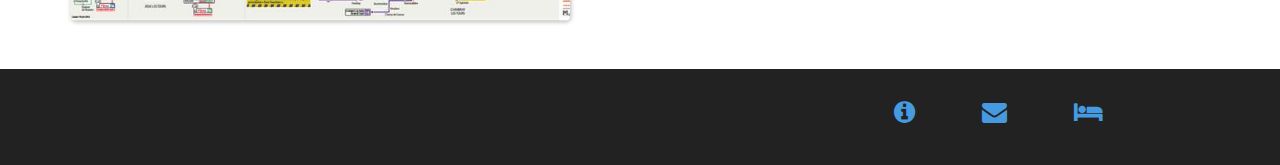
<file: syrendre.html>
<!doctype html>
<html>
  <head>
    <meta charset="utf-8">

    <!-- Always force latest IE rendering engine or request Chrome Frame -->
    <meta content="IE=edge,chrome=1" http-equiv="X-UA-Compatible">
    
    <!-- For Bootstrap responsiveness -->
    <meta http-equiv="X-UA-Compatible" content="IE=edge">
    <meta name="viewport" content="width=device-width, initial-scale=1">

    <!-- Use title if it's in the page YAML frontmatter -->
    <title>S'y rendre</title>


    <link href="stylesheets/all.css" rel="stylesheet" />
    <script src="javascripts/all.js"></script>

    
    <!-- HTML5 Shim and Respond.js IE8 support of HTML5 elements and media queries -->
    <!-- Leave those next 4 lines if you care about users using IE8 -->
    <!--[if lt IE 9]>
      <script src="https://oss.maxcdn.com/html5shiv/3.7.2/html5shiv.min.js"></script>
      <script src="https://oss.maxcdn.com/respond/1.4.2/respond.min.js"></script>
    <![endif]-->
  </head>

   <body class="getthere">

        <nav class="navbar navbar-default navbar-fixed-top navbar-transparent">
          <div class="container-fluid">
            <!-- Brand and toggle get grouped for better mobile display -->
            <div class="navbar-header">
              <button type="button" class="navbar-toggle collapsed" data-toggle="collapse" data-target="#bs-example-navbar-collapse-1" aria-expanded="false">
                <span class="sr-only">Toggle navigation</span>
                <span class="icon-bar"></span>
                <span class="icon-bar"></span>
                <span class="icon-bar"></span>
              </button>
              
          <a class="navbar-brand list-inline no-padding hidden-xs" href="accueil.html">            
            <ul class="brand-padding no-margin">
                <li class="logo">MY TRIP IN TOURS</li>
                <li><i class="fa fa-fort-awesome castle"></i></li>
              </ul>
          </a>
          <a class="navbar-brand list-inline no-padding hidden-sm hidden-md hidden-lg" href="accueil.html">            
            <ul class="brand-padding2 no-margin">
                <li class="logo2">MY TRIP IN TOURS</li>
                <li><i class="fa fa-fort-awesome castle2"></i></li>
              </ul>
          </a>        
        </div>

            <!-- Collect the nav links, forms, and other content for toggling -->
            <div class="collapse navbar-collapse" id="bs-example-navbar-collapse-1">

              <ul class="nav navbar-nav navbar-right">            
                <li><a href="accueil.html">Accueil</a></li>
                <li><a href="disponibilite.html">Disponibilité</a></li>
                <!--li class="dropdown">
                  <a href="#" class="dropdown-toggle" data-toggle="dropdown" role="button" aria-haspopup="true" aria-expanded="false">Availabiliy <span class="caret"></span></a>
                  <ul class="dropdown-menu">
                    <li><a href="#">Romantic 1 beeroom flat</a></li>
                    <li><a href="#">Modern 2 bedrooms flat</a></li>               
                    <li role="separator" class="divider"></li>
                    <li><a href="#">Testimonials</a></li>
                  </ul>
                </li-->
                <li class="dropdown">
                  <a href="#" class="dropdown-toggle" data-toggle="dropdown" role="button" aria-haspopup="true" aria-expanded="false">Info <span class="caret"></span></a>
                  <ul class="dropdown-menu">
                    <li><a href="syrendre.html">Comment s'y rendre?</a></li>
                    <li><a href="quefaire.html">Que faire à Tours?</a></li>              
                  </ul>
                </li>
                <!--li class="dropdown">
                  <a href="#" class="dropdown-toggle" data-toggle="dropdown" role="button" aria-haspopup="true" aria-expanded="false">EN <span class="caret"></span></a>
                  <ul class="dropdown-menu">
                    <li><a href="./">FR</a></li>            
                  </ul>
                </li-->
                <li><a href="contact_FR.html">contact</a></li>
                <li><a href="getthere.html">EN</a></li>  
              </ul>
            </div><!-- /.navbar-collapse -->
          </div><!-- /.container-fluid -->
        </nav>

        <div class="spacer"></div>

      <div class="container descrip">
        <div class="row">
          <div class="col-sm-12 col-md-12">
            <h1 class="text-center">Comment s'y rendre?</h1>
            <p>Vous avez plusieurs possibilités pour venir à Tours. Le plus rapide depuis Paris est de venir en train. Avec une <span style="font-weight: bold">ligne directe depuis la gare Montparnasse vous y serez en 1h15 à peine</span>! Autrement, la voiture reste une bonne option, <span style="font-weight: bold">par l'autoroute A10 <span style="font-weight: bold"> vous arriverez en 2h depuis Paris</span>.</p>
          </div>
       <!--div class="col-sm-12 col-md-12 spacer"></div-->

       <div class="col-sm-12 col-md-12 descrip">
         <h2>En train</h2>
       </div>    
       <div class="col-sm-12 col-md-12 descrip hidden-xs hidden-sm">
         <table>
           <tbody>
             <tr>
               <td><a href="https://goo.gl/maps/AEQyXikjZeJ2" target="_blank"><img src="images/carte-bytrain.jpg" style="width: 500px" class="map-border ombre" /></a>
               <td class="text-center" style="font-size: 18px; padding:50px">
                 <p><span style="font-weight: bold">TGV depuis Paris Montparnasse : 1h15</span></p> 
                 <p><span style="font-weight: bold">Train Intercité depuis Paris Austerlitz : 2h10</span></p>
                 <p>L'appartement est à 22min à pieds de la gare de Tours ou à 5min en Trammay + 2min de marche.</p>
               </td>
             </tr>
           </tbody>
         </table>
       </div>
       <div class="col-sm-12 descrip  hidden-md hidden-lg">  
         <a href="https://goo.gl/maps/AEQyXikjZeJ2" target="_blank"><img src="images/carte-bytrain.jpg" style="width: 500px" class="img-responsive map-border ombre" /></a>
       </div>
       <div class="col-sm-12 descrip hidden-md hidden-lg" style="font-size: 15px;">
             <p><span style="font-weight: bold">TGV depuis Paris Montparnasse : 1h15</span></p> 
             <p><span style="font-weight: bold">Train Intercité depuis Paris Austerlitz : 2h10</span></p>
             <p>L'appartement est à 22min à pieds de la gare de Tours ou à 5min en Trammay + 2min de marche.</p>
       </div>

        <div class="col-sm-12 col-md-12 descrip">
          <h2>En voiture</h2>
        </div>
        <div class="col-sm-12 col-md-12 descrip hidden-xs hidden-sm">
          <table>
            <tbody>
              <tr>
                <td><a href="https://goo.gl/maps/qk57Hqwa2ME2" target="_blank"><img src="images/carte-bycar.jpg" style="width: 500px" class="map-border ombre" /></a></td>
                <td class="text-center" style="font-size: 18px; padding:50px">
                  <p><span style="font-weight: bold">Prendre l'autoroute A10 depuis Paris.</span></p> 
                  <p>Prendre la sortie n°21 et suivre Saint-Pierre-des-Corps</p>
                  <p>Au rond-point, tourner à gauche et longer la Loire</p>
                  <p>Se garer après le pond Wilson :</p>
                  <p><span style="font-weight: bold">Places de parking gratuites disponibles sur une partie de la rue des Tanneur</span></p>
                  <p><span style="font-weight: bold">Places de parking gratuites partout après 18h. Les plus proches sont situées rue du Dr. Bretonneau</span></p>
                  <p><span style="font-weight: bold">Parking public Place Anatole France : 12€/24H</span></p>
                </td>
              </tr>
            </tbody>
          </table>
        </div>
        <div class="col-sm-12 col-md-5 descrip hidden-md hidden-lg">  
          <a href="https://goo.gl/maps/qk57Hqwa2ME2" target="_blank"><img src="images/carte-bycar.jpg" style="width: 500px" class="img-responsive map-border ombre" /></a>
        </div>
        <div class="col-sm-12 descrip list-inline hidden-md hidden-lg" style="font-size: 15px;">
          <p><span style="font-weight: bold">Prendre l'autoroute A10 depuis Paris.</span></p> 
          <p>Prendre la sortie n°21 et suivre Saint-Pierre-des-Corps</p>
          <p>Au rond-point, tourner à gauche et longer la Loire</p>
          <p>Se garer après le pond Wilson :</p>
          <p><span style="font-weight: bold">Places de parking gratuites disponibles sur une partie de la rue des Tanneur</span></p>
          <p><span style="font-weight: bold">Places de parking gratuites partout après 18h. Les plus proches sont situées rue du Dr. Bretonneau</span></p>
          <p><span style="font-weight: bold">Parking public Place Anatole France : 12€/24H</span></p>
        </div>

        <div class="col-sm-12 col-md-12 descrip">
          <h2>En transport en commun</h2>
        </div>    
        <div class="col-sm-12 col-md-12 descrip hidden-xs hidden-sm">
          <table>
            <tbody>
              <tr>
                <td><a href="https://www.filbleu.fr/images/infosvoyageurs/plans/2016-fevrier/Plan_sch%C3%A9matique_2016-01.pdf" target="_blank"><img src="images/carte-public.jpg" style="width: 500px" class="map-border ombre" /></a>
                <td class="text-center" style="font-size: 18px; padding:50px">
                  <p><span style="font-weight: bold">Pour visiter Tours, de nombreux moyens de transport sont disponibles : bus, tramway</span></p>
                  <p><span style="font-weight: bold"><a href="https://www.filbleu.fr/images/infosvoyageurs/plans/2016-fevrier/Plan_sch%C3%A9matique_2016-01.pdf" target="_blank">Lignes de Bus et Tramway</a></span></p>
                  <p><span style="font-weight: bold"><a href="https://www.filbleu.fr/" target="_blank">Plus d'info sur les transports en commun ici</a></span></p>
                  <p>Il est également aisé de se déplacer en vélo grâce à toutes les pistes cyclables mises à votre disposition!</p>
                </td>
              </tr>
            </tbody>
          </table>
        </div>
        <div class="col-sm-12 descrip hidden-md hidden-lg">  
          <a href="https://www.filbleu.fr/images/infosvoyageurs/plans/2016-fevrier/Plan_sch%C3%A9matique_2016-01.pdf" target="_blank"><img src="images/carte-public.jpg" style="width: 500px" class="img-responsive map-border ombre" /></a>
        </div>
        <div class="col-sm-12 descrip hidden-md hidden-lg" style="font-size: 15px;">           
              <p><span style="font-weight: bold"><span style="font-weight: bold">Pour visiter Tours, de nombreux moyens de transport sont disponibles : bus, tramway</span></p>
              <p><span style="font-weight: bold"><a href="https://www.filbleu.fr/images/infosvoyageurs/plans/2016-fevrier/Plan_sch%C3%A9matique_2016-01.pdf" target="_blank">Lignes de Bus et Tramway</a></span></p>
              <p><span style="font-weight: bold"><a href="https://www.filbleu.fr/" target="_blank">Plus d'info sur les transports en commun ici</a></span></p>
              <p>Il est également aisé de se déplacer en vélo grâce à toutes les pistes cyclables mises à votre disposition!</p>
        </div>


        </div>
      </div>
    </div>

        <div class="spacer"></div>

        <div class="footer list-inline">
          <div class="container">
            <div class="row">
               <div class="col-md-7 hidden-xs">
              
                </div>
                <div class="col-md-5 hidden-xs">
                  <ul>
                    <li style="padding-left: 30px; padding-right: 30px;"><a href="disponibilite.html"><i class="fa fa-info-circle"></i></a></li>
                    <li style="padding-left: 30px; padding-right: 30px;"><a href="contact_FR.html"><i class="fa fa-envelope"></i></li>
                    <li style="padding-left: 30px; padding-right: 30px;"><a href="#"><i class="fa fa-bed"></i></a></li>
                  </ul>           
                </div>

              <div class="col-md-12 hidden-sm hidden-md hidden-lg">
                <ul>
                  <li><a href="disponibilite.html"><i class="fa fa-info-circle"></i></a></li>
                  <li><a href="contact_FR.html"><i class="fa fa-envelope"></i></li>
                  <li><a href="#"><i class="fa fa-bed"></i></a></li>
                </ul>
              </div>
            </div>
          </div>  
        </div>

</body>
</html>
</file>
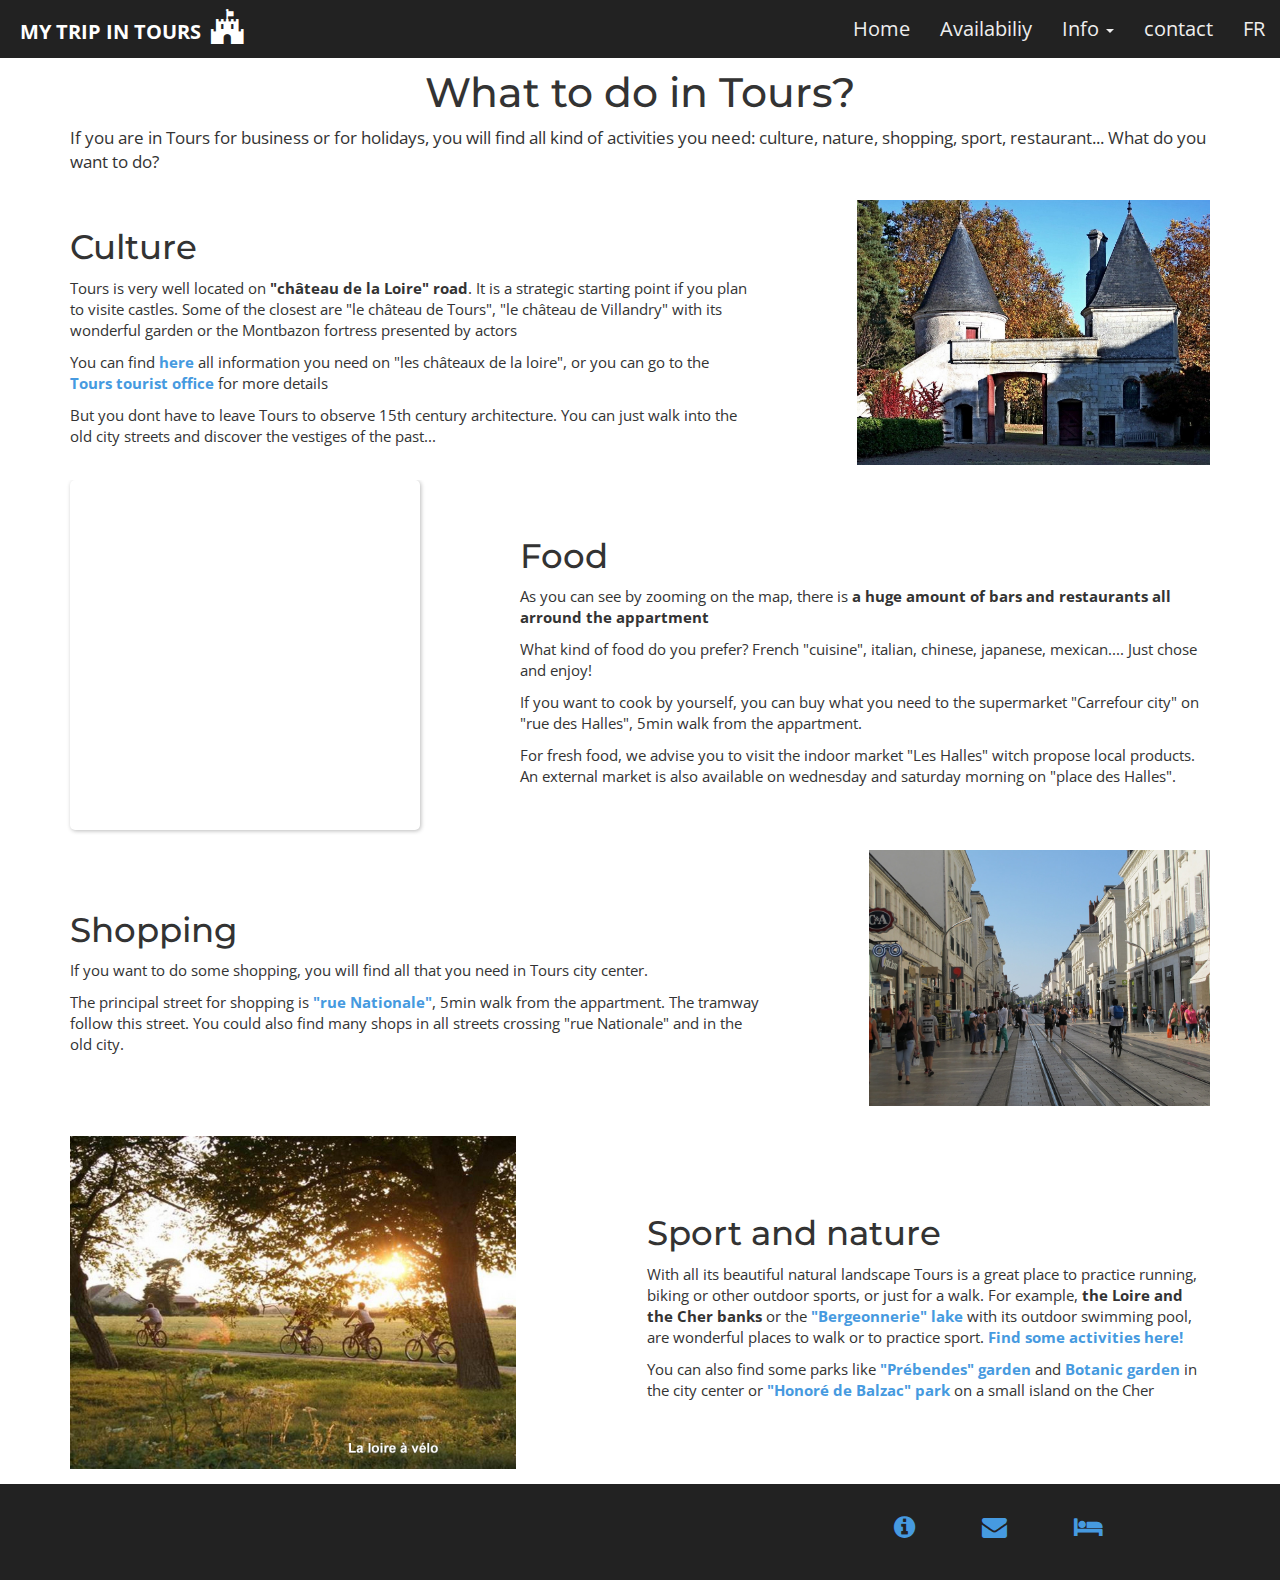
<file: whattodo.html>
<!doctype html>
<html>
  <head>
    <meta charset="utf-8">

    <!-- Always force latest IE rendering engine or request Chrome Frame -->
    <meta content="IE=edge,chrome=1" http-equiv="X-UA-Compatible">
    
    <!-- For Bootstrap responsiveness -->
    <meta http-equiv="X-UA-Compatible" content="IE=edge">
    <meta name="viewport" content="width=device-width, initial-scale=1">

    <!-- Use title if it's in the page YAML frontmatter -->
    <title>What to do</title>


    <link href="stylesheets/all.css" rel="stylesheet" />
    <script src="javascripts/all.js"></script>
    
    <!-- HTML5 Shim and Respond.js IE8 support of HTML5 elements and media queries -->
    <!-- Leave those next 4 lines if you care about users using IE8 -->
    <!--[if lt IE 9]>
      <script src="https://oss.maxcdn.com/html5shiv/3.7.2/html5shiv.min.js"></script>
      <script src="https://oss.maxcdn.com/respond/1.4.2/respond.min.js"></script>
    <![endif]-->
  </head>

  <body class="whattodo">

        <nav class="navbar navbar-default navbar-fixed-top navbar-transparent">
          <div class="container-fluid">
            <!-- Brand and toggle get grouped for better mobile display -->
            <div class="navbar-header">
              <button type="button" class="navbar-toggle collapsed" data-toggle="collapse" data-target="#bs-example-navbar-collapse-1" aria-expanded="false">
                <span class="sr-only">Toggle navigation</span>
                <span class="icon-bar"></span>
                <span class="icon-bar"></span>
                <span class="icon-bar"></span>
              </button>
              
          <a class="navbar-brand list-inline no-padding hidden-xs" href="index.html">            
            <ul class="brand-padding no-margin">
                <li class="logo">MY TRIP IN TOURS</li>
                <li><i class="fa fa-fort-awesome castle"></i></li>
              </ul>
          </a>
          <a class="navbar-brand list-inline no-padding hidden-sm hidden-md hidden-lg" href="index.html">            
            <ul class="brand-padding2 no-margin">
                <li class="logo2">MY TRIP IN TOURS</li>
                <li><i class="fa fa-fort-awesome castle2"></i></li>
              </ul>
          </a>        
        </div>

            <!-- Collect the nav links, forms, and other content for toggling -->
            <div class="collapse navbar-collapse" id="bs-example-navbar-collapse-1">

              <ul class="nav navbar-nav navbar-right">            

                <li><a href="index.html">Home</a></li>
                <li><a href="availability.html">Availabiliy</a></li>
                <!--li class="dropdown">
                  <a href="#" class="dropdown-toggle" data-toggle="dropdown" role="button" aria-haspopup="true" aria-expanded="false">Availabiliy <span class="caret"></span></a>
                  <ul class="dropdown-menu">
                    <li><a href="#">Romantic 1 beeroom flat</a></li>
                    <li><a href="#">Modern 2 bedrooms flat</a></li>               
                    <li role="separator" class="divider"></li>
                    <li><a href="#">Testimonials</a></li>
                  </ul>
                </li-->
                <li class="dropdown">
                  <a href="#" class="dropdown-toggle" data-toggle="dropdown" role="button" aria-haspopup="true" aria-expanded="false">Info <span class="caret"></span></a>
                  <ul class="dropdown-menu">
                    <li><a href="getthere.html">How to get there?</a></li>
                    <li><a href="whattodo.html">What to do in Tours?</a></li>              
                  </ul>
                </li>
                <!--li class="dropdown">
                  <a href="#" class="dropdown-toggle" data-toggle="dropdown" role="button" aria-haspopup="true" aria-expanded="false">EN <span class="caret"></span></a>
                  <ul class="dropdown-menu">
                    <li><a href="./">FR</a></li>            
                  </ul>
                </li-->
                <li><a href="contact.html">contact</a></li>
                <li><a href="quefaire.html">FR</a></li>  
              </ul>
            </div><!-- /.navbar-collapse -->
          </div><!-- /.container-fluid -->
        </nav>
    

    <div class="spacer"></div>

<div class="container descrip">
	<div class="row">
    <div class="col-sm-12 col-md-12">
      <h1 class="text-center">What to do in Tours?</h1>
      <p>If you are in Tours for business or for holidays, you will find all kind of activities you need: culture, nature, shopping, sport, restaurant... What do you want to do?</p>
    </div>
 

    <div class="col-sm-12 col-md-12 descrip hidden-xs table-responsive" style="font-size: 15px">
      <table>
        <tbody>
          <tr>
            <td>
              <h2>Culture</h2>
              <p>Tours is very well located on <span style="font-weight: bold">"château de la Loire" road</span>. It is a strategic starting point if you plan to visite castles. Some of the closest are "le château de Tours", "le château de Villandry" with its wonderful garden or the Montbazon fortress presented by actors</p> 
              <p>You can find <a href="http://loire-chateaux.co.uk/en-gb/" target="_blank"><span style="font-weight: bold">here</span></a> all information you need on "les châteaux de la loire", or you can go to the <a href="http://www.tours-tourism.co.uk/" target="_blank"><span style="font-weight: bold">Tours tourist office</span></a> for more details</p>
              <p>But you dont have to leave Tours to observe 15th century architecture. You can just walk into the old city streets and discover the vestiges of the past...</p>
            <td class="text-right">
              <img class="resized" style="padding-right: 0px" src="images/16_9_5.jpg" />
            </td>
          </tr>
        </tbody>
      </table>
    </div>
    <div class="col-sm-12 descrip hidden-sm hidden-md hidden-lg" style="font-size: 15px">  
      <h2>Culture</h2>
      <p>Tours is very well located on <span style="font-weight: bold">"château de la Loire" road</span>. It is a strategic starting point if you plan to visite castles. Some of the closest are "le château de Tours", "le château de Villandry" with its wonderful garden or the Montbazon fortress presented by actors</p> 
      <p>You can find <a href="http://loire-chateaux.co.uk/en-gb/" target="_blank"><span style="font-weight: bold">here</span></a> all information you need on "les châteaux de la loire", or you can go to the <a href="http://www.tours-tourism.co.uk/" target="_blank"><span style="font-weight: bold">Tours tourist office</span></a> for more details</p>
      <p>But you dont have to leave Tours to observe 15th century architecture. You can just walk into the old city streets and discover the vestiges of the past...</p>
    </div>
    <div class="col-sm-12 descrip hidden-sm hidden-md hidden-lg text-center" style="font-size: 15px">
          <img class="resized" src="images/16_9_5.jpg" />
    </div>


    <div class="col-sm-12 col-md-12 descrip hidden-xs table-responsive" style="font-size: 15px">
      <table>
        <tbody>
          <tr>
            <td>
              <iframe src="https://www.google.com/maps/embed?pb=!1m18!1m12!1m3!1d2700.8762848255533!2d0.6787410156231786!3d47.39484667917121!2m3!1f0!2f0!3f0!3m2!1i1024!2i768!4f13.1!3m3!1m2!1s0x47fcd5bb97a571c9%3A0x4384332615873666!2s4+Rue+du+M%C3%BBrier%2C+37000+Tours!5e0!3m2!1sfr!2sfr!4v1458243309261" width="350px" height="350px" frameborder="0" style="border:0" padding="5px" class="map-border ombre" allowfullscreen ></iframe>
            <td style="padding-left:100px">
              <h2>Food</h2>
              <p>As you can see by zooming on the map, there is <span style="font-weight: bold">a huge amount of bars and restaurants all arround the appartment</span></p> 
              <p>What kind of food do you prefer? French "cuisine", italian, chinese, japanese, mexican.... Just chose and enjoy!</p>
              <p>If you want to cook by yourself, you can buy what you need to the supermarket "Carrefour city" on "rue des Halles", 5min walk from the appartment.</p> 
              <p>For fresh food, we advise you to visit the indoor market "Les Halles" witch propose local products. An external market is also available on wednesday and saturday morning on "place des Halles".</p>
            </td>
          </tr>
        </tbody>
      </table>
    </div>
    <div class="col-sm-12 descrip hidden-sm hidden-md hidden-lg" style="font-size: 15px">  
      <h2>Food</h2>
      <p>As you can see by zooming on the map, there is <span style="font-weight: bold">a huge amount of bars and restaurants all arround the appartment</span></p> 
      <p>What kind of food do you prefer? French "cuisine", italian, chinese, japanese, mexican.... Just chose and enjoy!</p>
      <p>If you want to cook by yourself, you can buy what you need to the supermarket "Carrefour city" on "rue des Halles", 5min walk from the appartment.</p> 
      <p>For fresh food, we advise you to visit the indoor market "Les Halles" witch propose local products. An external market is also available on wednesday and saturday morning on "place des Halles".</p>
    </div>
    <div class="col-sm-12 descrip hidden-sm hidden-md hidden-lg" style="font-size: 15px">
          <iframe src="https://www.google.com/maps/embed?pb=!1m18!1m12!1m3!1d2700.8762848255533!2d0.6787410156231786!3d47.39484667917121!2m3!1f0!2f0!3f0!3m2!1i1024!2i768!4f13.1!3m3!1m2!1s0x47fcd5bb97a571c9%3A0x4384332615873666!2s4+Rue+du+M%C3%BBrier%2C+37000+Tours!5e0!3m2!1sfr!2sfr!4v1458243309261" width="100%" height="350px" frameborder="0" style="border:0" padding="5px" class="map-border ombre" allowfullscreen ></iframe>
    </div>



    <div class="col-sm-12 col-md-12 descrip hidden-xs" style="font-size: 15px">
      <table>
        <tbody>
          <tr>
                       
            <td>
              <h2>Shopping</h2>
              <p>If you want to do some shopping, you will find all that you need in Tours city center.</p> 
              <p>The principal street for shopping is <a href="https://www.google.fr/maps/dir/4+Rue+du+M%C3%BBrier,+Tours/47.3954451,0.6868199/@47.3947916,0.6838473,17.75z/data=!4m9!4m8!1m5!1m1!1s0x47fcd5bb97a571c9:0x4384332615873666!2m2!1d0.6809297!2d47.3948467!1m0!3e2" target="_blank"><span style="font-weight: bold">"rue Nationale"</span></a>, 5min walk from the appartment. The tramway follow this street. You could also find many shops in all streets crossing "rue Nationale" and in the old city.</p>
            <td class="text-right"><img class="resized" style="padding-right: 0px" src="images/rue_nat.jpg" /> 
            </td>
          </tr>
        </tbody>
      </table>
    </div>
    <div class="col-sm-12 descrip hidden-sm hidden-md hidden-lg" style="font-size: 15px">  
      <h2>Shopping</h2>
      <p>If you want to do some shopping, you will find all that you need in Tours city center.</p> 
      <p>The principal street for shopping is <a href="https://www.google.fr/maps/dir/4+Rue+du+M%C3%BBrier,+Tours/47.3954451,0.6868199/@47.3947916,0.6838473,17.75z/data=!4m9!4m8!1m5!1m1!1s0x47fcd5bb97a571c9:0x4384332615873666!2m2!1d0.6809297!2d47.3948467!1m0!3e2" target="_blank"><span style="font-weight: bold">"rue Nationale"</span></a>, 5min walk from the appartment. The tramway follow this street. You could also find many shops in all streets crossing "rue Nationale" and in the old city.</p>
    </div>
    <div class="col-sm-12 descrip hidden-sm hidden-md hidden-lg text-center" style="font-size: 15px">
          <img class="resized" src="images/rue_nat.jpg" /> 
    </div>


    <div class="col-sm-12 col-md-12 descrip hidden-xs table-responsive" style="font-size: 15px">
      <table>
        <tbody>
          <tr>
            <td>
              <img class="resized" style="padding-left: 0px" src="images/072t.jpg" />
            <td>
              <h2>Sport and nature</h2>
              <p>With all its beautiful natural landscape Tours is a great place to practice running, biking or other outdoor sports, or just for a walk. For example, <span style="font-weight: bold">the Loire and the Cher banks</span> or the <a href="https://www.google.fr/maps/place/Centre+Aquatique+du+Lac/@47.3675099,0.6900788,17z/data=!4m5!3m4!1s0x47fcd681cdf23a25:0x87ba7187cfe91d31!8m2!3d47.3677606!4d0.6971598" target="_blank"><span style="font-weight: bold">"Bergeonnerie" lake</span></a> with its outdoor swimming pool, are wonderful places to walk or to practice sport. <a href="https://www.tours.fr/96-le-programme-d-activites-du-mois.htm" target="_blank"><span style="font-weight: bold">Find some activities here!</span></a>
              <p>You can also find some parks like <a href="https://www.google.fr/maps/place/Jardin+des+Pr%C3%A9bendes+d'O%C3%A9/@47.3851776,0.6820753,17z/data=!3m1!4b1!4m5!3m4!1s0x47fcd5c7d2bacbbd:0x2897adfc23aedc25!8m2!3d47.385174!4d0.684264" target="_blank"><span style="font-weight: bold">"Prébendes" garden</span></a> and <a href="https://www.google.fr/maps/place/Jardin+Botanique/@47.3861666,0.6648213,17z/data=!3m1!4b1!4m5!3m4!1s0x47fcd5ecde96de8d:0x69588d8b8e27b493!8m2!3d47.386163!4d0.66701" target="_blank"><span style="font-weight: bold">Botanic garden</span></a> in the city center or <a href="https://www.google.fr/maps/place/Parc+Honor%C3%A9+de+Balzac/@47.3706874,0.696536,15.29z/data=!4m13!1m7!3m6!1s0x47fcd5b4366f0677:0x34e2abfccde28e33!2sParc+Honor%C3%A9+de+Balzac!3b1!8m2!3d47.390967!4d0.691158!3m4!1s0x0000000000000000:0x8bf4bef0ceae8679!8m2!3d47.371559!4d0.7043213" target="_blank"><span style="font-weight: bold">"Honoré de Balzac" park</span></a> on a small island on the Cher</p>
            </td>
          </tr>
        </tbody>
      </table>
    </div>
    <div class="col-sm-12 descrip hidden-sm hidden-md hidden-lg" style="font-size: 15px">  
      <h2>Sport and nature</h2>
      <p>With all its beautiful natural landscape Tours is a great place to practice running, biking or other outdoor sports, or just for a walk. For example, <span style="font-weight: bold">the Loire and the Cher banks</span> or the <a href="https://www.google.fr/maps/place/Centre+Aquatique+du+Lac/@47.3675099,0.6900788,17z/data=!4m5!3m4!1s0x47fcd681cdf23a25:0x87ba7187cfe91d31!8m2!3d47.3677606!4d0.6971598" target="_blank"><span style="font-weight: bold">"Bergeonnerie" lake</span></a> with its outdoor swimming pool, are wonderful places to walk or to practice sport. <a href="https://www.tours.fr/96-le-programme-d-activites-du-mois.htm" target="_blank"><span style="font-weight: bold">Find some activities here!</span></a>
      <p>You can also find some parks like <a href="https://www.google.fr/maps/place/Jardin+des+Pr%C3%A9bendes+d'O%C3%A9/@47.3851776,0.6820753,17z/data=!3m1!4b1!4m5!3m4!1s0x47fcd5c7d2bacbbd:0x2897adfc23aedc25!8m2!3d47.385174!4d0.684264" target="_blank"><span style="font-weight: bold">"Prébendes" garden</span></a> and <a href="https://www.google.fr/maps/place/Jardin+Botanique/@47.3861666,0.6648213,17z/data=!3m1!4b1!4m5!3m4!1s0x47fcd5ecde96de8d:0x69588d8b8e27b493!8m2!3d47.386163!4d0.66701" target="_blank"><span style="font-weight: bold">Botanic garden</span></a> in the city center or <a href="https://www.google.fr/maps/place/Parc+Honor%C3%A9+de+Balzac/@47.3706874,0.696536,15.29z/data=!4m13!1m7!3m6!1s0x47fcd5b4366f0677:0x34e2abfccde28e33!2sParc+Honor%C3%A9+de+Balzac!3b1!8m2!3d47.390967!4d0.691158!3m4!1s0x0000000000000000:0x8bf4bef0ceae8679!8m2!3d47.371559!4d0.7043213" target="_blank"><span style="font-weight: bold">"Honoré de Balzac" park</span></a> on a small island on the Cher</p>
    </div>
    <div class="col-sm-12 descrip hidden-sm hidden-md hidden-lg text-center" style="font-size: 15px">
          <img class="resized" src="images/072t.jpg" />
    </div>



	</div>
</div>

    <div class="footer list-inline">
      <div class="container">
        <div class="row">
           <div class="col-md-7 hidden-xs">
          
            </div>
            <div class="col-md-5 hidden-xs">
              <ul>
                <li style="padding-left: 30px; padding-right: 30px;"><a href="availability.html"><i class="fa fa-info-circle"></i></a></li>
                <li style="padding-left: 30px; padding-right: 30px;"><a href="contact.html"><i class="fa fa-envelope"></i></li>
                <li style="padding-left: 30px; padding-right: 30px;"><a href="#"><i class="fa fa-bed"></i></a></li>
              </ul>           
            </div>

          <div class="col-md-12 hidden-sm hidden-md hidden-lg">
            <ul>
              <li><a href="availability.html"><i class="fa fa-info-circle"></i></a></li>
              <li><a href="contact.html"><i class="fa fa-envelope"></i></li>
              <li><a href="#"><i class="fa fa-bed"></i></a></li>
            </ul>
          </div>
        </div>
      </div>  
    </div>

</body>
</html>
</file>
